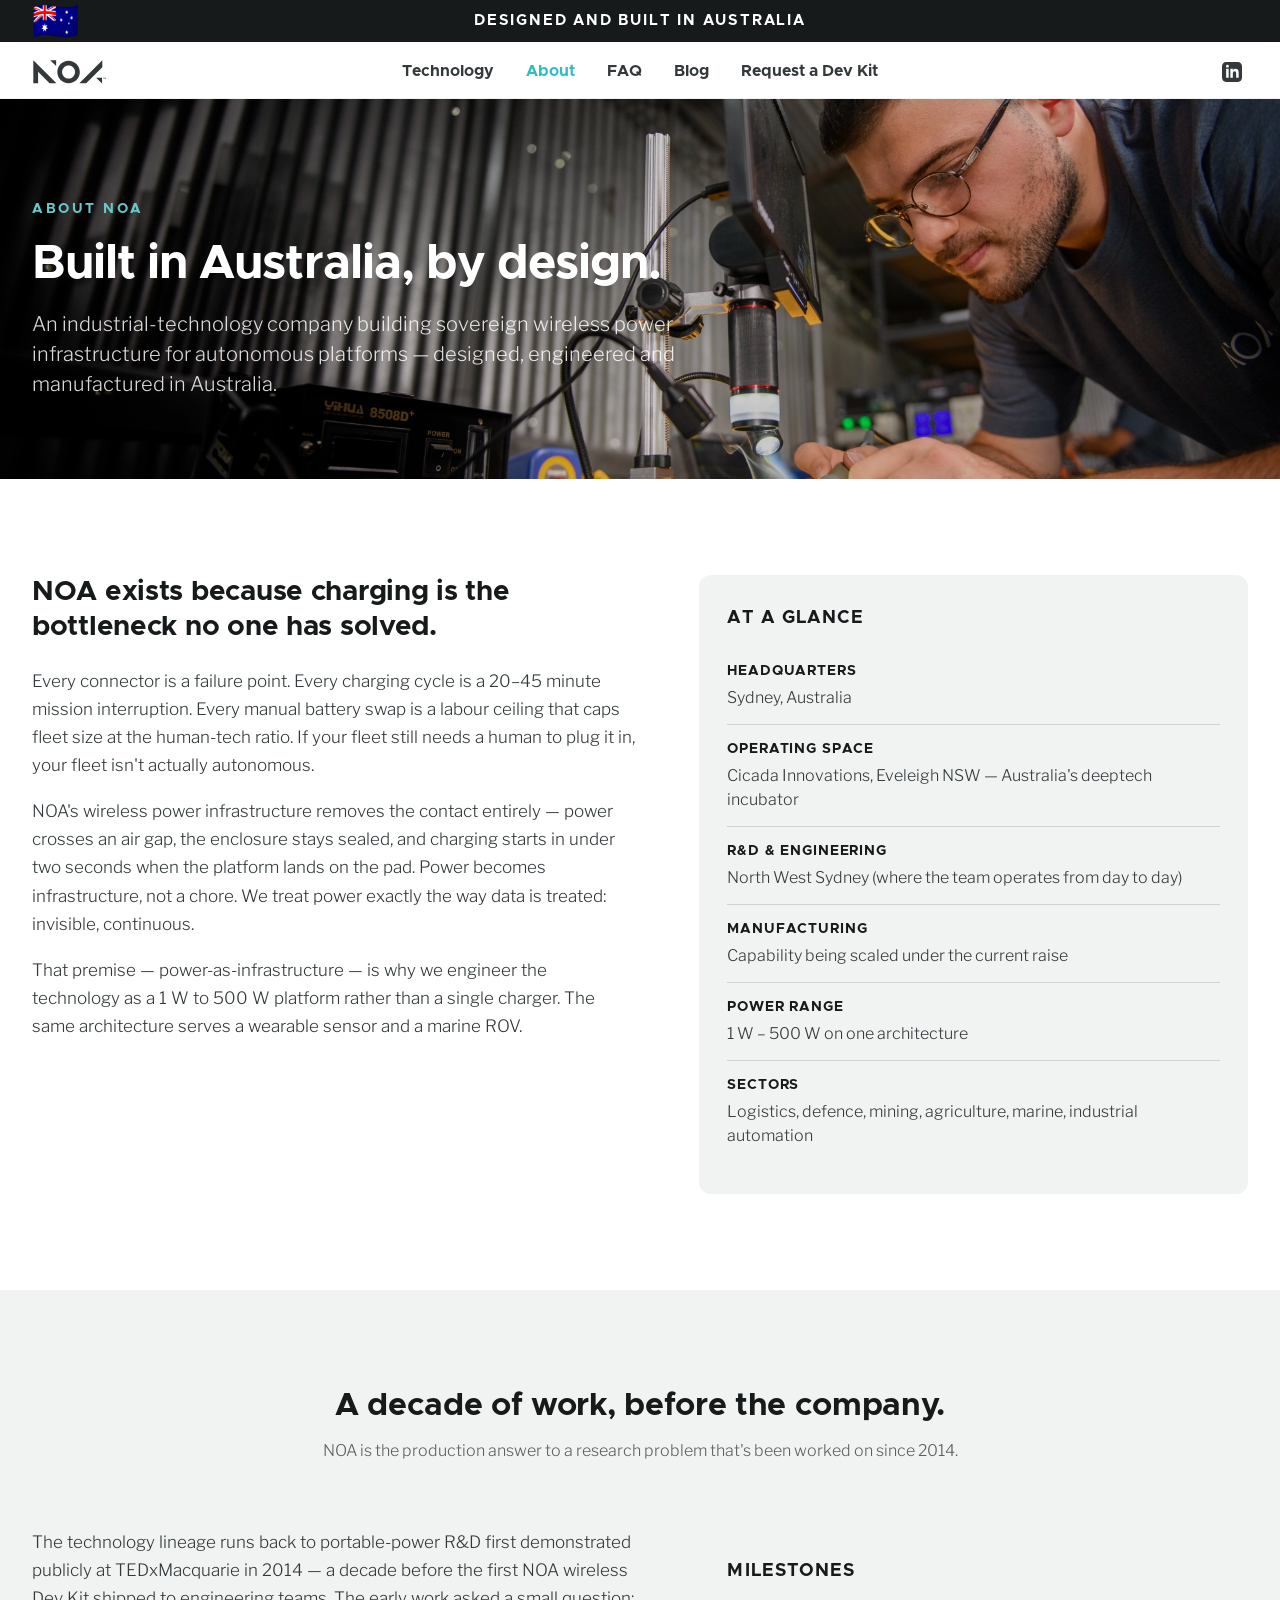
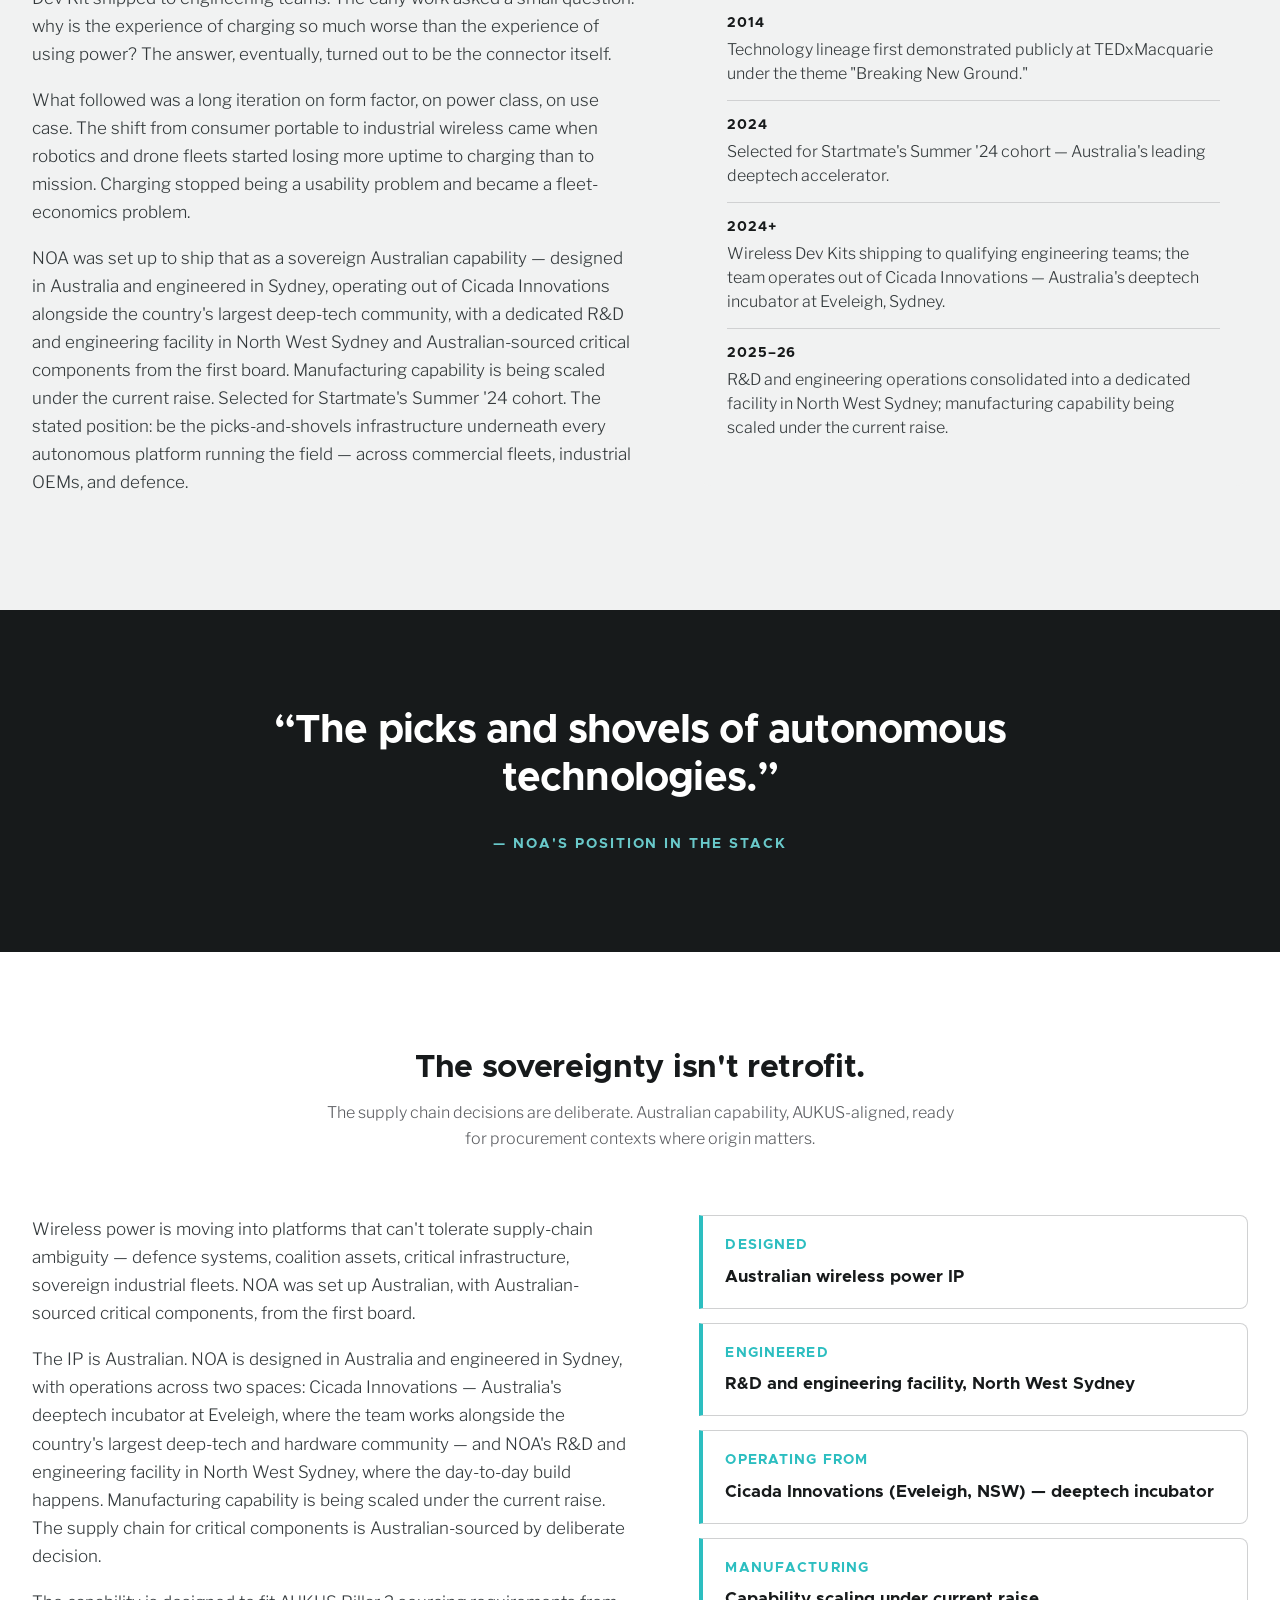
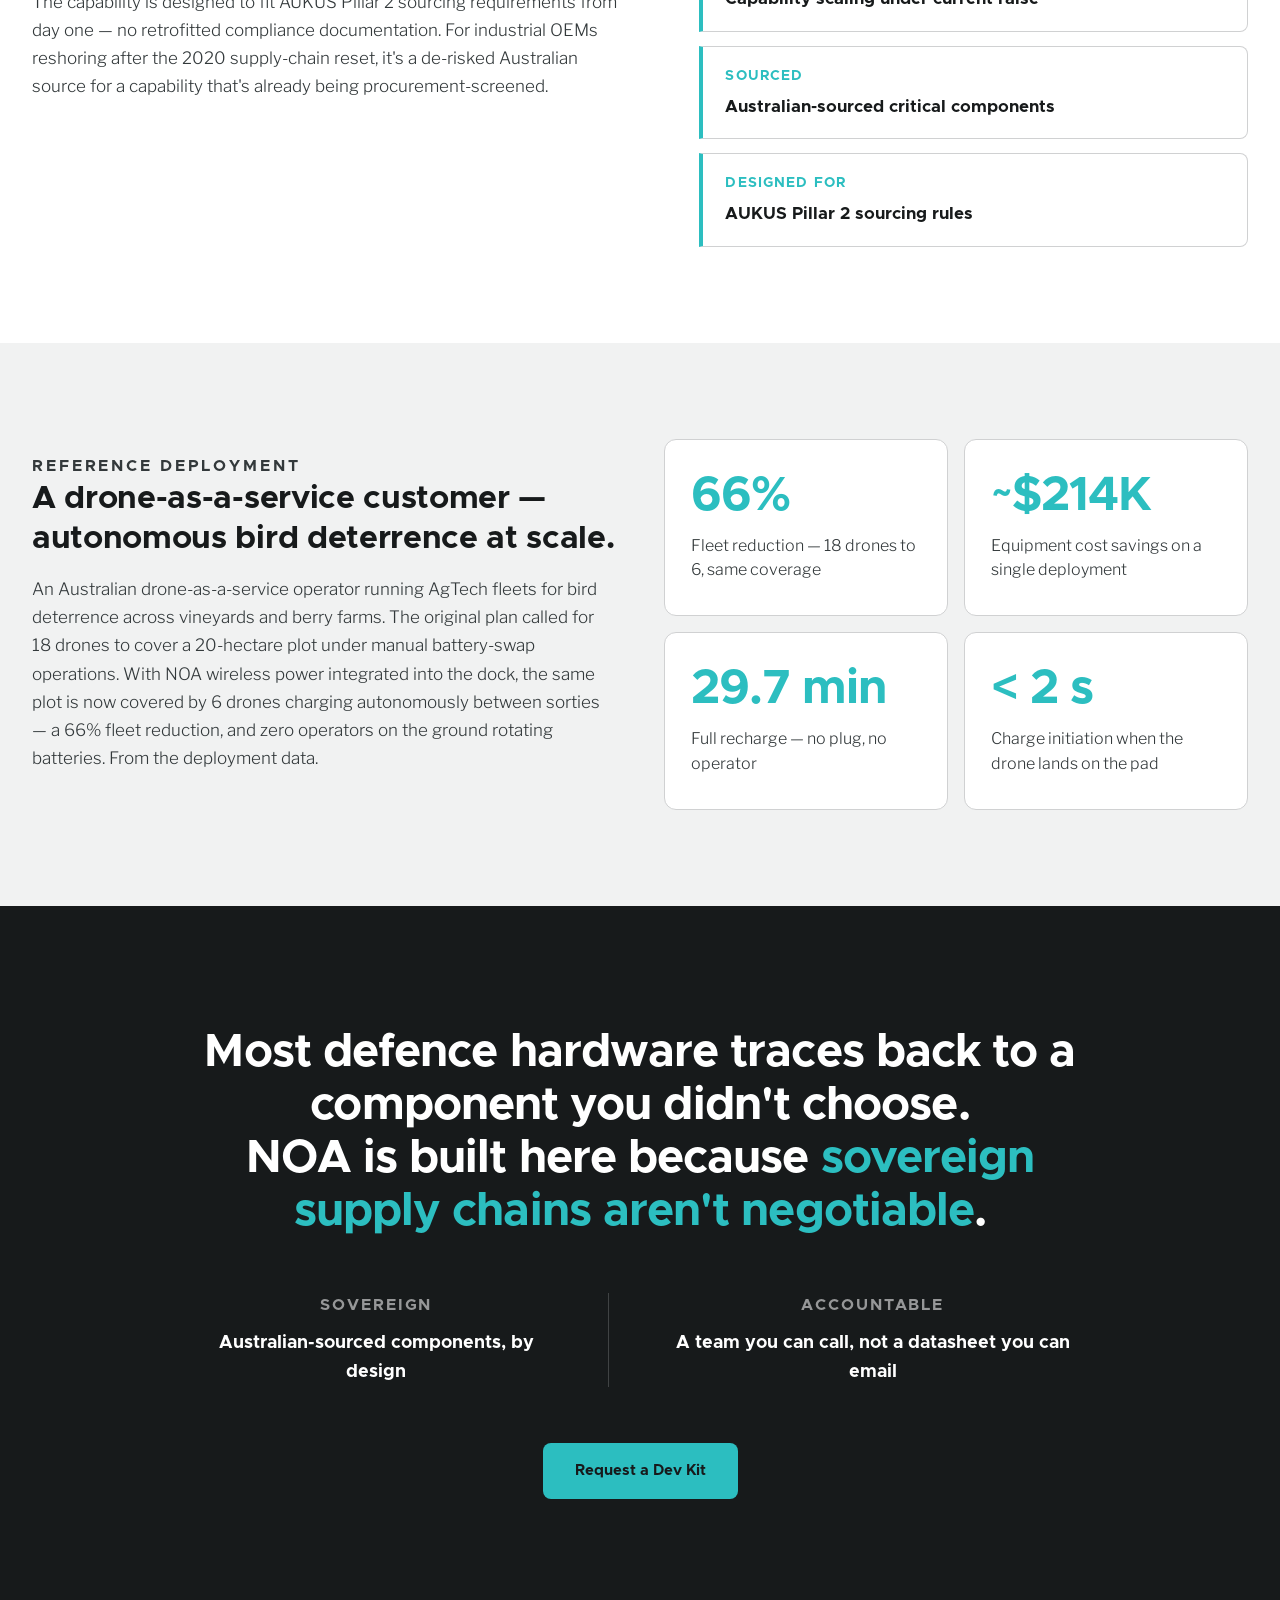
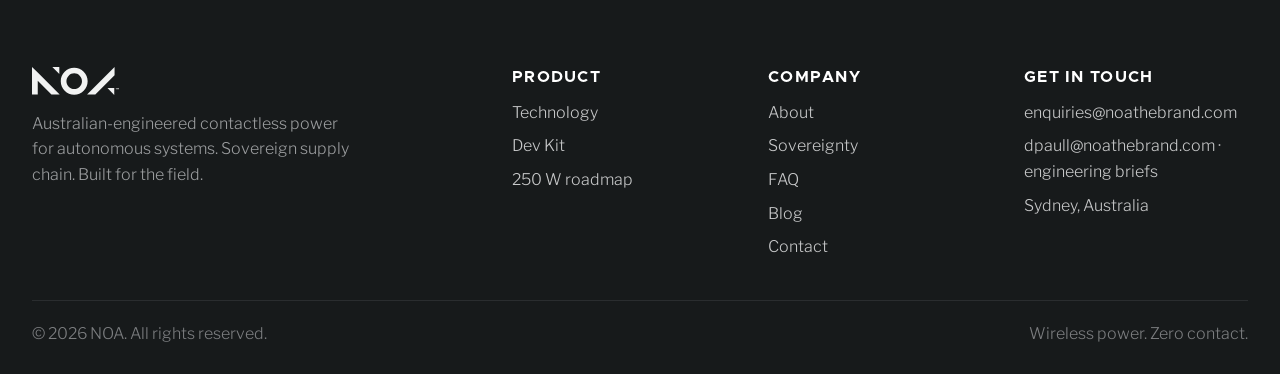
<file: about.html>
<!doctype html>
<html lang="en">
<head>
<meta charset="utf-8" />
<meta name="viewport" content="width=device-width, initial-scale=1" />
<title>About — NOA</title>
<meta name="description" content="NOA is an Australian industrial-technology company building sovereign wireless power infrastructure for autonomous platforms. Designed, engineered and manufactured in Australia." />

<meta property="og:title" content="About NOA" />
<meta property="og:description" content="Australian-engineered wireless power infrastructure for autonomous platforms. Sovereign supply chain. A decade of portable-power work, productised." />
<meta property="og:type" content="website" />
<meta name="twitter:card" content="summary_large_image" />
<link rel="icon" type="image/svg+xml" href="assets/logo.svg" />

<link rel="preconnect" href="https://fonts.googleapis.com">
<link rel="preconnect" href="https://fonts.gstatic.com" crossorigin>
<link href="https://fonts.googleapis.com/css2?family=Libre+Franklin:wght@300&display=swap" rel="stylesheet">
<link rel="stylesheet" href="assets/site.css" />

<style>
/* ============ about.html — page-specific ============ */

/* Story / two-column */
.story{
  display: grid;
  grid-template-columns: 1.1fr 1fr;
  gap: 64px;
  align-items: start;
}
.story__lead{
  font-family: var(--font-head);
  font-weight: 700;
  font-size: 28px;
  line-height: 1.25;
  color: var(--c-ink);
  margin: 0 0 22px;
  letter-spacing: -0.01em;
}
.story p{
  font-size: 17px;
  line-height: 1.65;
  color: var(--c-charcoal);
  margin: 0 0 18px;
}
.story-side{
  background: var(--c-fog);
  border-radius: 12px;
  padding: 32px 28px;
}
.story-side h3{
  font-size: 18px;
  margin: 0 0 16px;
  text-transform: uppercase;
  letter-spacing: 0.06em;
  color: var(--c-ink);
}
.story-side ul{ list-style: none; padding: 0; margin: 0; }
.story-side li{
  padding: 14px 0;
  border-bottom: 1px solid var(--c-iron);
  font-size: 16px;
  line-height: 1.5;
  color: var(--c-charcoal);
}
.story-side li:last-child{ border-bottom: 0; }
.story-side strong{
  display: block;
  font-family: var(--font-head);
  font-weight: 700;
  color: var(--c-ink);
  font-size: 14px;
  text-transform: uppercase;
  letter-spacing: 0.06em;
  margin-bottom: 4px;
}

/* Founders */
.founders{
  display: grid;
  grid-template-columns: 1fr 1fr;
  gap: 32px;
}
.founder-card{
  background: var(--c-white);
  border: 1px solid var(--c-iron);
  border-radius: 12px;
  padding: 32px 26px;
}
.founder-card__role{
  font-family: var(--font-head);
  font-weight: 700;
  font-size: 12px;
  letter-spacing: 0.18em;
  text-transform: uppercase;
  color: var(--c-mid);
  margin: 0 0 14px;
}
.founder-card h3{
  font-size: 26px;
  margin: 0 0 16px;
  color: var(--c-ink);
}
.founder-card p{
  font-size: 16px;
  line-height: 1.6;
  color: var(--c-charcoal);
  margin: 0 0 12px;
}

/* Pull quote */
.quote{
  background: var(--c-ink);
  color: #ffffff;
  padding: 96px 32px;
  text-align: center;
}
.quote__inner{ max-width: 880px; margin: 0 auto; }
.quote blockquote{
  font-family: var(--font-head);
  font-weight: 700;
  font-size: 40px;
  line-height: 1.2;
  letter-spacing: -0.02em;
  color: #ffffff;
  margin: 0 0 28px;
}
.quote blockquote::before{ content: "\201C"; }
.quote blockquote::after{ content: "\201D"; }
.quote cite{
  font-family: var(--font-head);
  font-weight: 700;
  font-size: 14px;
  letter-spacing: 0.14em;
  text-transform: uppercase;
  color: var(--c-teal-soft);
  font-style: normal;
}

/* Sovereignty grid (re-styled for white bg here) */
.sov-cols{
  display: grid;
  grid-template-columns: 1.1fr 1fr;
  gap: 64px;
  align-items: start;
}
.sov-cols p{
  font-size: 17px;
  line-height: 1.65;
  color: var(--c-charcoal);
  margin: 0 0 18px;
}
.sov-pillars{
  display: grid;
  grid-template-columns: 1fr;
  gap: 14px;
}
.sov-pillar{
  background: var(--c-white);
  border: 1px solid var(--c-iron);
  border-left: 4px solid var(--c-teal);
  padding: 18px 22px;
  border-radius: 0 8px 8px 0;
}
.sov-pillar strong{
  display: block;
  font-family: var(--font-head);
  font-weight: 700;
  font-size: 14px;
  letter-spacing: 0.08em;
  text-transform: uppercase;
  color: var(--c-teal);
  margin-bottom: 6px;
}
.sov-pillar span{
  font-family: var(--font-head);
  font-weight: 700;
  font-size: 17px;
  color: var(--c-ink);
}

/* Case study */
.case{
  display: grid;
  grid-template-columns: 1fr 1fr;
  gap: 48px;
  align-items: center;
}
.case h2{ font-size: 32px; margin: 0 0 16px; }
.case__intro{
  font-size: 17px;
  line-height: 1.65;
  color: var(--c-charcoal);
  margin: 0 0 24px;
}
.case-stats{
  display: grid;
  grid-template-columns: 1fr 1fr;
  gap: 16px;
}
.case-stat{
  background: var(--c-white);
  border: 1px solid var(--c-iron);
  border-radius: 12px;
  padding: 32px 26px;
}
.case-stat__value{
  font-family: var(--font-head);
  font-weight: 700;
  font-size: 48px;
  line-height: 1;
  color: var(--c-teal);
  margin: 0 0 14px;
  letter-spacing: -0.02em;
}
.case-stat__label{
  font-size: 16px;
  line-height: 1.55;
  color: var(--c-charcoal);
  margin: 0;
}

/* CTA closer */
.cta-band{
  background: var(--c-fog);
  padding: 80px 32px;
  text-align: center;
}
.cta-band__inner{ max-width: 720px; margin: 0 auto; }
.cta-band h2{ font-size: 32px; margin: 0 0 16px; }
.cta-band p{ font-size: 18px; color: var(--c-mid); margin: 0 0 32px; }
.cta-band .btn{ padding: 16px 28px; }

@media (max-width: 980px){
  .story{ grid-template-columns: 1fr; gap: 32px; }
  .founders{ grid-template-columns: 1fr; }
  .sov-cols{ grid-template-columns: 1fr; gap: 32px; }
  .case{ grid-template-columns: 1fr; gap: 32px; }
}
@media (max-width: 768px){
  .story__lead{ font-size: 22px; }
  .quote{ padding: 64px 20px; }
  .quote blockquote{ font-size: 26px; }
}
</style>
</head>
<body>

<!-- ============ TOPBAR ============ -->
<div class="topbar">
  <div class="ticker" aria-label="Announcements">
    <div class="ticker__inner" id="ticker">
      <span class="ticker__flag" aria-hidden="true">🇦🇺</span>
      <div class="ticker__item is-active">Designed and built in Australia</div>
      <div class="ticker__item">Sovereign capability for AUKUS partners</div>
    </div>
  </div>
  <header class="site-header">
    <div class="site-header__inner">
      <a href="index.html" class="site-header__logo" aria-label="NOA home">
        <img src="assets/logo.svg" alt="NOA" />
      </a>
      <nav class="site-nav" aria-label="Primary">
        <a href="tech.html">Technology</a>
        <a href="about.html" aria-current="page">About</a>
        <a href="faq.html">FAQ</a>
        <a href="blog.html">Blog</a>
        <a href="contact.html">Request a Dev Kit</a>
      </nav>
      <div class="site-header__social">
        <a href="https://au.linkedin.com/company/noathebrand" target="_blank" rel="noopener" aria-label="NOA on LinkedIn">
          <svg viewBox="0 0 24 24" aria-hidden="true" fill="currentColor"><path d="M19 0h-14c-2.761 0-5 2.239-5 5v14c0 2.761 2.239 5 5 5h14c2.762 0 5-2.239 5-5v-14c0-2.761-2.238-5-5-5zm-11 19h-3v-11h3v11zm-1.5-12.268c-.966 0-1.75-.79-1.75-1.764s.784-1.764 1.75-1.764 1.75.79 1.75 1.764-.783 1.764-1.75 1.764zm13.5 12.268h-3v-5.604c0-3.368-4-3.113-4 0v5.604h-3v-11h3v1.765c1.396-2.586 7-2.777 7 2.476v6.759z"/></svg>
        </a>
      </div>
    </div>
  </header>
</div>

<!-- ============ PAGE HERO ============ -->
<section class="page-hero page-hero--about">
  <div class="page-hero__inner">
    <span class="page-hero__eyebrow">About NOA</span>
    <h1>Built in Australia, by design.</h1>
    <p class="page-hero__sub">An industrial-technology company building sovereign wireless power infrastructure for autonomous platforms — designed, engineered and manufactured in Australia.</p>
  </div>
</section>

<!-- ============ STORY ============ -->
<section class="section" aria-labelledby="story-h">
  <div class="section__inner">
    <div class="story">
      <div>
        <h2 id="story-h" class="story__lead">NOA exists because charging is the bottleneck no one has solved.</h2>
        <p>Every connector is a failure point. Every charging cycle is a 20–45 minute mission interruption. Every manual battery swap is a labour ceiling that caps fleet size at the human-tech ratio. If your fleet still needs a human to plug it in, your fleet isn't actually autonomous.</p>
        <p>NOA's wireless power infrastructure removes the contact entirely — power crosses an air gap, the enclosure stays sealed, and charging starts in under two seconds when the platform lands on the pad. Power becomes infrastructure, not a chore. We treat power exactly the way data is treated: invisible, continuous.</p>
        <p>That premise — power-as-infrastructure — is why we engineer the technology as a 1&nbsp;W to 500&nbsp;W platform rather than a single charger. The same architecture serves a wearable sensor and a marine ROV.</p>
      </div>
      <aside class="story-side" aria-label="Company at a glance">
        <h3>At a glance</h3>
        <ul>
          <li><strong>Headquarters</strong>Sydney, Australia</li>
          <li><strong>Operating space</strong>Cicada Innovations, Eveleigh NSW — Australia's deeptech incubator</li>
          <li><strong>R&amp;D &amp; engineering</strong>North West Sydney (where the team operates from day to day)</li>
          <li><strong>Manufacturing</strong>Capability being scaled under the current raise</li>
          <li><strong>Power range</strong>1&nbsp;W – 500&nbsp;W on one architecture</li>
          <li><strong>Sectors</strong>Logistics, defence, mining, agriculture, marine, industrial automation</li>
        </ul>
      </aside>
    </div>
  </div>
</section>

<!-- ============ ORIGINS ============ -->
<section class="section section--alt" aria-labelledby="origins-h">
  <div class="section__inner">
    <div class="section__head">
      <h2 id="origins-h">A decade of work, before the company.</h2>
      <p>NOA is the production answer to a research problem that's been worked on since 2014.</p>
    </div>

    <div class="story">
      <div>
        <p>The technology lineage runs back to portable-power R&amp;D first demonstrated publicly at TEDxMacquarie in 2014 — a decade before the first NOA wireless Dev Kit shipped to engineering teams. The early work asked a small question: why is the experience of charging so much worse than the experience of using power? The answer, eventually, turned out to be the connector itself.</p>
        <p>What followed was a long iteration on form factor, on power class, on use case. The shift from consumer portable to industrial wireless came when robotics and drone fleets started losing more uptime to charging than to mission. Charging stopped being a usability problem and became a fleet-economics problem.</p>
        <p>NOA was set up to ship that as a sovereign Australian capability — designed in Australia and engineered in Sydney, operating out of Cicada Innovations alongside the country's largest deep-tech community, with a dedicated R&amp;D and engineering facility in North West Sydney and Australian-sourced critical components from the first board. Manufacturing capability is being scaled under the current raise. Selected for Startmate's Summer '24 cohort. The stated position: be the picks-and-shovels infrastructure underneath every autonomous platform running the field — across commercial fleets, industrial OEMs, and defence.</p>
      </div>
      <aside class="story-side" aria-label="Milestones">
        <h3>Milestones</h3>
        <ul>
          <li><strong>2014</strong>Technology lineage first demonstrated publicly at TEDxMacquarie under the theme "Breaking New Ground."</li>
          <li><strong>2024</strong>Selected for Startmate's Summer '24 cohort — Australia's leading deeptech accelerator.</li>
          <li><strong>2024+</strong>Wireless Dev Kits shipping to qualifying engineering teams; the team operates out of Cicada Innovations — Australia's deeptech incubator at Eveleigh, Sydney.</li>
          <li><strong>2025–26</strong>R&amp;D and engineering operations consolidated into a dedicated facility in North West Sydney; manufacturing capability being scaled under the current raise.</li>
        </ul>
      </aside>
    </div>
  </div>
</section>

<!-- ============ QUOTE ============ -->
<section class="quote" aria-label="Company positioning">
  <div class="quote__inner">
    <blockquote>The picks and shovels of autonomous technologies.</blockquote>
    <cite>— NOA's position in the stack</cite>
  </div>
</section>

<!-- ============ SOVEREIGNTY ============ -->
<section class="section" id="sovereignty" aria-labelledby="sov-h">
  <div class="section__inner">
    <div class="section__head">
      <h2 id="sov-h">The sovereignty isn't retrofit.</h2>
      <p>The supply chain decisions are deliberate. Australian capability, AUKUS-aligned, ready for procurement contexts where origin matters.</p>
    </div>

    <div class="sov-cols">
      <div>
        <p>Wireless power is moving into platforms that can't tolerate supply-chain ambiguity — defence systems, coalition assets, critical infrastructure, sovereign industrial fleets. NOA was set up Australian, with Australian-sourced critical components, from the first board.</p>
        <p>The IP is Australian. NOA is designed in Australia and engineered in Sydney, with operations across two spaces: Cicada Innovations — Australia's deeptech incubator at Eveleigh, where the team works alongside the country's largest deep-tech and hardware community — and NOA's R&amp;D and engineering facility in North West Sydney, where the day-to-day build happens. Manufacturing capability is being scaled under the current raise. The supply chain for critical components is Australian-sourced by deliberate decision.</p>
        <p>The capability is designed to fit AUKUS Pillar 2 sourcing requirements from day one — no retrofitted compliance documentation. For industrial OEMs reshoring after the 2020 supply-chain reset, it's a de-risked Australian source for a capability that's already being procurement-screened.</p>
      </div>
      <div class="sov-pillars" aria-label="Sovereignty pillars">
        <div class="sov-pillar"><strong>Designed</strong><span>Australian wireless power IP</span></div>
        <div class="sov-pillar"><strong>Engineered</strong><span>R&amp;D and engineering facility, North West Sydney</span></div>
        <div class="sov-pillar"><strong>Operating from</strong><span>Cicada Innovations (Eveleigh, NSW) — deeptech incubator</span></div>
        <div class="sov-pillar"><strong>Manufacturing</strong><span>Capability scaling under current raise</span></div>
        <div class="sov-pillar"><strong>Sourced</strong><span>Australian-sourced critical components</span></div>
        <div class="sov-pillar"><strong>Designed for</strong><span>AUKUS Pillar 2 sourcing rules</span></div>
      </div>
    </div>
  </div>
</section>

<!-- ============ CASE STUDY ============ -->
<section class="section section--alt" aria-labelledby="case-h">
  <div class="section__inner">
    <div class="case">
      <div>
        <span class="eyebrow">Reference deployment</span>
        <h2 id="case-h">A drone-as-a-service customer — autonomous bird deterrence at scale.</h2>
        <p class="case__intro">An Australian drone-as-a-service operator running AgTech fleets for bird deterrence across vineyards and berry farms. The original plan called for 18 drones to cover a 20-hectare plot under manual battery-swap operations. With NOA wireless power integrated into the dock, the same plot is now covered by 6 drones charging autonomously between sorties — a 66% fleet reduction, and zero operators on the ground rotating batteries. From the deployment data.</p>
      </div>
      <div class="case-stats">
        <div class="case-stat">
          <div class="case-stat__value">66%</div>
          <p class="case-stat__label">Fleet reduction — 18 drones to 6, same coverage</p>
        </div>
        <div class="case-stat">
          <div class="case-stat__value">~$214K</div>
          <p class="case-stat__label">Equipment cost savings on a single deployment</p>
        </div>
        <div class="case-stat">
          <div class="case-stat__value">29.7 min</div>
          <p class="case-stat__label">Full recharge — no plug, no operator</p>
        </div>
        <div class="case-stat">
          <div class="case-stat__value">&lt; 2 s</div>
          <p class="case-stat__label">Charge initiation when the drone lands on the pad</p>
        </div>
      </div>
    </div>
  </div>
</section>

<!-- ============ CTA CLOSER ============ -->
<section class="closer" id="close" aria-labelledby="closer-h">
  <div class="closer__inner">
    <h2 id="closer-h" class="closer__head">Most defence hardware traces back to a component you didn't choose.<br>NOA is built here because <span class="accent">sovereign supply chains aren't negotiable</span>.</h2>
    <div class="closer__pillars">
      <div class="closer__pillar">
        <span class="closer__pillar-label">Sovereign</span>
        <span class="closer__pillar-text">Australian-sourced components, by design</span>
      </div>
      <div class="closer__divider" aria-hidden="true"></div>
      <div class="closer__pillar">
        <span class="closer__pillar-label">Accountable</span>
        <span class="closer__pillar-text">A team you can call, not a datasheet you can email</span>
      </div>
    </div>
    <a href="contact.html" class="btn">Request a Dev Kit</a>
  </div>
</section>

<!-- ============ FOOTER ============ -->
<footer class="site-footer">
  <div class="site-footer__inner">
    <div class="site-footer__brand">
      <img src="assets/NOA-Logo-White.svg" alt="NOA" />
      <p>Australian-engineered contactless power for autonomous systems. Sovereign supply chain. Built for the field.</p>
    </div>
    <div>
      <h4>Product</h4>
      <ul>
        <li><a href="tech.html">Technology</a></li>
        <li><a href="contact.html">Dev Kit</a></li>
        <li><a href="tech.html#roadmap">250&nbsp;W roadmap</a></li>
      </ul>
    </div>
    <div>
      <h4>Company</h4>
      <ul>
        <li><a href="about.html">About</a></li>
        <li><a href="about.html#sovereignty">Sovereignty</a></li>
        <li><a href="faq.html">FAQ</a></li>
        <li><a href="blog.html">Blog</a></li>
        <li><a href="contact.html">Contact</a></li>
      </ul>
    </div>
    <div>
      <h4>Get in touch</h4>
      <ul>
        <li><a href="mailto:enquiries@noathebrand.com">enquiries@noathebrand.com</a></li>
        <li><a href="mailto:dpaull@noathebrand.com">dpaull@noathebrand.com</a> · engineering briefs</li>
        <li>Sydney, Australia</li>
      </ul>
    </div>
  </div>
  <div class="site-footer__bottom">
    <span>© 2026 NOA. All rights reserved.</span>
    <span>Wireless power. Zero contact.</span>
  </div>
</footer>

<script>
(function(){
  var items = document.querySelectorAll('.ticker__item');
  if(items.length < 2) return;
  var i = 0;
  var paused = false;
  var rail = document.getElementById('ticker');
  if(rail){
    rail.addEventListener('mouseenter', function(){ paused = true; });
    rail.addEventListener('mouseleave', function(){ paused = false; });
  }
  setInterval(function(){
    if(paused) return;
    items[i].classList.remove('is-active');
    i = (i + 1) % items.length;
    items[i].classList.add('is-active');
  }, 5000);
})();
</script>

</body>
</html>
</file>
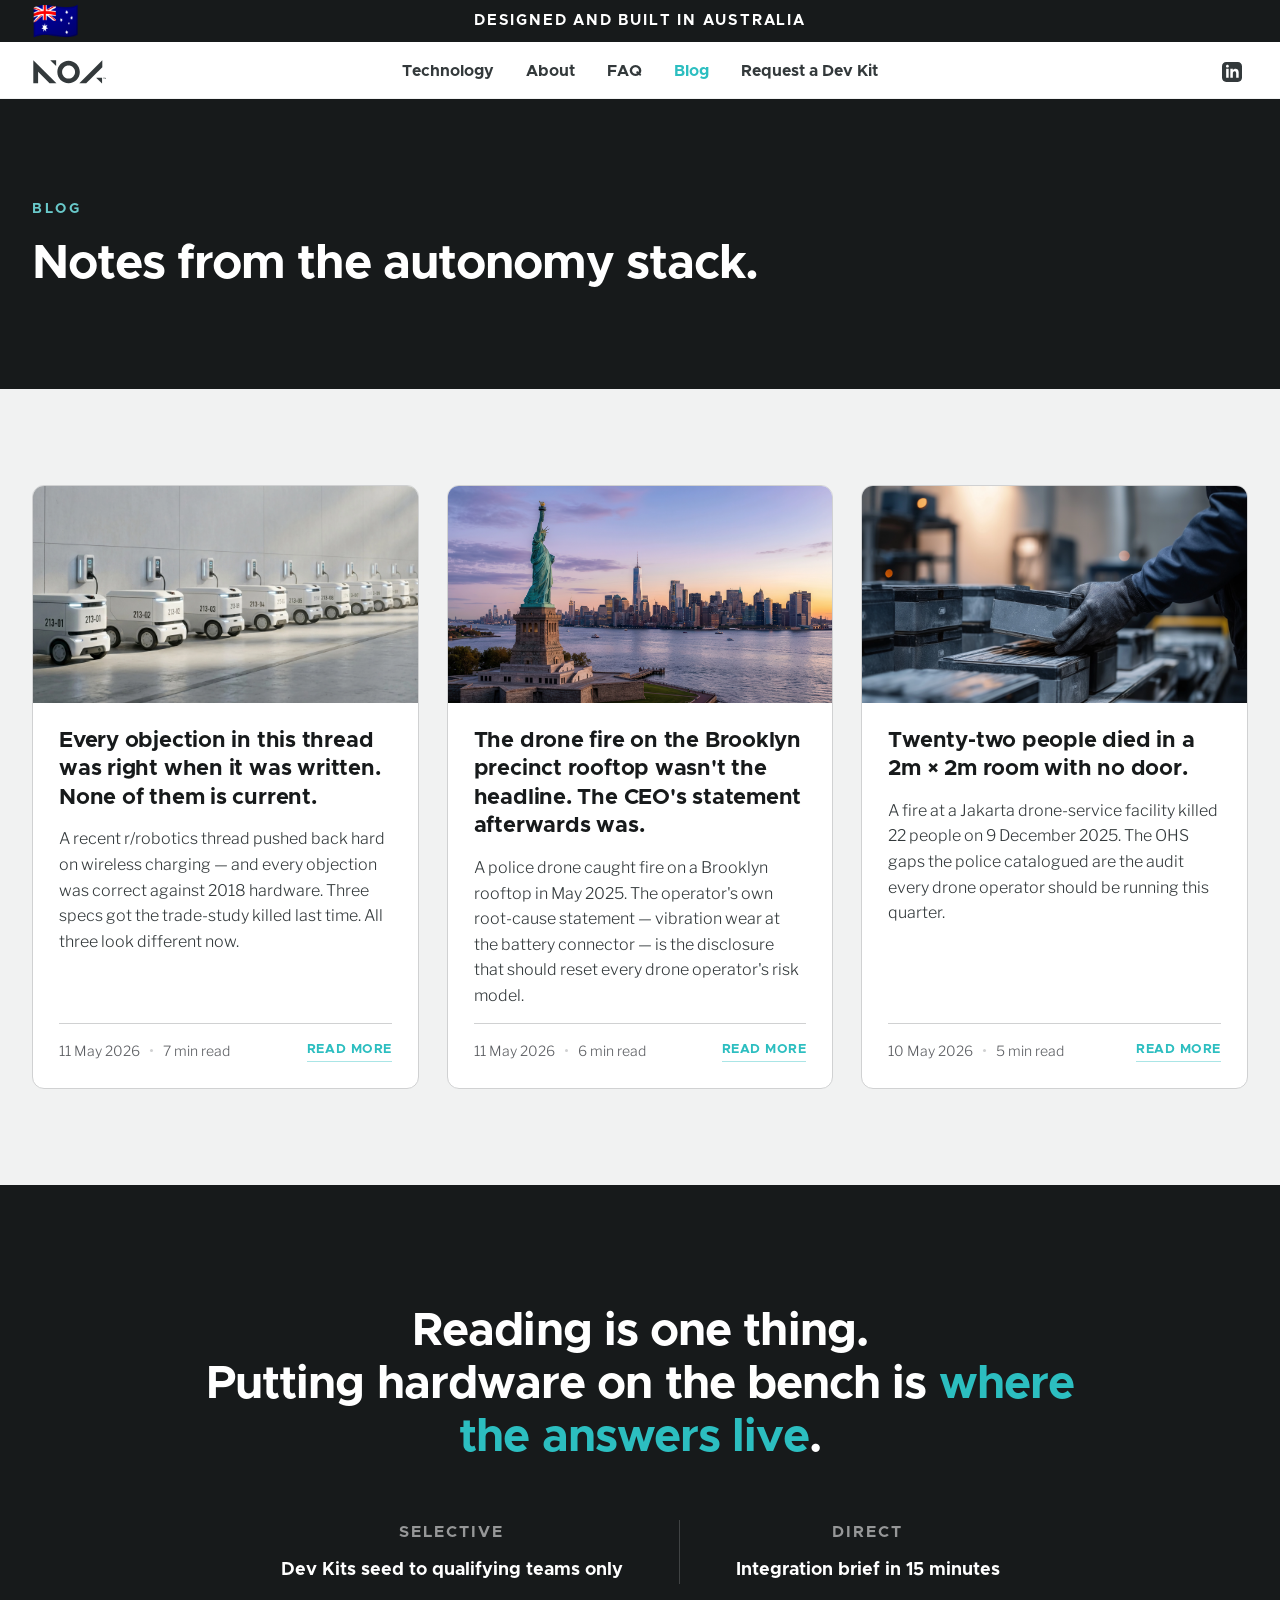
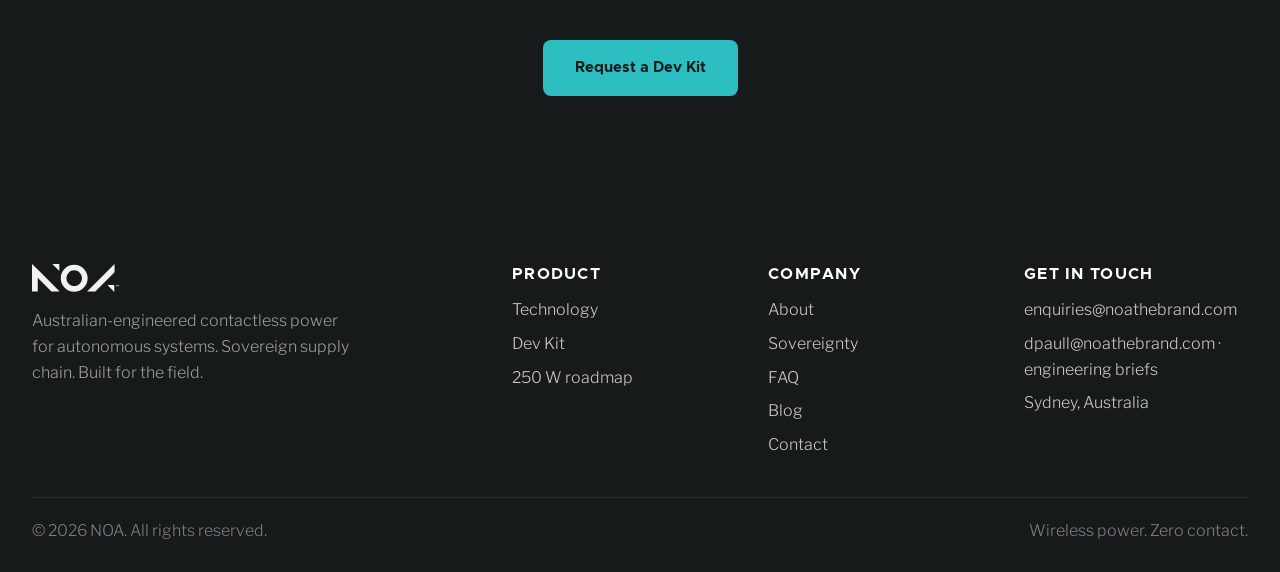
<file: blog.html>
<!doctype html>
<html lang="en">
<head>
<meta charset="utf-8" />
<meta name="viewport" content="width=device-width, initial-scale=1" />
<title>Blog — NOA</title>
<meta name="description" content="NOA blog — engineering, procurement and strategic context on contactless wireless power for autonomous platforms." />

<meta property="og:title" content="NOA — Blog" />
<meta property="og:description" content="Engineering, procurement and strategic context on contactless wireless power for autonomous platforms." />
<meta property="og:type" content="website" />
<meta name="twitter:card" content="summary_large_image" />
<link rel="icon" type="image/svg+xml" href="assets/logo.svg" />
<script src="assets/staging-detect.js"></script>

<link rel="preconnect" href="https://fonts.googleapis.com">
<link rel="preconnect" href="https://fonts.gstatic.com" crossorigin>
<link href="https://fonts.googleapis.com/css2?family=Libre+Franklin:wght@300&display=swap" rel="stylesheet">
<link rel="stylesheet" href="assets/site.css" />

<style>
/* ============ blog.html — page-specific ============ */

/* Posts grid */
.blog-grid{
  display: grid;
  grid-template-columns: repeat(3, 1fr);
  gap: 28px;
  max-width: var(--container);
  margin: 0 auto;
}
.blog-card{
  background: var(--c-white);
  border: 1px solid var(--c-iron);
  border-radius: 12px;
  overflow: hidden;
  display: flex;
  flex-direction: column;
  transition: border-color 0.15s ease, box-shadow 0.15s ease, transform 0.15s ease;
}
.blog-card:hover{
  border-color: var(--c-teal);
  box-shadow: 0 4px 14px rgba(0,0,0,0.08);
  transform: translateY(-2px);
}
.blog-card__link{
  display: flex;
  flex-direction: column;
  height: 100%;
}
.blog-card__media{
  aspect-ratio: 16 / 9;
  background-color: var(--c-fog);
  background-size: cover;
  background-position: center;
  background-repeat: no-repeat;
}
.blog-card__body{
  padding: 24px 26px 26px;
  display: flex;
  flex-direction: column;
  gap: 14px;
  flex: 1;
}
.blog-card__title{
  font-family: var(--font-head);
  font-weight: 700;
  font-size: 22px;
  line-height: 1.3;
  color: var(--c-ink);
  margin: 0;
  letter-spacing: -0.01em;
}
.blog-card__excerpt{
  font-size: 16px;
  line-height: 1.6;
  color: var(--c-charcoal);
  margin: 0;
  flex: 1;
}
.blog-card__meta{
  display: flex;
  align-items: center;
  gap: 10px;
  font-size: 14px;
  color: var(--c-mid);
  margin-top: auto;
  padding-top: 16px;
  border-top: 1px solid var(--c-iron);
}
.blog-card__meta-dot{
  width: 3px;
  height: 3px;
  border-radius: 50%;
  background: var(--c-iron);
}
.blog-card__more{
  margin-left: auto;
  font-family: var(--font-head);
  font-weight: 700;
  font-size: 13px;
  letter-spacing: 0.04em;
  text-transform: uppercase;
  color: var(--c-teal);
  border-bottom: 1px solid rgba(44, 190, 192, 0.4);
  padding-bottom: 1px;
  transition: border-bottom-color 0.15s ease;
}
.blog-card:hover .blog-card__more{
  border-bottom-color: var(--c-teal);
}

/* DRAFT chip — only shows on cards with data-draft="true" (staging only) */
.blog-card[data-draft="true"] .blog-card__media{
  position: relative;
}
.blog-card[data-draft="true"] .blog-card__media::after{
  content: "DRAFT";
  position: absolute;
  top: 12px;
  right: 12px;
  background: #f0a020;
  color: #1a1a1a;
  font-family: var(--font-head);
  font-weight: 700;
  font-size: 11px;
  letter-spacing: 0.16em;
  padding: 5px 11px;
  border-radius: 4px;
  z-index: 2;
  box-shadow: 0 1px 3px rgba(0,0,0,0.18);
}

/* Empty state — shown when no posts exist */
.blog-empty{
  max-width: 720px;
  margin: 0 auto;
  text-align: center;
  background: var(--c-white);
  border: 1px dashed var(--c-iron);
  border-radius: 12px;
  padding: 64px 32px;
}
.blog-empty__eyebrow{
  display: block;
  margin-bottom: 18px;
  color: var(--c-teal);
}
.blog-empty h3{
  font-size: 26px;
  line-height: 1.25;
  letter-spacing: -0.01em;
  margin: 0 0 14px;
}
.blog-empty p{
  font-size: 16px;
  line-height: 1.65;
  color: var(--c-mid);
  margin: 0 0 24px;
  max-width: 520px;
  margin-left: auto;
  margin-right: auto;
}
.blog-empty .btn{
  width: auto;
  padding: 14px 22px;
  font-size: 15px;
}

@media (max-width: 1024px){
  .blog-grid{ grid-template-columns: repeat(2, 1fr); }
}
@media (max-width: 768px){
  .blog-grid{ grid-template-columns: 1fr; gap: 18px; }
  .blog-card__body{ padding: 20px 22px 22px; }
  .blog-card__title{ font-size: 20px; }
  .blog-empty{ padding: 48px 22px; }
  .blog-empty h3{ font-size: 22px; }
}
</style>
</head>
<body>

<!-- ============ TOPBAR ============ -->
<div class="topbar">
  <div class="ticker" aria-label="Announcements">
    <div class="ticker__inner" id="ticker">
      <span class="ticker__flag" aria-hidden="true">🇦🇺</span>
      <div class="ticker__item is-active">Designed and built in Australia</div>
      <div class="ticker__item">Sovereign capability for AUKUS partners</div>
    </div>
  </div>
  <header class="site-header">
    <div class="site-header__inner">
      <a href="index.html" class="site-header__logo" aria-label="NOA home">
        <img src="assets/logo.svg" alt="NOA" />
      </a>
      <nav class="site-nav" aria-label="Primary">
        <a href="tech.html">Technology</a>
        <a href="about.html">About</a>
        <a href="faq.html">FAQ</a>
        <a href="blog.html" aria-current="page">Blog</a>
        <a href="contact.html">Request a Dev Kit</a>
      </nav>
      <div class="site-header__social">
        <a href="https://au.linkedin.com/company/noathebrand" target="_blank" rel="noopener" aria-label="NOA on LinkedIn">
          <svg viewBox="0 0 24 24" aria-hidden="true" fill="currentColor"><path d="M19 0h-14c-2.761 0-5 2.239-5 5v14c0 2.761 2.239 5 5 5h14c2.762 0 5-2.239 5-5v-14c0-2.761-2.238-5-5-5zm-11 19h-3v-11h3v11zm-1.5-12.268c-.966 0-1.75-.79-1.75-1.764s.784-1.764 1.75-1.764 1.75.79 1.75 1.764-.783 1.764-1.75 1.764zm13.5 12.268h-3v-5.604c0-3.368-4-3.113-4 0v5.604h-3v-11h3v1.765c1.396-2.586 7-2.777 7 2.476v6.759z"/></svg>
        </a>
      </div>
    </div>
  </header>
</div>

<!-- ============ PAGE HERO ============ -->
<section class="page-hero">
  <div class="page-hero__inner">
    <span class="page-hero__eyebrow">Blog</span>
    <h1>Notes from the autonomy stack.</h1>
  </div>
</section>

<!-- ============ POSTS GRID ============ -->
<section class="section section--alt" aria-labelledby="posts-h">
  <div class="section__inner">
    <h2 id="posts-h" style="position:absolute;width:1px;height:1px;padding:0;margin:-1px;overflow:hidden;clip:rect(0,0,0,0);white-space:nowrap;border:0;">Posts</h2>

    <!-- Posts grid — append <article class="blog-card"> entries here, newest first -->
    <div class="blog-grid">
      <!-- POSTS_START -->

      <article class="blog-card">
        <a href="blog/not-your-robot-vacuums-wireless-charging.html" class="blog-card__link">
          <div class="blog-card__media" style="background-image: url('assets/Wired-Robotswebp.webp');" role="img" aria-label="Engineer's bench with a wired robot rig — the contact-charging era under examination"></div>
          <div class="blog-card__body">
            <h3 class="blog-card__title">Every objection in this thread was right when it was written. None of them is current.</h3>
            <p class="blog-card__excerpt">A recent r/robotics thread pushed back hard on wireless charging — and every objection was correct against 2018 hardware. Three specs got the trade-study killed last time. All three look different now.</p>
            <div class="blog-card__meta">
              <span>11 May 2026</span>
              <span class="blog-card__meta-dot" aria-hidden="true"></span>
              <span>7 min read</span>
              <span class="blog-card__more">Read more</span>
            </div>
          </div>
        </a>
      </article>

      <article class="blog-card">
        <a href="blog/brooklyn-drone-fire-first-known.html" class="blog-card__link">
          <div class="blog-card__media" style="background-image: url('assets/NY-Drone.webp');" role="img" aria-label="Police drone on a Brooklyn rooftop after a battery fire"></div>
          <div class="blog-card__body">
            <h3 class="blog-card__title">The drone fire on the Brooklyn precinct rooftop wasn't the headline. The CEO's statement afterwards was.</h3>
            <p class="blog-card__excerpt">A police drone caught fire on a Brooklyn rooftop in May 2025. The operator's own root-cause statement — vibration wear at the battery connector — is the disclosure that should reset every drone operator's risk model.</p>
            <div class="blog-card__meta">
              <span>11 May 2026</span>
              <span class="blog-card__meta-dot" aria-hidden="true"></span>
              <span>6 min read</span>
              <span class="blog-card__more">Read more</span>
            </div>
          </div>
        </a>
      </article>

      <article class="blog-card">
        <a href="blog/jakarta-fire-procurement-memo.html" class="blog-card__link">
          <div class="blog-card__media" style="background-image: url('assets/blog/jakarta-fire-hero.webp');" role="img" aria-label="Gloved worker handling lithium battery cases in an industrial storage area"></div>
          <div class="blog-card__body">
            <h3 class="blog-card__title">Twenty-two people died in a 2m × 2m room with no door.</h3>
            <p class="blog-card__excerpt">A fire at a Jakarta drone-service facility killed 22 people on 9 December 2025. The OHS gaps the police catalogued are the audit every drone operator should be running this quarter.</p>
            <div class="blog-card__meta">
              <span>10 May 2026</span>
              <span class="blog-card__meta-dot" aria-hidden="true"></span>
              <span>5 min read</span>
              <span class="blog-card__more">Read more</span>
            </div>
          </div>
        </a>
      </article>

      <!-- POSTS_END -->
    </div>
  </div>
</section>

<!-- ============ CTA CLOSER ============ -->
<section class="closer" id="close" aria-labelledby="closer-h">
  <div class="closer__inner">
    <h2 id="closer-h" class="closer__head">Reading is one thing.<br>Putting hardware on the bench is <span class="accent">where the answers live</span>.</h2>
    <div class="closer__pillars">
      <div class="closer__pillar">
        <span class="closer__pillar-label">Selective</span>
        <span class="closer__pillar-text">Dev Kits seed to qualifying teams only</span>
      </div>
      <div class="closer__divider" aria-hidden="true"></div>
      <div class="closer__pillar">
        <span class="closer__pillar-label">Direct</span>
        <span class="closer__pillar-text">Integration brief in 15 minutes</span>
      </div>
    </div>
    <a href="contact.html" class="btn">Request a Dev Kit</a>
  </div>
</section>

<!-- ============ FOOTER ============ -->
<footer class="site-footer">
  <div class="site-footer__inner">
    <div class="site-footer__brand">
      <img src="assets/NOA-Logo-White.svg" alt="NOA" />
      <p>Australian-engineered contactless power for autonomous systems. Sovereign supply chain. Built for the field.</p>
    </div>
    <div>
      <h4>Product</h4>
      <ul>
        <li><a href="tech.html">Technology</a></li>
        <li><a href="contact.html">Dev Kit</a></li>
        <li><a href="tech.html#roadmap">250&nbsp;W roadmap</a></li>
      </ul>
    </div>
    <div>
      <h4>Company</h4>
      <ul>
        <li><a href="about.html">About</a></li>
        <li><a href="about.html#sovereignty">Sovereignty</a></li>
        <li><a href="faq.html">FAQ</a></li>
        <li><a href="blog.html">Blog</a></li>
        <li><a href="contact.html">Contact</a></li>
      </ul>
    </div>
    <div>
      <h4>Get in touch</h4>
      <ul>
        <li><a href="mailto:enquiries@noathebrand.com">enquiries@noathebrand.com</a></li>
        <li><a href="mailto:dpaull@noathebrand.com">dpaull@noathebrand.com</a> · engineering briefs</li>
        <li>Sydney, Australia</li>
      </ul>
    </div>
  </div>
  <div class="site-footer__bottom">
    <span>© 2026 NOA. All rights reserved.</span>
    <span>Wireless power. Zero contact.</span>
  </div>
</footer>

<script>
/* Ticker */
(function(){
  var items = document.querySelectorAll('.ticker__item');
  if(items.length < 2) return;
  var i = 0;
  var paused = false;
  var rail = document.getElementById('ticker');
  if(rail){
    rail.addEventListener('mouseenter', function(){ paused = true; });
    rail.addEventListener('mouseleave', function(){ paused = false; });
  }
  setInterval(function(){
    if(paused) return;
    items[i].classList.remove('is-active');
    i = (i + 1) % items.length;
    items[i].classList.add('is-active');
  }, 5000);
})();
</script>

</body>
</html>
</file>
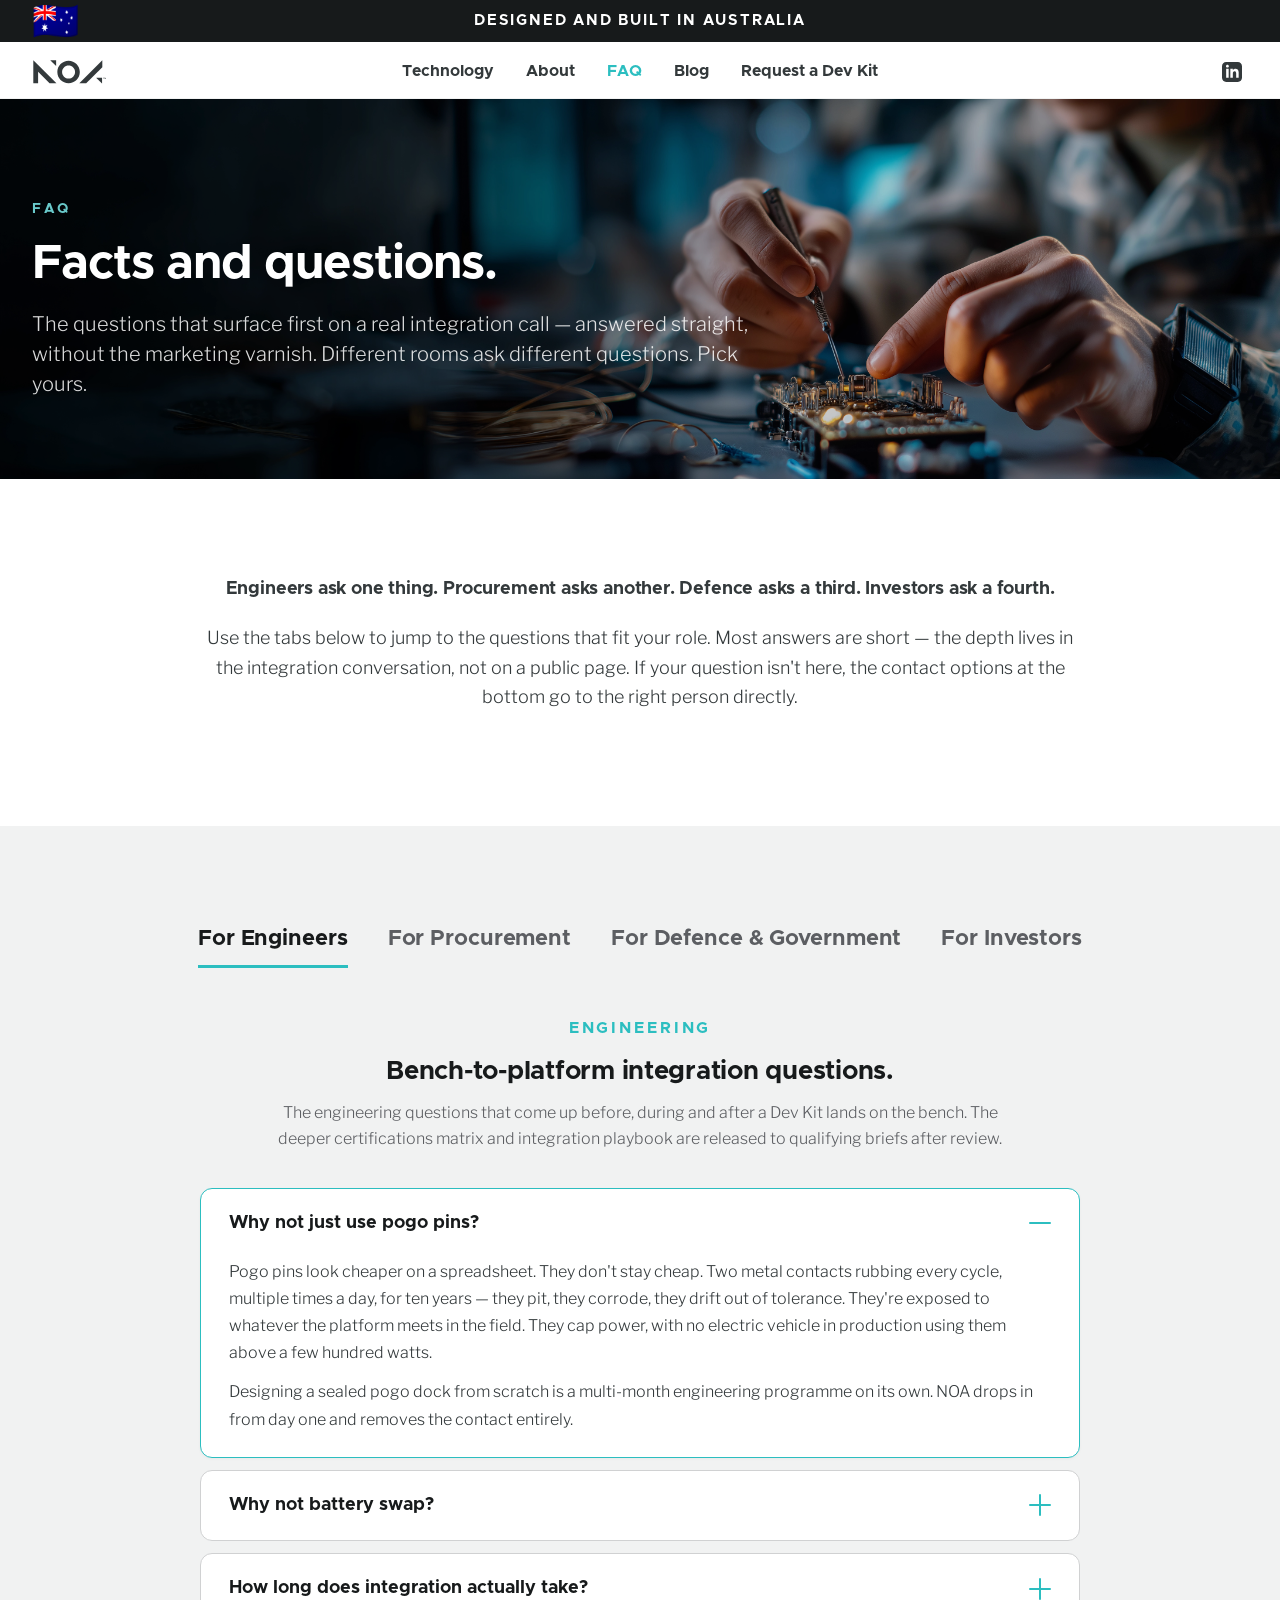
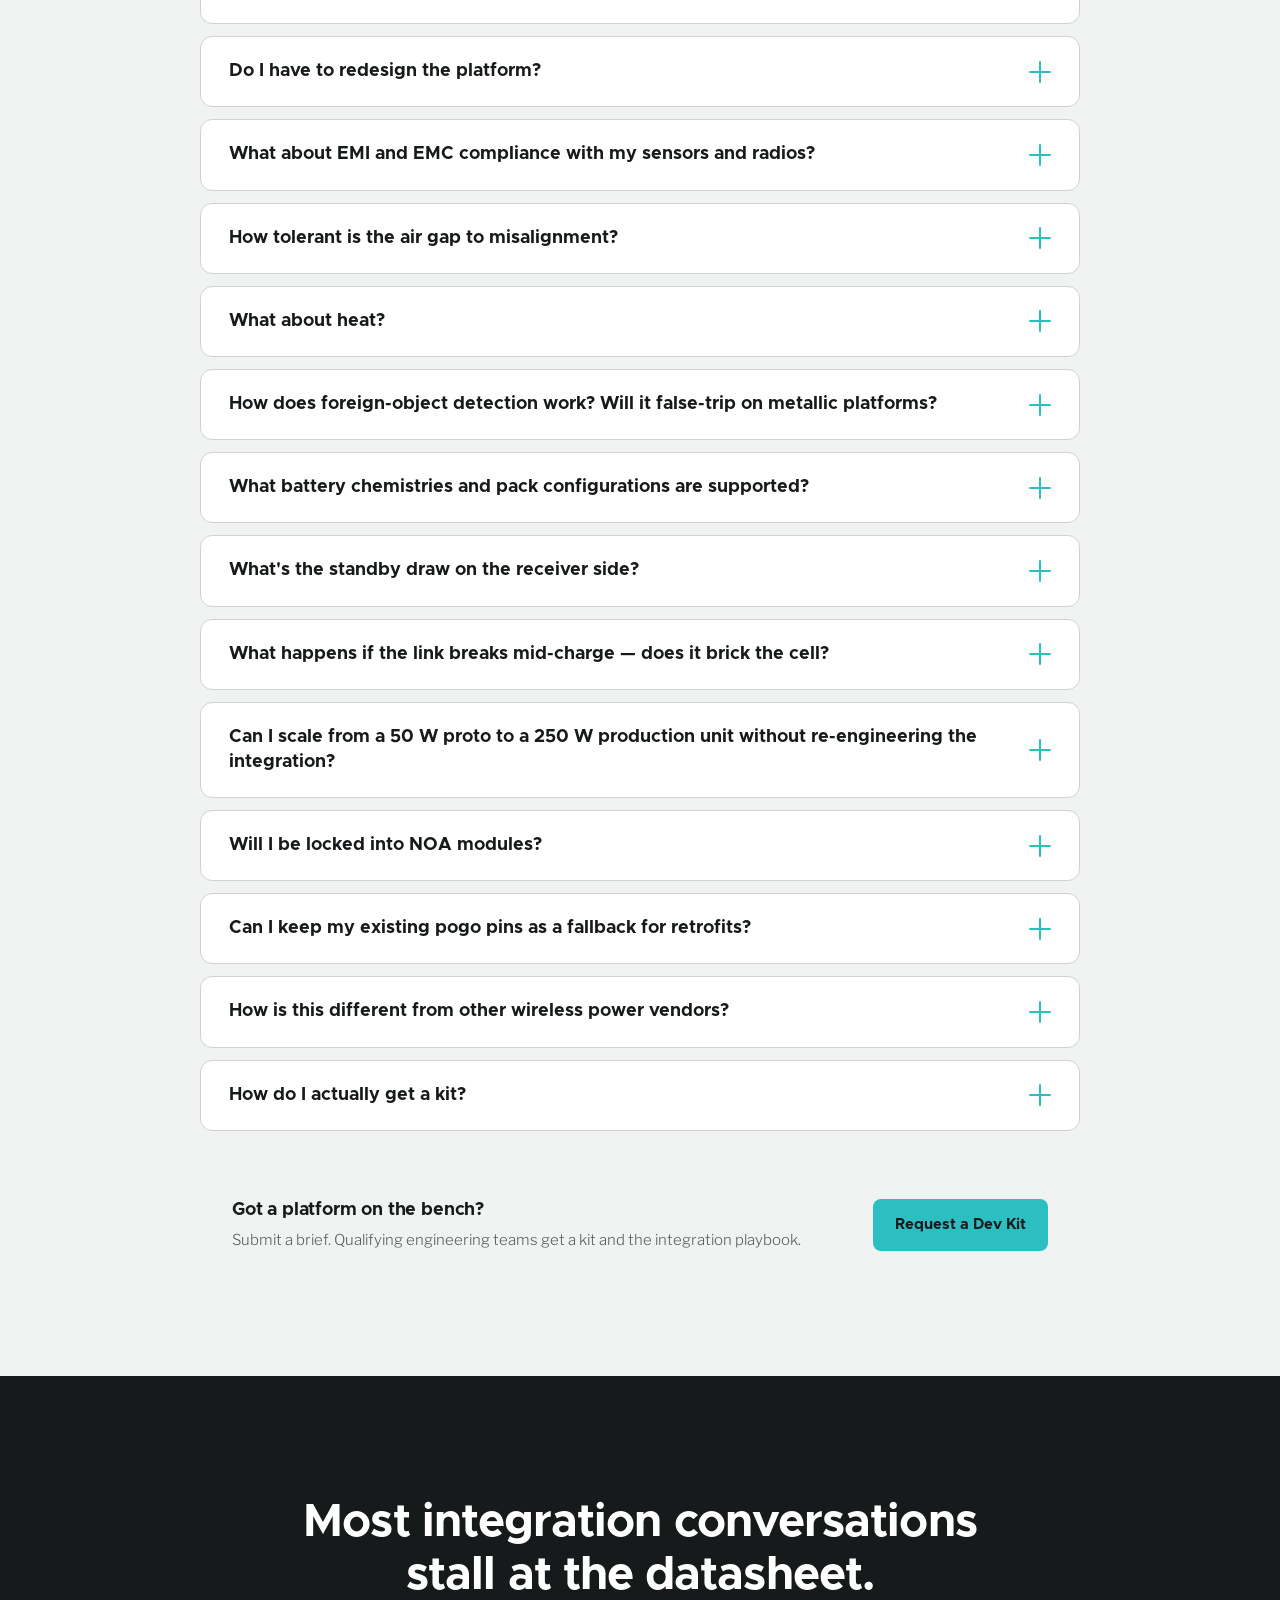
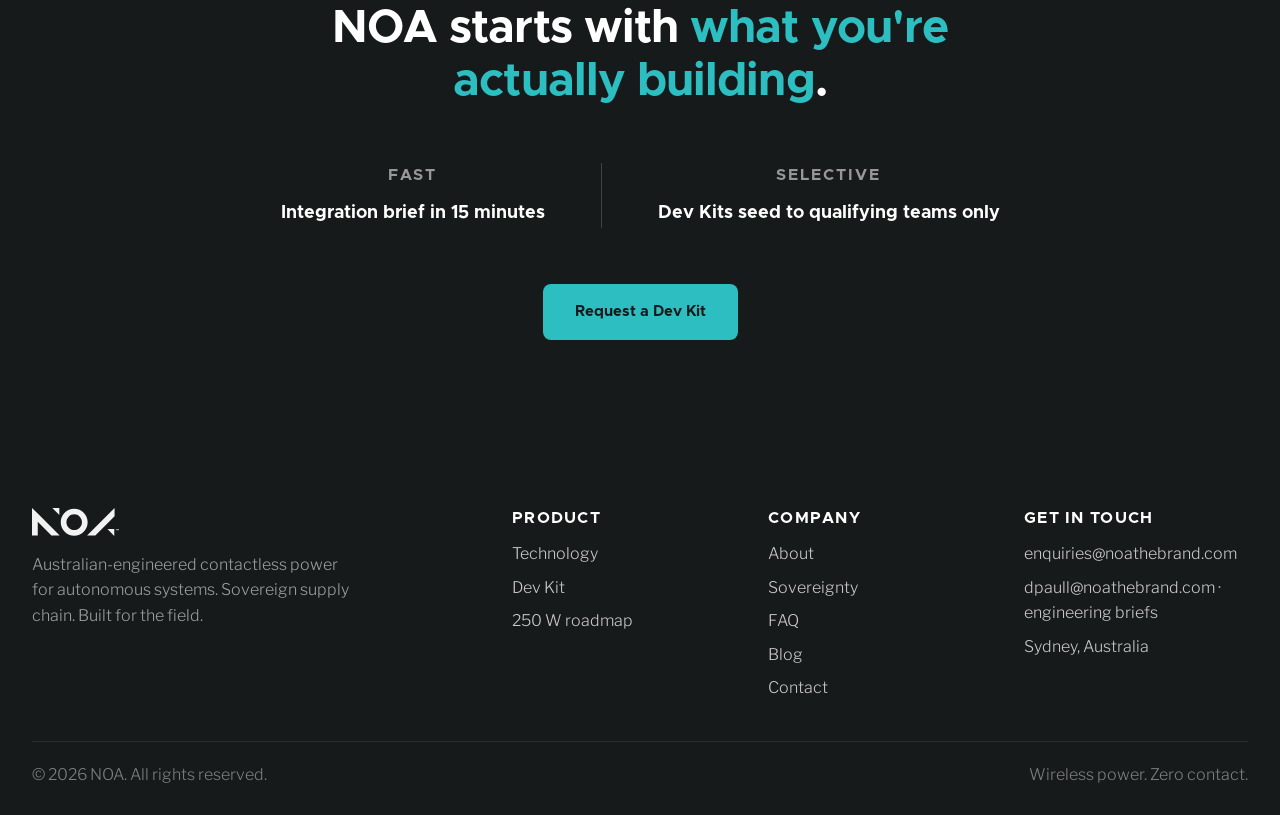
<file: faq.html>
<!doctype html>
<html lang="en">
<head>
<meta charset="utf-8" />
<meta name="viewport" content="width=device-width, initial-scale=1" />
<title>FAQ — NOA</title>
<meta name="description" content="Facts and questions about NOA wireless power — engineering, procurement, defence, investors. The questions that surface first on a real integration call, answered straight." />

<meta property="og:title" content="NOA — Facts and Questions" />
<meta property="og:description" content="Engineers, procurement, defence and investor questions about NOA wireless power, answered without the marketing varnish." />
<meta property="og:type" content="website" />
<meta name="twitter:card" content="summary_large_image" />
<link rel="icon" type="image/svg+xml" href="assets/logo.svg" />

<link rel="preconnect" href="https://fonts.googleapis.com">
<link rel="preconnect" href="https://fonts.gstatic.com" crossorigin>
<link href="https://fonts.googleapis.com/css2?family=Libre+Franklin:wght@300&display=swap" rel="stylesheet">
<link rel="stylesheet" href="assets/site.css" />

<style>
/* ============ faq.html — page-specific ============ */

/* Page intro */
.faq-intro{
  max-width: 880px;
  margin: 0 auto;
  text-align: center;
}
.faq-intro p{
  font-size: 18px;
  line-height: 1.65;
  color: var(--c-charcoal);
  margin: 0 0 18px;
}
.faq-intro__lead{
  font-family: var(--font-head);
  font-weight: 700;
  font-size: 28px;
  line-height: 1.25;
  color: var(--c-ink);
  margin: 0 0 22px;
  letter-spacing: -0.01em;
}

/* Audience tabs — matches the comparison tab pattern from index.html */
.faq-tabs__list{
  display: flex;
  justify-content: center;
  flex-wrap: wrap;
  gap: 40px;
  margin-bottom: 48px;
}
.faq-tabs__btn{
  font-family: var(--font-head);
  font-weight: 700;
  font-size: 22px;
  line-height: 1.25;
  letter-spacing: -0.005em;
  padding: 4px 0 12px;
  background: transparent;
  border: 0;
  border-bottom: 3px solid transparent;
  border-radius: 0;
  color: var(--c-mid);
  cursor: pointer;
  transition: color 0.15s ease, border-color 0.15s ease;
}
.faq-tabs__btn:hover{ color: var(--c-teal); }
.faq-tabs__btn[aria-selected="true"]{
  color: var(--c-ink);
  border-bottom-color: var(--c-teal);
}
.faq-tabs__btn[aria-selected="true"]:hover{ color: var(--c-ink); }
.faq-tabs__btn:focus-visible{
  outline: 2px solid var(--c-teal);
  outline-offset: 4px;
}

.faq-tabs__panels{
  display: grid;
  grid-template-columns: 1fr;
}
.faq-tabs__panel{
  grid-area: 1 / 1;
  opacity: 1;
  visibility: visible;
  transition: opacity 200ms ease, visibility 0s linear 0s;
}
.faq-tabs__panel[hidden]{
  display: block;
  opacity: 0;
  visibility: hidden;
  pointer-events: none;
  transition: opacity 200ms ease, visibility 0s linear 200ms;
}
@media (prefers-reduced-motion: reduce){
  .faq-tabs__panel{ transition: none; }
  .faq-tabs__panel[hidden]{ transition: none; }
}

/* Audience eyebrow + intro inside each panel */
.faq-panel__intro{
  max-width: 760px;
  margin: 0 auto 36px;
  text-align: center;
}
.faq-panel__intro .eyebrow{
  display: block;
  margin-bottom: 12px;
  color: var(--c-teal);
}
.faq-panel__intro h3{
  font-size: 26px;
  letter-spacing: -0.01em;
  margin: 0 0 12px;
}
.faq-panel__intro p{
  font-size: 16px;
  color: var(--c-mid);
  margin: 0;
  line-height: 1.6;
}

/* Accordion — uses native <details>/<summary> for free a11y */
.faq-list{
  max-width: 880px;
  margin: 0 auto;
}
.faq-item{
  border: 1px solid var(--c-iron);
  border-radius: 12px;
  background: var(--c-white);
  margin-bottom: 12px;
  overflow: hidden;
  transition: border-color 0.15s ease, box-shadow 0.15s ease;
}
.faq-item[open]{
  border-color: var(--c-teal);
  box-shadow: 0 1px 3px rgba(0,0,0,0.04);
}
.faq-item__q{
  list-style: none;
  cursor: pointer;
  padding: 22px 28px;
  display: flex;
  align-items: center;
  justify-content: space-between;
  gap: 16px;
  font-family: var(--font-head);
  font-weight: 700;
  font-size: 18px;
  line-height: 1.4;
  color: var(--c-ink);
  transition: color 0.15s ease;
}
.faq-item__q::-webkit-details-marker{ display: none; }
.faq-item__q:hover{ color: var(--c-teal); }
.faq-item[open] .faq-item__q{ color: var(--c-ink); }
.faq-item__q:focus-visible{
  outline: 2px solid var(--c-teal);
  outline-offset: -2px;
}

/* Plus / minus icon */
.faq-item__icon{
  flex: 0 0 auto;
  width: 22px;
  height: 22px;
  position: relative;
  margin-left: auto;
}
.faq-item__icon::before,
.faq-item__icon::after{
  content: "";
  position: absolute;
  background: var(--c-teal);
  border-radius: 2px;
  transition: transform 0.2s ease, opacity 0.15s ease;
}
.faq-item__icon::before{
  top: 50%; left: 0;
  width: 22px; height: 2px;
  transform: translateY(-50%);
}
.faq-item__icon::after{
  top: 0; left: 50%;
  width: 2px; height: 22px;
  transform: translateX(-50%);
}
.faq-item[open] .faq-item__icon::after{ opacity: 0; transform: translateX(-50%) rotate(90deg); }

.faq-item__a{
  padding: 0 28px 24px;
  color: var(--c-charcoal);
  font-size: 16px;
  line-height: 1.7;
}
.faq-item__a p{ margin: 0 0 12px; }
.faq-item__a p:last-child{ margin-bottom: 0; }
.faq-item__a a{ color: var(--c-teal); border-bottom: 1px solid rgba(44,190,192,0.4); }
.faq-item__a a:hover{ border-bottom-color: var(--c-teal); }

/* Per-audience CTA strip */
.faq-cta{
  max-width: 880px;
  margin: 40px auto 0;
  background: var(--c-fog);
  border-radius: 12px;
  padding: 28px 32px;
  display: flex;
  align-items: center;
  justify-content: space-between;
  gap: 24px;
  flex-wrap: wrap;
}
.faq-cta__copy{ flex: 1 1 320px; }
.faq-cta__copy h4{
  font-size: 18px;
  margin: 0 0 6px;
  color: var(--c-ink);
}
.faq-cta__copy p{
  margin: 0;
  font-size: 15px;
  color: var(--c-mid);
  line-height: 1.55;
}
.faq-cta .btn{
  width: auto;
  padding: 14px 22px;
  font-size: 15px;
}

/* CTA closer (matches other pages) */
.cta-band{
  background: var(--c-fog);
  padding: 80px 32px;
  text-align: center;
}
.cta-band__inner{ max-width: 720px; margin: 0 auto; }
.cta-band h2{ font-size: 32px; margin: 0 0 16px; }
.cta-band p{ font-size: 18px; color: var(--c-mid); margin: 0 0 32px; }
.cta-band .btn{ padding: 16px 28px; width: auto; }

@media (max-width: 768px){
  .faq-intro__lead{ font-size: 22px; }
  .faq-tabs__list{ gap: 22px; margin-bottom: 32px; }
  .faq-tabs__btn{ font-size: 16px; }
  .faq-item__q{ padding: 18px 20px; font-size: 16px; }
  .faq-item__a{ padding: 0 20px 20px; font-size: 15px; }
  .faq-cta{ padding: 22px 22px; }
  .faq-panel__intro h3{ font-size: 22px; }
}
</style>
</head>
<body>

<!-- ============ TOPBAR ============ -->
<div class="topbar">
  <div class="ticker" aria-label="Announcements">
    <div class="ticker__inner" id="ticker">
      <span class="ticker__flag" aria-hidden="true">🇦🇺</span>
      <div class="ticker__item is-active">Designed and built in Australia</div>
      <div class="ticker__item">Sovereign capability for AUKUS partners</div>
    </div>
  </div>
  <header class="site-header">
    <div class="site-header__inner">
      <a href="index.html" class="site-header__logo" aria-label="NOA home">
        <img src="assets/logo.svg" alt="NOA" />
      </a>
      <nav class="site-nav" aria-label="Primary">
        <a href="tech.html">Technology</a>
        <a href="about.html">About</a>
        <a href="faq.html" aria-current="page">FAQ</a>
        <a href="blog.html">Blog</a>
        <a href="contact.html">Request a Dev Kit</a>
      </nav>
      <div class="site-header__social">
        <a href="https://au.linkedin.com/company/noathebrand" target="_blank" rel="noopener" aria-label="NOA on LinkedIn">
          <svg viewBox="0 0 24 24" aria-hidden="true" fill="currentColor"><path d="M19 0h-14c-2.761 0-5 2.239-5 5v14c0 2.761 2.239 5 5 5h14c2.762 0 5-2.239 5-5v-14c0-2.761-2.238-5-5-5zm-11 19h-3v-11h3v11zm-1.5-12.268c-.966 0-1.75-.79-1.75-1.764s.784-1.764 1.75-1.764 1.75.79 1.75 1.764-.783 1.764-1.75 1.764zm13.5 12.268h-3v-5.604c0-3.368-4-3.113-4 0v5.604h-3v-11h3v1.765c1.396-2.586 7-2.777 7 2.476v6.759z"/></svg>
        </a>
      </div>
    </div>
  </header>
</div>

<!-- ============ PAGE HERO ============ -->
<section class="page-hero page-hero--faq">
  <div class="page-hero__inner">
    <span class="page-hero__eyebrow">FAQ</span>
    <h1>Facts and questions.</h1>
    <p class="page-hero__sub">The questions that surface first on a real integration call — answered straight, without the marketing varnish. Different rooms ask different questions. Pick yours.</p>
  </div>
</section>

<!-- ============ INTRO ============ -->
<section class="section">
  <div class="section__inner">
    <div class="faq-intro">
      <p class="faq-intro__lead">Engineers ask one thing. Procurement asks another. Defence asks a third. Investors ask a fourth.</p>
      <p>Use the tabs below to jump to the questions that fit your role. Most answers are short — the depth lives in the integration conversation, not on a public page. If your question isn't here, the contact options at the bottom go to the right person directly.</p>
    </div>
  </div>
</section>

<!-- ============ FAQ TABS ============ -->
<section class="section section--alt" aria-labelledby="faq-h">
  <div class="section__inner">
    <h2 id="faq-h" style="position:absolute;width:1px;height:1px;padding:0;margin:-1px;overflow:hidden;clip:rect(0,0,0,0);white-space:nowrap;border:0;">Frequently asked questions by audience</h2>

    <div class="faq-tabs">
      <div class="faq-tabs__list" role="tablist" aria-label="FAQ audiences">
        <button type="button" role="tab" id="tab-eng" aria-selected="true" aria-controls="panel-eng" tabindex="0" class="faq-tabs__btn">For Engineers</button>
        <button type="button" role="tab" id="tab-proc" aria-selected="false" aria-controls="panel-proc" tabindex="-1" class="faq-tabs__btn">For Procurement</button>
        <button type="button" role="tab" id="tab-def" aria-selected="false" aria-controls="panel-def" tabindex="-1" class="faq-tabs__btn">For Defence &amp; Government</button>
        <button type="button" role="tab" id="tab-inv" aria-selected="false" aria-controls="panel-inv" tabindex="-1" class="faq-tabs__btn">For Investors</button>
      </div>

      <div class="faq-tabs__panels">

        <!-- ============ ENGINEERS ============ -->
        <div role="tabpanel" id="panel-eng" aria-labelledby="tab-eng" class="faq-tabs__panel">

          <div class="faq-panel__intro">
            <span class="eyebrow">Engineering</span>
            <h3>Bench-to-platform integration questions.</h3>
            <p>The engineering questions that come up before, during and after a Dev Kit lands on the bench. The deeper certifications matrix and integration playbook are released to qualifying briefs after review.</p>
          </div>

          <div class="faq-list">

            <details class="faq-item" open>
              <summary class="faq-item__q">Why not just use pogo pins?<span class="faq-item__icon" aria-hidden="true"></span></summary>
              <div class="faq-item__a">
                <p>Pogo pins look cheaper on a spreadsheet. They don't stay cheap. Two metal contacts rubbing every cycle, multiple times a day, for ten years — they pit, they corrode, they drift out of tolerance. They're exposed to whatever the platform meets in the field. They cap power, with no electric vehicle in production using them above a few hundred watts.</p>
                <p>Designing a sealed pogo dock from scratch is a multi-month engineering programme on its own. NOA drops in from day one and removes the contact entirely.</p>
              </div>
            </details>

            <details class="faq-item">
              <summary class="faq-item__q">Why not battery swap?<span class="faq-item__icon" aria-hidden="true"></span></summary>
              <div class="faq-item__a">
                <p>Battery swap turns every charge into a labour event. Each swap needs a certified technician, months of training to handle a hazardous load, and pays at the loaded rate. Each swap is also a chance for human error — a wrong-way connector, a short, a dropped cell.</p>
                <p>Wireless removes the technician, the certification overhead and the failure mode in one move. The platform lands on the dock the same way every time, day or night, with no operator in the loop.</p>
              </div>
            </details>

            <details class="faq-item">
              <summary class="faq-item__q">How long does integration actually take?<span class="faq-item__icon" aria-hidden="true"></span></summary>
              <div class="faq-item__a">
                <p>A Dev Kit gets to a working bench setup in days, not quarters. Most engineering teams have it powering the receiver and tuning the configurator in their first session.</p>
                <p>Total integration time scales with how custom the dock and enclosure are — that part is yours to design. NOA's electronics, the configurator, the protections and the firmware are ready out of the box.</p>
              </div>
            </details>

            <details class="faq-item">
              <summary class="faq-item__q">Do I have to redesign the platform?<span class="faq-item__icon" aria-hidden="true"></span></summary>
              <div class="faq-item__a">
                <p>Usually not. Depending on platform maturity, integration touches mounting points, the power-path connection to the BMS, dock geometry alignment, and a few firmware hooks.</p>
                <p>The goal is adaptation, not redesign — and the help to do it comes from NOA's engineering team alongside yours, not a downloadable SDK.</p>
              </div>
            </details>

            <details class="faq-item">
              <summary class="faq-item__q">What about EMI and EMC compliance with my sensors and radios?<span class="faq-item__icon" aria-hidden="true"></span></summary>
              <div class="faq-item__a">
                <p>The resonant inductive design is engineered against CISPR / FCC Part 15 emissions limits and is characterised before it ships to a Dev Kit programme. Final certification belongs to the integrated platform — the rating depends on your housing, your shielding, your antenna placement.</p>
                <p>Jurisdiction-specific testing (CE, FCC, MIL-STD) is matched to the deployment context during the integration conversation.</p>
              </div>
            </details>

            <details class="faq-item">
              <summary class="faq-item__q">How tolerant is the air gap to misalignment?<span class="faq-item__icon" aria-hidden="true"></span></summary>
              <div class="faq-item__a">
                <p>The Dev Kit ships in the 5–20&nbsp;mm band; the wider platform range scales up to 30&nbsp;mm with coil and integration choices. Lateral and angular tolerance is high — the design is forgiving enough for battered landings, dock mechanical drift, and real-world vibration. That's the whole point. Efficiency stays close to peak inside the design envelope and degrades gracefully outside it.</p>
                <p>Coil selection during integration narrows the envelope to the platform's specific dock geometry. The interchangeable coil set is what makes the same electronics fit a wearable and a marine ROV without re-spinning the board.</p>
              </div>
            </details>

            <details class="faq-item">
              <summary class="faq-item__q">What about heat?<span class="faq-item__icon" aria-hidden="true"></span></summary>
              <div class="faq-item__a">
                <p>Up to 93% efficiency means almost nothing converts to heat. Modules run at 28 °C under continuous full load — fanless, dense-packable, and quiet on thermal sensors. Competing wireless systems run at 80–90 °C and need active cooling.</p>
                <p>That heat budget is the difference between sealing the enclosure and venting it.</p>
              </div>
            </details>

            <details class="faq-item">
              <summary class="faq-item__q">How does foreign-object detection work? Will it false-trip on metallic platforms?<span class="faq-item__icon" aria-hidden="true"></span></summary>
              <div class="faq-item__a">
                <p>Foreign-object detection (FOD), over-current protection (OCP) and over-voltage protection (OVP) are built into the module. They cut power in under 2 ms when triggered.</p>
                <p>The detection profile is tuned during integration against the platform's own materials — chassis, mounts, payload — so legitimate metal in the airframe doesn't read as a foreign object. False-trip behaviour is part of bench tuning before any deployment, not a post-hoc surprise.</p>
              </div>
            </details>

            <details class="faq-item">
              <summary class="faq-item__q">What battery chemistries and pack configurations are supported?<span class="faq-item__icon" aria-hidden="true"></span></summary>
              <div class="faq-item__a">
                <p>The module integrates with smart BMS designs from 1-cell to 9-cell packs. Switchable regulator modes — battery charge, constant voltage, constant current — are configured from the web-based NOA Configurator over USB-C.</p>
                <p>For engineers who want raw rectified output to feed their own regulator, a single solder jumper drops NOA's onboard regulation out of the path.</p>
              </div>
            </details>

            <details class="faq-item">
              <summary class="faq-item__q">What's the standby draw on the receiver side?<span class="faq-item__icon" aria-hidden="true"></span></summary>
              <div class="faq-item__a">
                <p>Below 0.5 W. That's the figure that matters when a drone is parked on the pad or a robot is idle between sorties — the quiescent budget that decides how long a fleet can wait between charge cycles without bleeding the cell.</p>
              </div>
            </details>

            <details class="faq-item">
              <summary class="faq-item__q">What happens if the link breaks mid-charge — does it brick the cell?<span class="faq-item__icon" aria-hidden="true"></span></summary>
              <div class="faq-item__a">
                <p>No. The module fails gracefully. Loss of coupling, FOD, OCP, OVP and thermal events all cut power cleanly without back-feeding the cell or stranding it in a half-charged state.</p>
                <p>The next valid landing on the pad re-establishes the link and restarts charging in under two seconds.</p>
              </div>
            </details>

            <details class="faq-item">
              <summary class="faq-item__q">Can I scale from a 50 W proto to a 250 W production unit without re-engineering the integration?<span class="faq-item__icon" aria-hidden="true"></span></summary>
              <div class="faq-item__a">
                <p>That's deliberate. The 1 W to 500 W power family runs on one architecture — same protections, same configurator, same firmware approach. The 50 W Dev Kit is the lower bound. The 250 W class lands mid-2026. The 500 W class is the upper bound of the standard product family; above that, NOA engages on a project / partnership basis.</p>
                <p>Integration work done once carries forward through the family. See the <a href="tech.html#roadmap">power family roadmap</a> on the Technology page.</p>
              </div>
            </details>

            <details class="faq-item">
              <summary class="faq-item__q">Will I be locked into NOA modules?<span class="faq-item__icon" aria-hidden="true"></span></summary>
              <div class="faq-item__a">
                <p>NOA is the source for its modules — there is no licensed second manufacturer of the IP, by design. What's portable is the integration architecture you build around it: your dock, your enclosure, your BMS hooks. Those don't change if the module class steps up (50 W → 250 W → 500 W) or if a future generation of the architecture lands.</p>
                <p>The dependency is on a power family, not a single SKU.</p>
              </div>
            </details>

            <details class="faq-item">
              <summary class="faq-item__q">Can I keep my existing pogo pins as a fallback for retrofits?<span class="faq-item__icon" aria-hidden="true"></span></summary>
              <div class="faq-item__a">
                <p>Yes — for retrofits. If the chassis is locked and you're adding wireless to an existing platform, NOA can sit alongside pogo pins as a redundancy path.</p>
                <p>New designs typically drop the pins entirely once integration is proven. The extra grams, the extra BOM line, and the failure mode you've now built in stop being worth it.</p>
              </div>
            </details>

            <details class="faq-item">
              <summary class="faq-item__q">How is this different from other wireless power vendors?<span class="faq-item__icon" aria-hidden="true"></span></summary>
              <div class="faq-item__a">
                <p>Most wireless power vendors target either extreme power (EV-class kilowatts) or extreme distance (over-the-air). Both impose cost and integration burdens that don't suit autonomous robotics or drones.</p>
                <p>NOA is engineered for the platforms running the field — tight spaces, weight budgets that move grams, mixed environments where one design ships into rain and one into dust, fanless thermal envelope, certification owned by your team. Gen-1 wireless power technologies own extreme power. Legacy wireless power systems own extreme distance. NOA owns deployable.</p>
              </div>
            </details>

            <details class="faq-item">
              <summary class="faq-item__q">How do I actually get a kit?<span class="faq-item__icon" aria-hidden="true"></span></summary>
              <div class="faq-item__a">
                <p>The qualifier on the <a href="contact.html">Request a Dev Kit</a> page is the brief. Five minutes, five fields. We seed kits to engineering teams working on platforms that fit the technology — not to research-stage projects without a clear path to integration.</p>
                <p>Either it's a fit and you get a kit, or we say so honestly.</p>
              </div>
            </details>

          </div>

          <div class="faq-cta" role="complementary">
            <div class="faq-cta__copy">
              <h4>Got a platform on the bench?</h4>
              <p>Submit a brief. Qualifying engineering teams get a kit and the integration playbook.</p>
            </div>
            <a href="contact.html" class="btn">Request a Dev Kit</a>
          </div>

        </div>

        <!-- ============ PROCUREMENT ============ -->
        <div role="tabpanel" id="panel-proc" aria-labelledby="tab-proc" class="faq-tabs__panel" hidden>

          <div class="faq-panel__intro">
            <span class="eyebrow">Procurement &amp; supply chain</span>
            <h3>Origin, lead times, terms.</h3>
            <p>What a procurement function needs before a purchase order. Specifics on volume terms, warranty and lead time are confirmed in the commercial conversation, not on a public page.</p>
          </div>

          <div class="faq-list">

            <details class="faq-item" open>
              <summary class="faq-item__q">Where is the technology designed and manufactured?<span class="faq-item__icon" aria-hidden="true"></span></summary>
              <div class="faq-item__a">
                <p>Designed in Australia. Engineered in Sydney, with operations across two spaces: Cicada Innovations — Australia's deeptech incubator at Eveleigh, NSW — where the team works alongside the country's largest deep-tech community, and NOA's R&amp;D and engineering facility in North West Sydney, where the day-to-day build happens. Manufacturing capability is being scaled under the current raise.</p>
                <p>The supply chain for critical components is Australian-sourced by deliberate decision, not retrofit. See the <a href="about.html#sovereignty">Sovereignty</a> section of the About page for the full pillars.</p>
              </div>
            </details>

            <details class="faq-item">
              <summary class="faq-item__q">What are the lead times from purchase order to a serial-production unit?<span class="faq-item__icon" aria-hidden="true"></span></summary>
              <div class="faq-item__a">
                <p>Lead times are confirmed in the commercial conversation, scoped against production volume, jurisdiction and the integration class.</p>
                <p>Pre-production engineering samples and Dev Kits ship inside the qualifying brief workflow on the Contact page. Volume-production lead times scale with the manufacturing capability being established under the current raise.</p>
              </div>
            </details>

            <details class="faq-item">
              <summary class="faq-item__q">Is a second source available?<span class="faq-item__icon" aria-hidden="true"></span></summary>
              <div class="faq-item__a">
                <p>NOA is the source for NOA modules. There is no licensed second manufacturer of the IP.</p>
                <p>What is offered instead is a power family — 1 W to 500 W on one architecture — so a single integration carries forward across modules and across roadmap generations. The dependency is on a class of product, not a specific SKU.</p>
              </div>
            </details>

            <details class="faq-item">
              <summary class="faq-item__q">Who owns the IP after integration?<span class="faq-item__icon" aria-hidden="true"></span></summary>
              <div class="faq-item__a">
                <p>NOA owns the wireless power IP — the receiver and transmitter electronics, the firmware, the configurator. The integrator owns the platform — the dock, the enclosure, the host firmware, and the certifications on the integrated product.</p>
                <p>The boundary is deliberate and is documented in the integration agreement.</p>
              </div>
            </details>

            <details class="faq-item">
              <summary class="faq-item__q">What certifications does NOA hold today?<span class="faq-item__icon" aria-hidden="true"></span></summary>
              <div class="faq-item__a">
                <p>Module-level compliance posture is engineered against CISPR / FCC Part 15 emissions limits and standard industrial safety practice.</p>
                <p>Final-product certification (CE, FCC, MIL-STD, jurisdiction-specific) is matched to the deployment during the integration conversation, and is the integrator's responsibility on the final platform. The certifications matrix relevant to a specific platform is shared with qualifying briefs.</p>
              </div>
            </details>

            <details class="faq-item">
              <summary class="faq-item__q">How are commercial terms structured?<span class="faq-item__icon" aria-hidden="true"></span></summary>
              <div class="faq-item__a">
                <p>Commercial terms are scoped in the integration conversation. Dev Kits are seeded to qualifying briefs without a price tag — the kit is gifted, not sold.</p>
                <p>Production supply, OEM partnerships, regional licensing and exclusive vertical agreements are all available structures, depending on volume and jurisdiction.</p>
              </div>
            </details>

            <details class="faq-item">
              <summary class="faq-item__q">Are there volume discounts?<span class="faq-item__icon" aria-hidden="true"></span></summary>
              <div class="faq-item__a">
                <p>Volume economics are part of the commercial conversation, not the public page. The number that matters in a procurement model is total cost of ownership across the fleet life, not the unit BOM line.</p>
                <p>NOA's reference deployment delivered an estimated $214K equipment saving on a single 20-hectare site by reducing the airframe count from 18 to 6 — see the <a href="about.html">case study on the About page</a>.</p>
              </div>
            </details>

            <details class="faq-item">
              <summary class="faq-item__q">What's the warranty position?<span class="faq-item__icon" aria-hidden="true"></span></summary>
              <div class="faq-item__a">
                <p>Warranty terms sit inside the production supply agreement, scoped to volume, deployment context and jurisdiction. Specifics are set in the commercial conversation, not on the website.</p>
              </div>
            </details>

            <details class="faq-item">
              <summary class="faq-item__q">How is parts traceability and counterfeit risk managed?<span class="faq-item__icon" aria-hidden="true"></span></summary>
              <div class="faq-item__a">
                <p>The supply chain is sovereign by design. Critical components are Australian-sourced by deliberate decision, not retrofit. Traceability is maintained from component intake at NOA's R&amp;D and engineering facility in North West Sydney through to module-level test data.</p>
                <p>For procurement contexts where origin matters — defence, coalition assets, critical infrastructure — that's the whole point of the architecture.</p>
              </div>
            </details>

          </div>

          <div class="faq-cta" role="complementary">
            <div class="faq-cta__copy">
              <h4>Procurement enquiry?</h4>
              <p>Commercial terms, lead times and volume agreements are scoped one-to-one.</p>
            </div>
            <a href="mailto:enquiries@noathebrand.com?subject=Procurement enquiry" class="btn">Email enquiries@</a>
          </div>

        </div>

        <!-- ============ DEFENCE & GOVERNMENT ============ -->
        <div role="tabpanel" id="panel-def" aria-labelledby="tab-def" class="faq-tabs__panel" hidden>

          <div class="faq-panel__intro">
            <span class="eyebrow">Defence &amp; government</span>
            <h3>AUKUS posture, export control, integration pathway.</h3>
            <p>The questions a defence integration team or government procurement officer asks first. Programme-specific compatibility and classified-handling pathways are scoped one-to-one, not on a public page.</p>
          </div>

          <div class="faq-list">

            <details class="faq-item" open>
              <summary class="faq-item__q">Is NOA AUKUS Pillar 2-aligned?<span class="faq-item__icon" aria-hidden="true"></span></summary>
              <div class="faq-item__a">
                <p>Yes, by design. The capability is engineered to fit AUKUS Pillar 2 sourcing requirements from day one — Australian-designed IP, Australian-engineered, Australian-manufactured, with Australian-sourced critical components.</p>
                <p>There's no retrofitted compliance documentation to assemble after the fact. See the <a href="about.html#sovereignty">Sovereignty</a> section of the About page.</p>
              </div>
            </details>

            <details class="faq-item">
              <summary class="faq-item__q">Will sourcing NOA invoke US ITAR?<span class="faq-item__icon" aria-hidden="true"></span></summary>
              <div class="faq-item__a">
                <p>NOA is Australian-designed and Australian-manufactured. The IP, the electronics and the firmware are Australian. NOA does not import controlled US technology into the chain.</p>
                <p>ITAR posture for a specific platform depends on what the integrator builds around the module — if the host platform carries ITAR-controlled tech, the integration does. Per-platform assessment happens during the integration conversation.</p>
              </div>
            </details>

            <details class="faq-item">
              <summary class="faq-item__q">What's the export-control posture under DSGL?<span class="faq-item__icon" aria-hidden="true"></span></summary>
              <div class="faq-item__a">
                <p>The Australian Defence and Strategic Goods List (DSGL) controls apply where relevant — assessed per platform and per export jurisdiction. The assessment runs during the integration conversation against the deployment context and the destination, not as a generic posture statement.</p>
              </div>
            </details>

            <details class="faq-item">
              <summary class="faq-item__q">Can NOA support a classified integration?<span class="faq-item__icon" aria-hidden="true"></span></summary>
              <div class="faq-item__a">
                <p>Classified-handling pathways are jurisdiction-specific and are scoped during the integration conversation. NOA's engineering work is centralised at Cicada Innovations under standard industry security practice.</p>
                <p>Classified-environment integrations are managed under the cleared partner of record for that programme.</p>
              </div>
            </details>

            <details class="faq-item">
              <summary class="faq-item__q">Is the technology hardened against EMP and lightning?<span class="faq-item__icon" aria-hidden="true"></span></summary>
              <div class="faq-item__a">
                <p>Hardening is a platform-level integration question, not a module-level one. NOA's onboard protections (FOD, OCP, OVP) handle the module's own failure modes.</p>
                <p>EMP and lightning hardening on the integrated platform is part of the integrator's enclosure, shielding and grounding design — and is scoped during integration support against the target environment.</p>
              </div>
            </details>

            <details class="faq-item">
              <summary class="faq-item__q">What's the ruggedisation specification?<span class="faq-item__icon" aria-hidden="true"></span></summary>
              <div class="faq-item__a">
                <p>The module is designed for industrial environments — vibration, dust, washdown, temperature swings — within the published power, gap and protection envelope.</p>
                <p>The IP rating, the shock spec and the environmental sealing on the integrated platform belong to the integrator's enclosure design. NOA's contactless architecture is what makes that sealed enclosure possible in the first place — there are no exposed conductors to seal around.</p>
              </div>
            </details>

            <details class="faq-item">
              <summary class="faq-item__q">Is NOA compatible with AUKUS UAS, UGS and USV programmes?<span class="faq-item__icon" aria-hidden="true"></span></summary>
              <div class="faq-item__a">
                <p>Compatible with autonomous platforms across air, ground and maritime domains by design. The 1 W to 500 W power family covers most relevant duty cycles — from sensor-class wearables to heavy ground vehicles and marine ROVs.</p>
                <p>Specific programme compatibility is scoped during the integration conversation against the platform's power envelope, form factor, dock geometry and jurisdiction certifications.</p>
              </div>
            </details>

            <details class="faq-item">
              <summary class="faq-item__q">Is there a sovereign manufacturing pathway for AUKUS partner nations (US, UK)?<span class="faq-item__icon" aria-hidden="true"></span></summary>
              <div class="faq-item__a">
                <p>The current manufacturing footprint is Australian. Sovereign manufacturing pathways for AUKUS partner jurisdictions are part of the strategic roadmap and are explored on a case-by-case basis with cleared partners — not a generic offer on a public page.</p>
              </div>
            </details>

            <details class="faq-item">
              <summary class="faq-item__q">How do defence and government enquiries get routed?<span class="faq-item__icon" aria-hidden="true"></span></summary>
              <div class="faq-item__a">
                <p>The Contact page qualifier handles initial brief submission with a Defence / government role option. Briefs from cleared programmes are routed for direct conversation rather than through the standard engineering pack workflow.</p>
              </div>
            </details>

          </div>

          <div class="faq-cta" role="complementary">
            <div class="faq-cta__copy">
              <h4>Defence or government enquiry?</h4>
              <p>Programme briefs are routed for direct conversation. The Contact qualifier is the entry point — flag the role correctly.</p>
            </div>
            <a href="contact.html" class="btn">Submit a brief</a>
          </div>

        </div>

        <!-- ============ INVESTORS ============ -->
        <div role="tabpanel" id="panel-inv" aria-labelledby="tab-inv" class="faq-tabs__panel" hidden>

          <div class="faq-panel__intro">
            <span class="eyebrow">Investors &amp; strategic</span>
            <h3>Stage, moat, market, exit pattern.</h3>
            <p>The questions an investor analyst asks before a meeting. Funding history and the current round are in the investor materials, not on the public page — request them through the contact below.</p>
          </div>

          <div class="faq-list">

            <details class="faq-item" open>
              <summary class="faq-item__q">What does NOA do, in one paragraph?<span class="faq-item__icon" aria-hidden="true"></span></summary>
              <div class="faq-item__a">
                <p>NOA designs and manufactures contactless wireless power infrastructure for autonomous platforms — drones, robots and mobile assets in defence, mining, agriculture, marine and industrial environments. The technology removes physical charging contacts (pogo pins, plugs, manual swaps) entirely, replacing them with sealed inductive power transfer across an air gap of up to 30&nbsp;mm. Australian-engineered, sovereign supply chain, designed for AUKUS Pillar 2 sourcing.</p>
              </div>
            </details>

            <details class="faq-item">
              <summary class="faq-item__q">Where is the company in its lifecycle?<span class="faq-item__icon" aria-hidden="true"></span></summary>
              <div class="faq-item__a">
                <p>50 W Dev Kits are shipping to qualifying engineering teams. NOA's R&amp;D and engineering facility in North West Sydney is the day-to-day build space; manufacturing capability is being scaled under the current raise.</p>
                <p>The 50 W kit is the lower bound of the platform; the 250 W class is on the roadmap for mid-2026; the 500 W class is the upper bound of the standard product family. Above 500 W, NOA engages on a project / partnership basis. See the <a href="tech.html#roadmap">power family roadmap</a> on the Technology page.</p>
              </div>
            </details>

            <details class="faq-item">
              <summary class="faq-item__q">What's the competitive moat?<span class="faq-item__icon" aria-hidden="true"></span></summary>
              <div class="faq-item__a">
                <p>Three layers. The first is technical — a single architecture from 1 W to 500 W with the protections, the configurator and the firmware shared across the family, which is how the integration scales without redesign.</p>
                <p>The second is the usability wedge — Gen-1 wireless power technologies own extreme power, Legacy wireless power systems own extreme distance, NOA owns deployable. The third is sovereign supply — Australian-designed, Australian-manufactured, Australian-sourced critical components from day one, which is structurally hard to retrofit.</p>
              </div>
            </details>

            <details class="faq-item">
              <summary class="faq-item__q">What's the addressable market?<span class="faq-item__icon" aria-hidden="true"></span></summary>
              <div class="faq-item__a">
                <p>Every fleet of autonomous platforms that currently charges through pogo pins, manual swap or plug-and-cable. That spans warehouse robotics (AMRs), drone fleets (commercial and defence), mining and inspection robots, marine ROVs, agricultural automation, wearable sensors, and defence platforms across air, ground and maritime domains.</p>
              </div>
            </details>

            <details class="faq-item">
              <summary class="faq-item__q">Are there reference deployments?<span class="faq-item__icon" aria-hidden="true"></span></summary>
              <div class="faq-item__a">
                <p>Yes. The reference deployment block on the <a href="about.html">About page</a> details an Australian drone-as-a-service operator running autonomous bird-deterrence flights. The fleet was reduced from 18 drones to 6 across the same 20-hectare plot, with charging running autonomously between sorties.</p>
                <p>Other deployments are under NDA and are discussed in private conversations.</p>
              </div>
            </details>

            <details class="faq-item">
              <summary class="faq-item__q">Who founded the company?<span class="faq-item__icon" aria-hidden="true"></span></summary>
              <div class="faq-item__a">
                <p>The company origins and team are covered on the <a href="about.html">About page</a> — including the decade-plus technology lineage in portable power, the Startmate '24 cohort selection, and NOA's stated position as the picks-and-shovels infrastructure layer for autonomous platforms across commercial, industrial and defence applications.</p>
              </div>
            </details>

            <details class="faq-item">
              <summary class="faq-item__q">Is the IP defensible?<span class="faq-item__icon" aria-hidden="true"></span></summary>
              <div class="faq-item__a">
                <p>Australian wireless power IP, with the architecture's specifics covered in NDA-only conversations.</p>
                <p>The defensible position is the system — the four-layer architecture (scalable power transfer, smart BMS integration, adaptive intelligence, full control plus telemetry) running coherently from 1 W to 500 W on the same workflow. Imitating one layer is straightforward; imitating the integrated stack at the same usability is the work.</p>
              </div>
            </details>

            <details class="faq-item">
              <summary class="faq-item__q">What's the funding history?<span class="faq-item__icon" aria-hidden="true"></span></summary>
              <div class="faq-item__a">
                <p>Funding history and the current round are in the investor materials, not on the public website. The Executive Summary is shared with qualified investor enquiries — request it through the contact below.</p>
              </div>
            </details>

            <details class="faq-item">
              <summary class="faq-item__q">What's the comparable exit pattern in this category?<span class="faq-item__icon" aria-hidden="true"></span></summary>
              <div class="faq-item__a">
                <p>The wireless-power category has consolidated through partial M&amp;A and public-market exposure. NOA's strategic value sits in the autonomous-fleet picks-and-shovels position.</p>
                <p>Adjacent buyers are the platform OEMs, the infrastructure aggregators, and the defence primes building the fleets running the field. Deeper analysis is part of the investor conversation, not a website summary.</p>
              </div>
            </details>

            <details class="faq-item">
              <summary class="faq-item__q">Who do I contact for an investor conversation?<span class="faq-item__icon" aria-hidden="true"></span></summary>
              <div class="faq-item__a">
                <p>Email <a href="mailto:enquiries@noathebrand.com?subject=Investor enquiry">enquiries@noathebrand.com</a> and flag the message as an investor enquiry. Direct conversations are scoped from there.</p>
              </div>
            </details>

          </div>

          <div class="faq-cta" role="complementary">
            <div class="faq-cta__copy">
              <h4>Investor enquiry?</h4>
              <p>The Executive Summary and the current round are shared with qualified enquiries — direct, not through the website.</p>
            </div>
            <a href="mailto:enquiries@noathebrand.com?subject=Investor enquiry" class="btn">Email enquiries@</a>
          </div>

        </div>

      </div>
    </div>
  </div>
</section>

<!-- ============ CTA CLOSER ============ -->
<section class="closer" id="close" aria-labelledby="closer-h">
  <div class="closer__inner">
    <h2 id="closer-h" class="closer__head">Most integration conversations<br class="break-md">stall at the datasheet.<br>NOA starts with <span class="accent">what you're<br class="break-md">actually building</span>.</h2>
    <div class="closer__pillars">
      <div class="closer__pillar">
        <span class="closer__pillar-label">Fast</span>
        <span class="closer__pillar-text">Integration brief in 15 minutes</span>
      </div>
      <div class="closer__divider" aria-hidden="true"></div>
      <div class="closer__pillar">
        <span class="closer__pillar-label">Selective</span>
        <span class="closer__pillar-text">Dev Kits seed to qualifying teams only</span>
      </div>
    </div>
    <a href="contact.html" class="btn">Request a Dev Kit</a>
  </div>
</section>

<!-- ============ FOOTER ============ -->
<footer class="site-footer">
  <div class="site-footer__inner">
    <div class="site-footer__brand">
      <img src="assets/NOA-Logo-White.svg" alt="NOA" />
      <p>Australian-engineered contactless power for autonomous systems. Sovereign supply chain. Built for the field.</p>
    </div>
    <div>
      <h4>Product</h4>
      <ul>
        <li><a href="tech.html">Technology</a></li>
        <li><a href="contact.html">Dev Kit</a></li>
        <li><a href="tech.html#roadmap">250&nbsp;W roadmap</a></li>
      </ul>
    </div>
    <div>
      <h4>Company</h4>
      <ul>
        <li><a href="about.html">About</a></li>
        <li><a href="about.html#sovereignty">Sovereignty</a></li>
        <li><a href="faq.html">FAQ</a></li>
        <li><a href="blog.html">Blog</a></li>
        <li><a href="contact.html">Contact</a></li>
      </ul>
    </div>
    <div>
      <h4>Get in touch</h4>
      <ul>
        <li><a href="mailto:enquiries@noathebrand.com">enquiries@noathebrand.com</a></li>
        <li><a href="mailto:dpaull@noathebrand.com">dpaull@noathebrand.com</a> · engineering briefs</li>
        <li>Sydney, Australia</li>
      </ul>
    </div>
  </div>
  <div class="site-footer__bottom">
    <span>© 2026 NOA. All rights reserved.</span>
    <span>Wireless power. Zero contact.</span>
  </div>
</footer>

<script>
/* ============================================================
   Ticker
   ============================================================ */
(function(){
  var items = document.querySelectorAll('.ticker__item');
  if(items.length < 2) return;
  var i = 0;
  var paused = false;
  var rail = document.getElementById('ticker');
  if(rail){
    rail.addEventListener('mouseenter', function(){ paused = true; });
    rail.addEventListener('mouseleave', function(){ paused = false; });
  }
  setInterval(function(){
    if(paused) return;
    items[i].classList.remove('is-active');
    i = (i + 1) % items.length;
    items[i].classList.add('is-active');
  }, 5000);
})();

/* ============================================================
   FAQ audience tabs — ARIA tab pattern with keyboard support
   ============================================================ */
(function(){
  var containers = document.querySelectorAll('.faq-tabs');
  containers.forEach(function(container){
    var tabs = Array.prototype.slice.call(container.querySelectorAll('[role="tab"]'));
    var panels = tabs.map(function(tab){
      return document.getElementById(tab.getAttribute('aria-controls'));
    });
    if(tabs.length < 2) return;

    function activate(idx, focusTab){
      tabs.forEach(function(tab, i){
        var active = i === idx;
        tab.setAttribute('aria-selected', active ? 'true' : 'false');
        tab.tabIndex = active ? 0 : -1;
        var panel = panels[i];
        if(panel){
          if(active){ panel.removeAttribute('hidden'); }
          else { panel.setAttribute('hidden', ''); }
        }
      });
      if(focusTab && tabs[idx]) tabs[idx].focus();
    }

    tabs.forEach(function(tab, idx){
      tab.addEventListener('click', function(){ activate(idx, false); });
      tab.addEventListener('keydown', function(e){
        var max = tabs.length - 1;
        var newIdx = -1;
        switch(e.key){
          case 'ArrowRight': newIdx = idx === max ? 0 : idx + 1; break;
          case 'ArrowLeft':  newIdx = idx === 0 ? max : idx - 1; break;
          case 'Home':       newIdx = 0; break;
          case 'End':        newIdx = max; break;
        }
        if(newIdx >= 0){
          e.preventDefault();
          activate(newIdx, true);
        }
      });
    });

    /* Deep-link via hash: #engineers, #procurement, #defence, #investors */
    var hashMap = {
      'engineers': 0, 'engineering': 0,
      'procurement': 1, 'supply-chain': 1,
      'defence': 2, 'defense': 2, 'government': 2,
      'investors': 3, 'investor': 3
    };
    var hash = (window.location.hash || '').replace(/^#/,'').toLowerCase();
    if(hash && hashMap.hasOwnProperty(hash)){
      activate(hashMap[hash], false);
    }
    window.addEventListener('hashchange', function(){
      var h = (window.location.hash || '').replace(/^#/,'').toLowerCase();
      if(h && hashMap.hasOwnProperty(h)){ activate(hashMap[h], false); }
    });
  });
})();
</script>

</body>
</html>
</file>
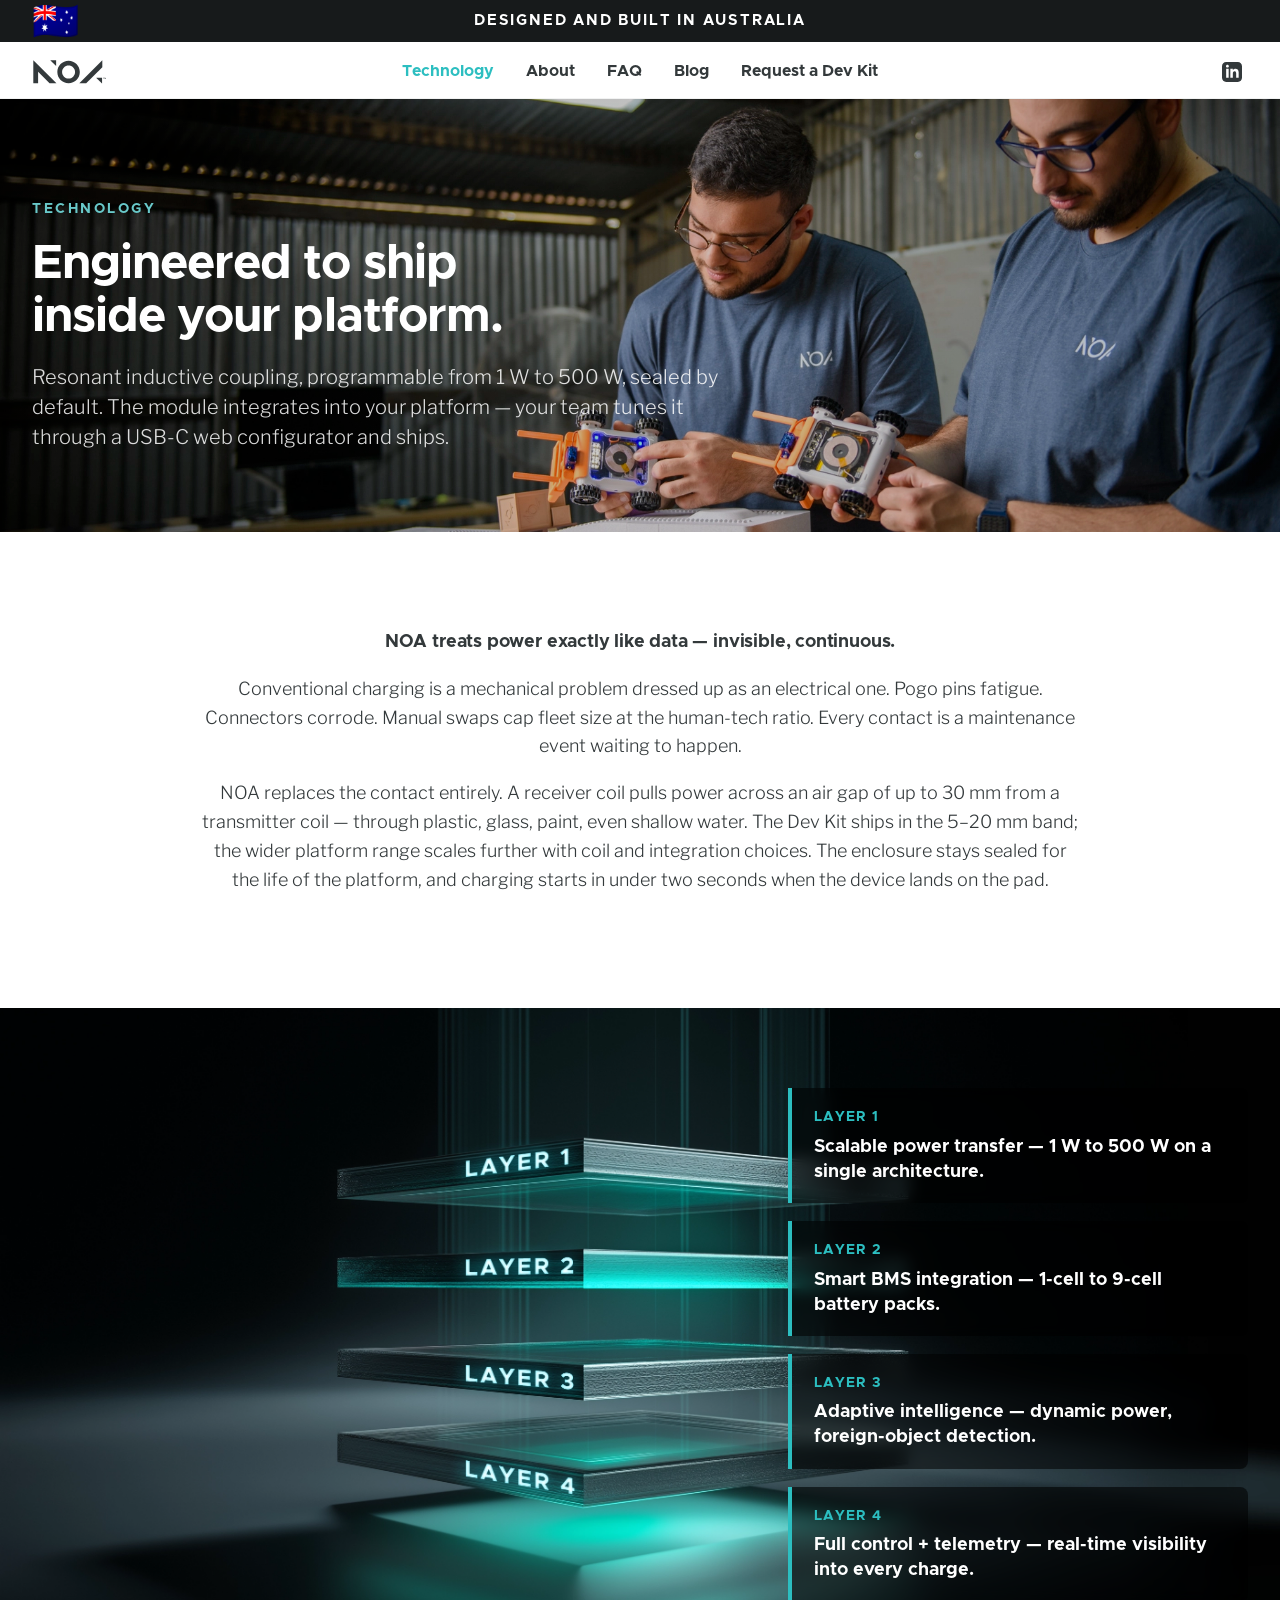
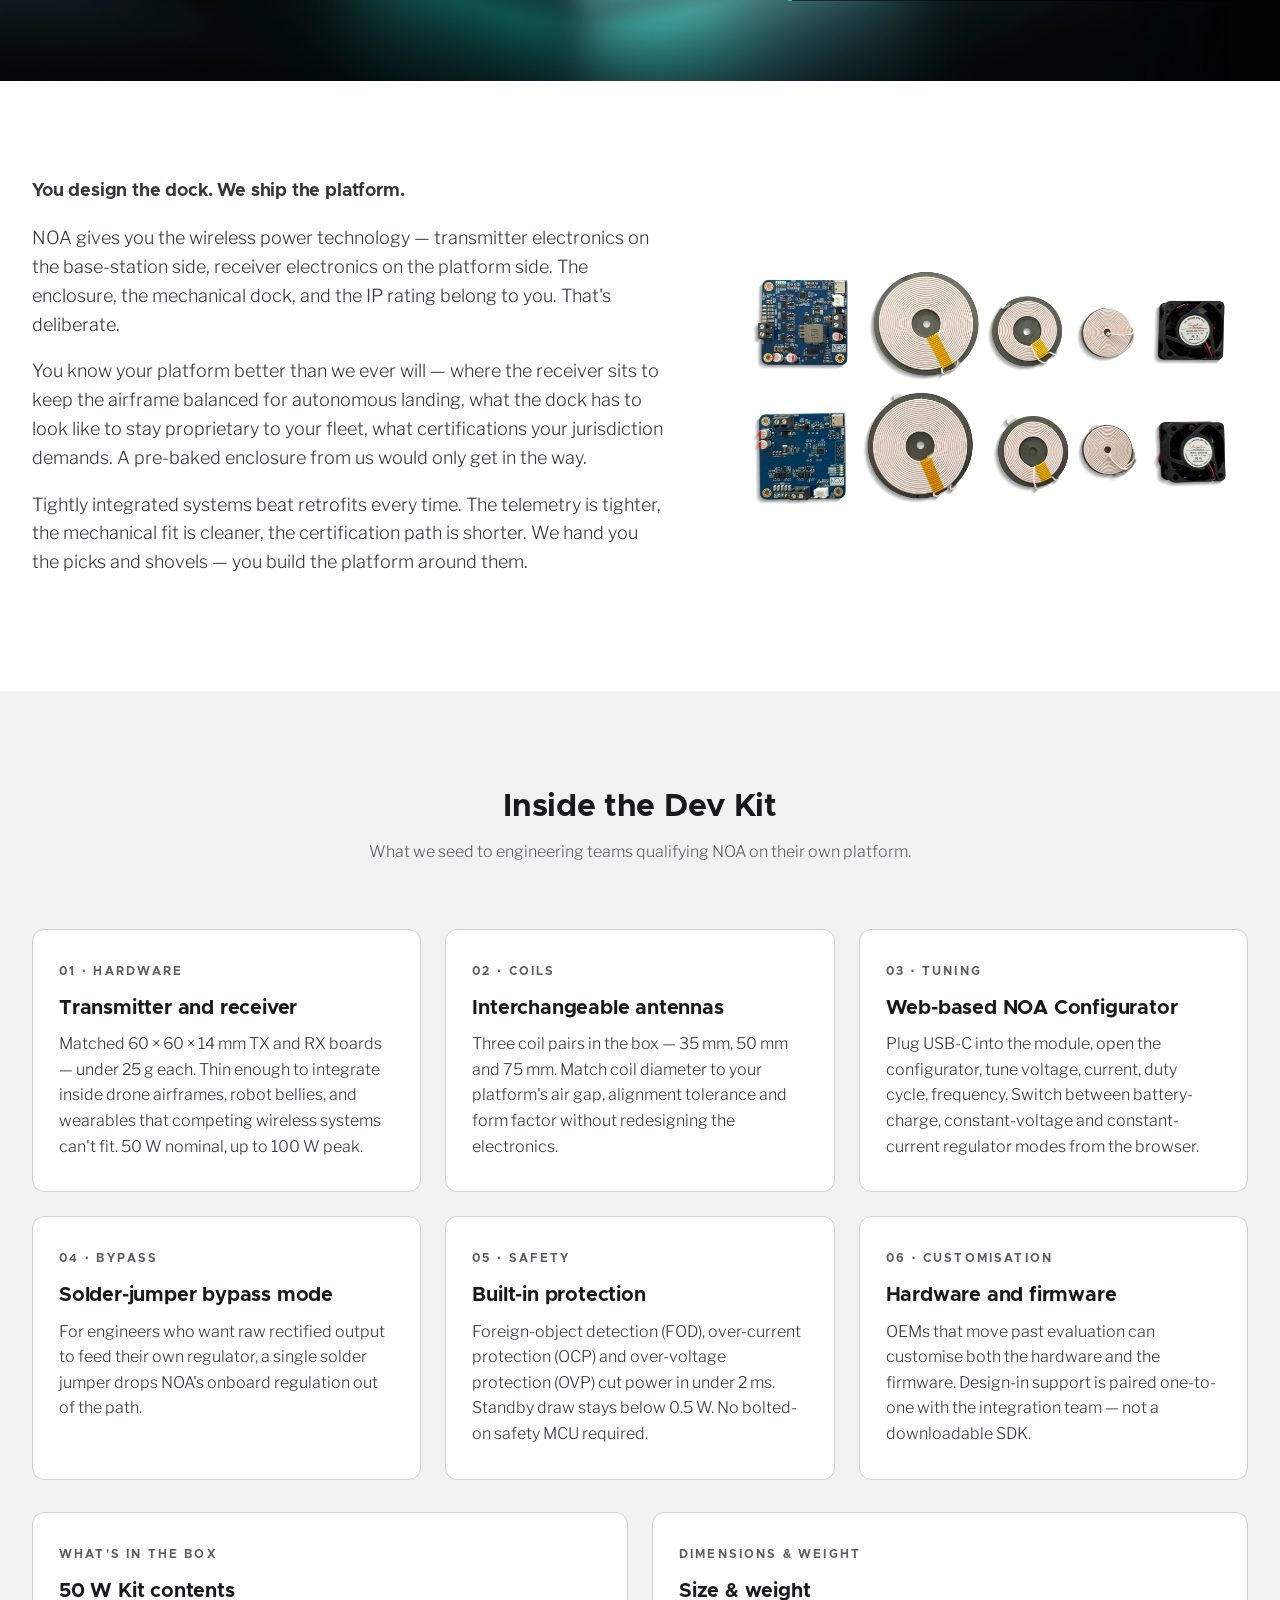
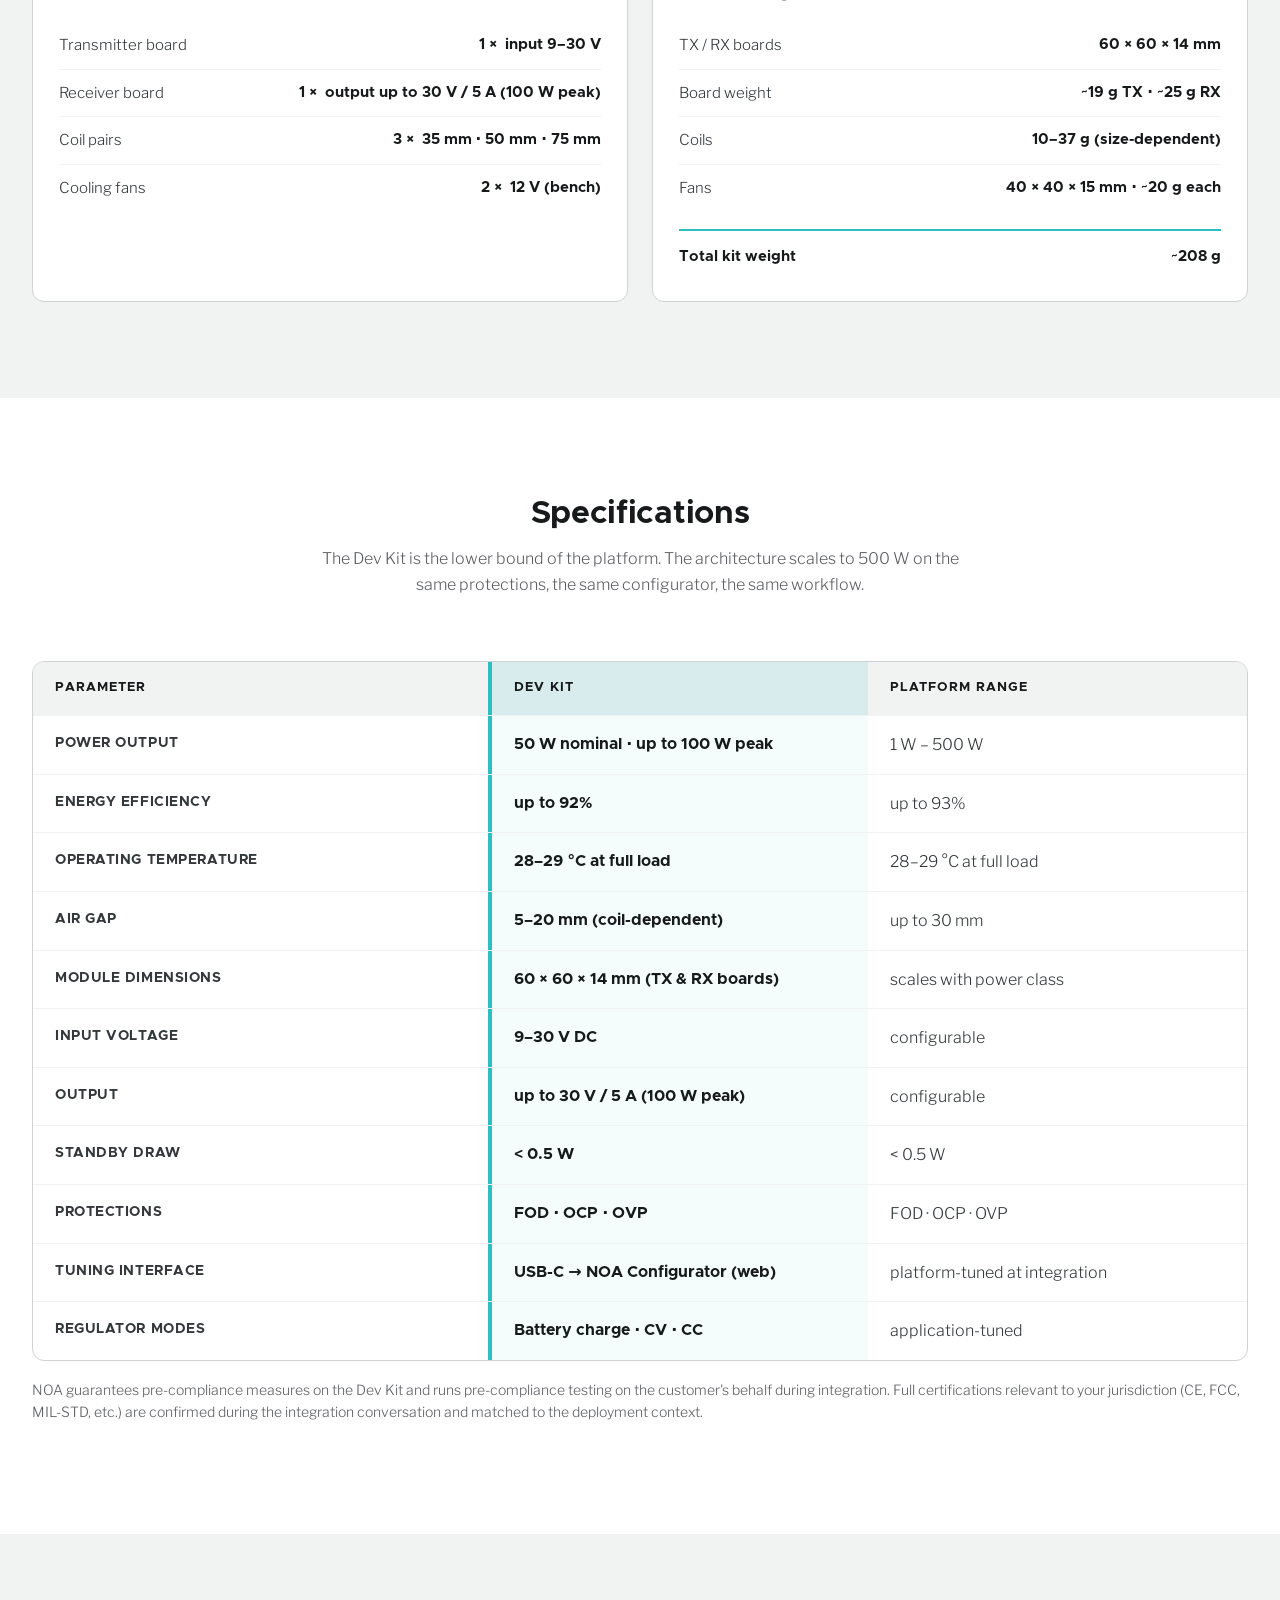
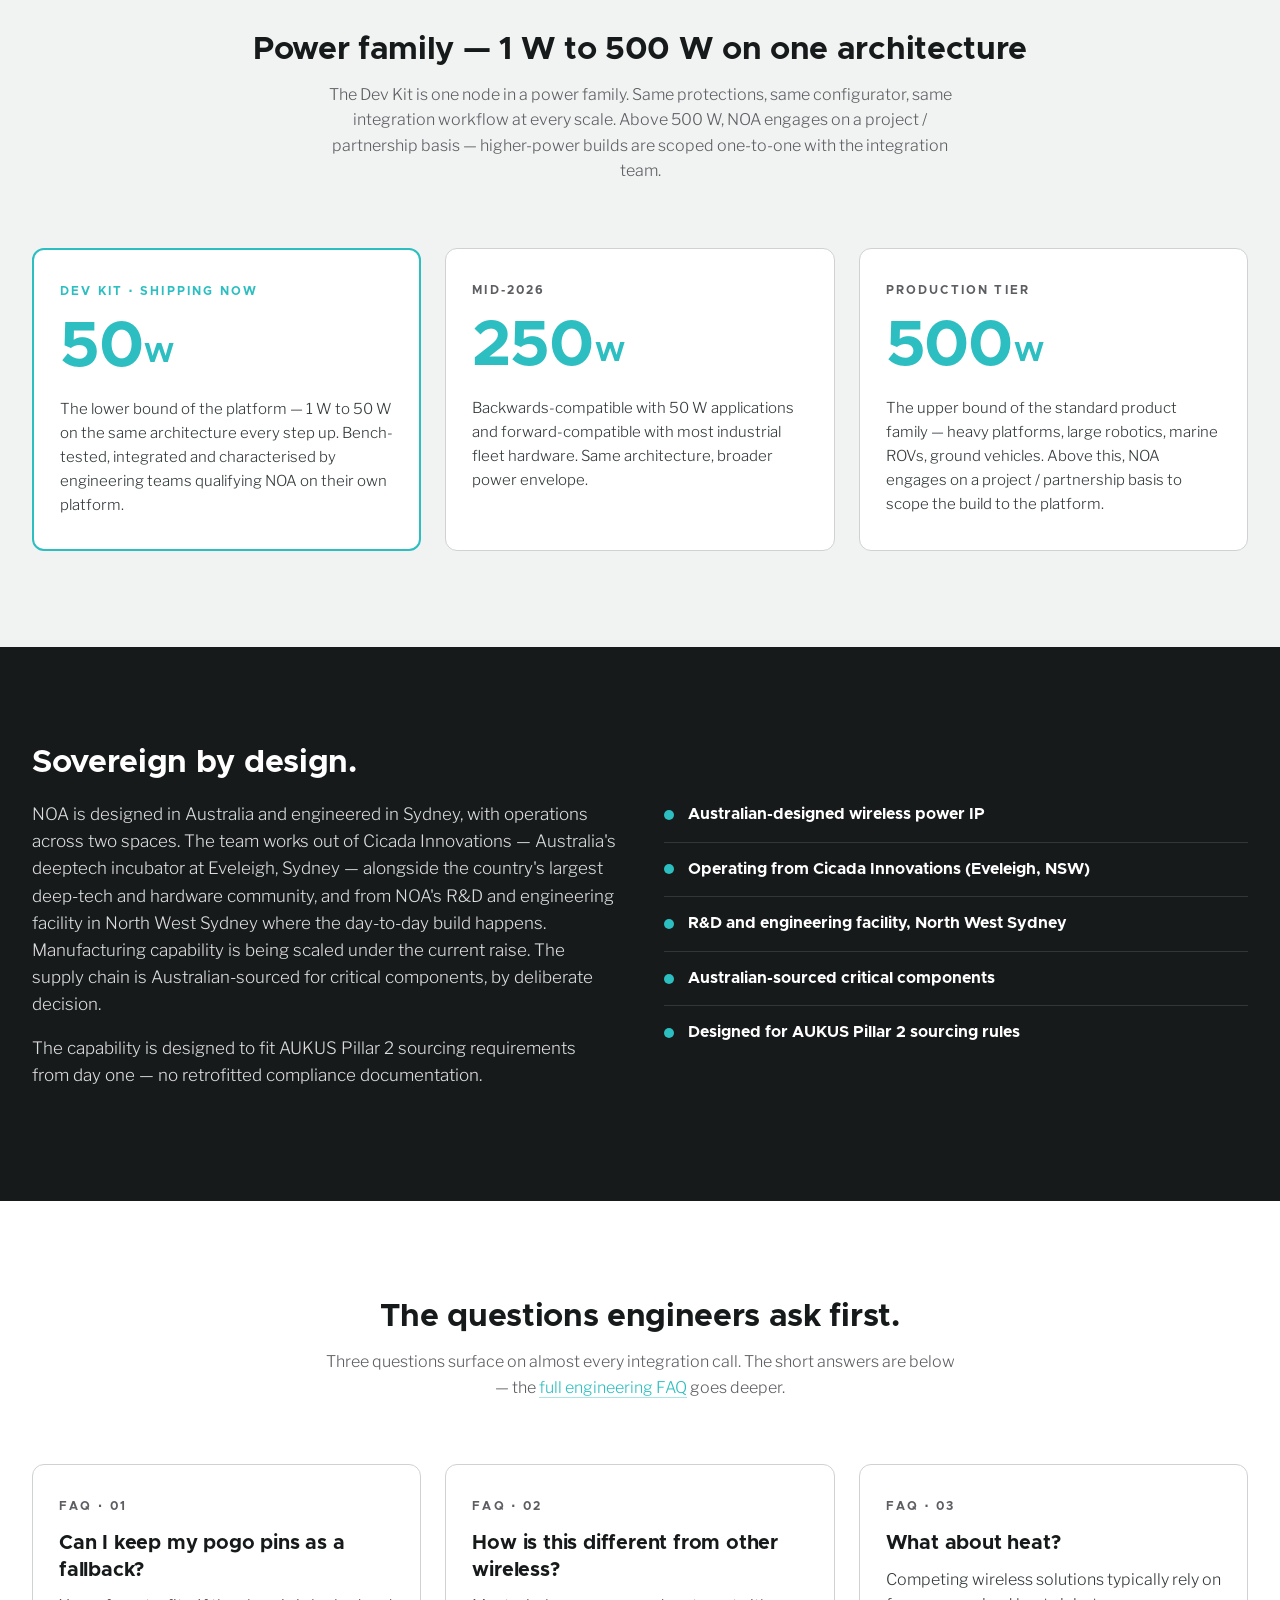
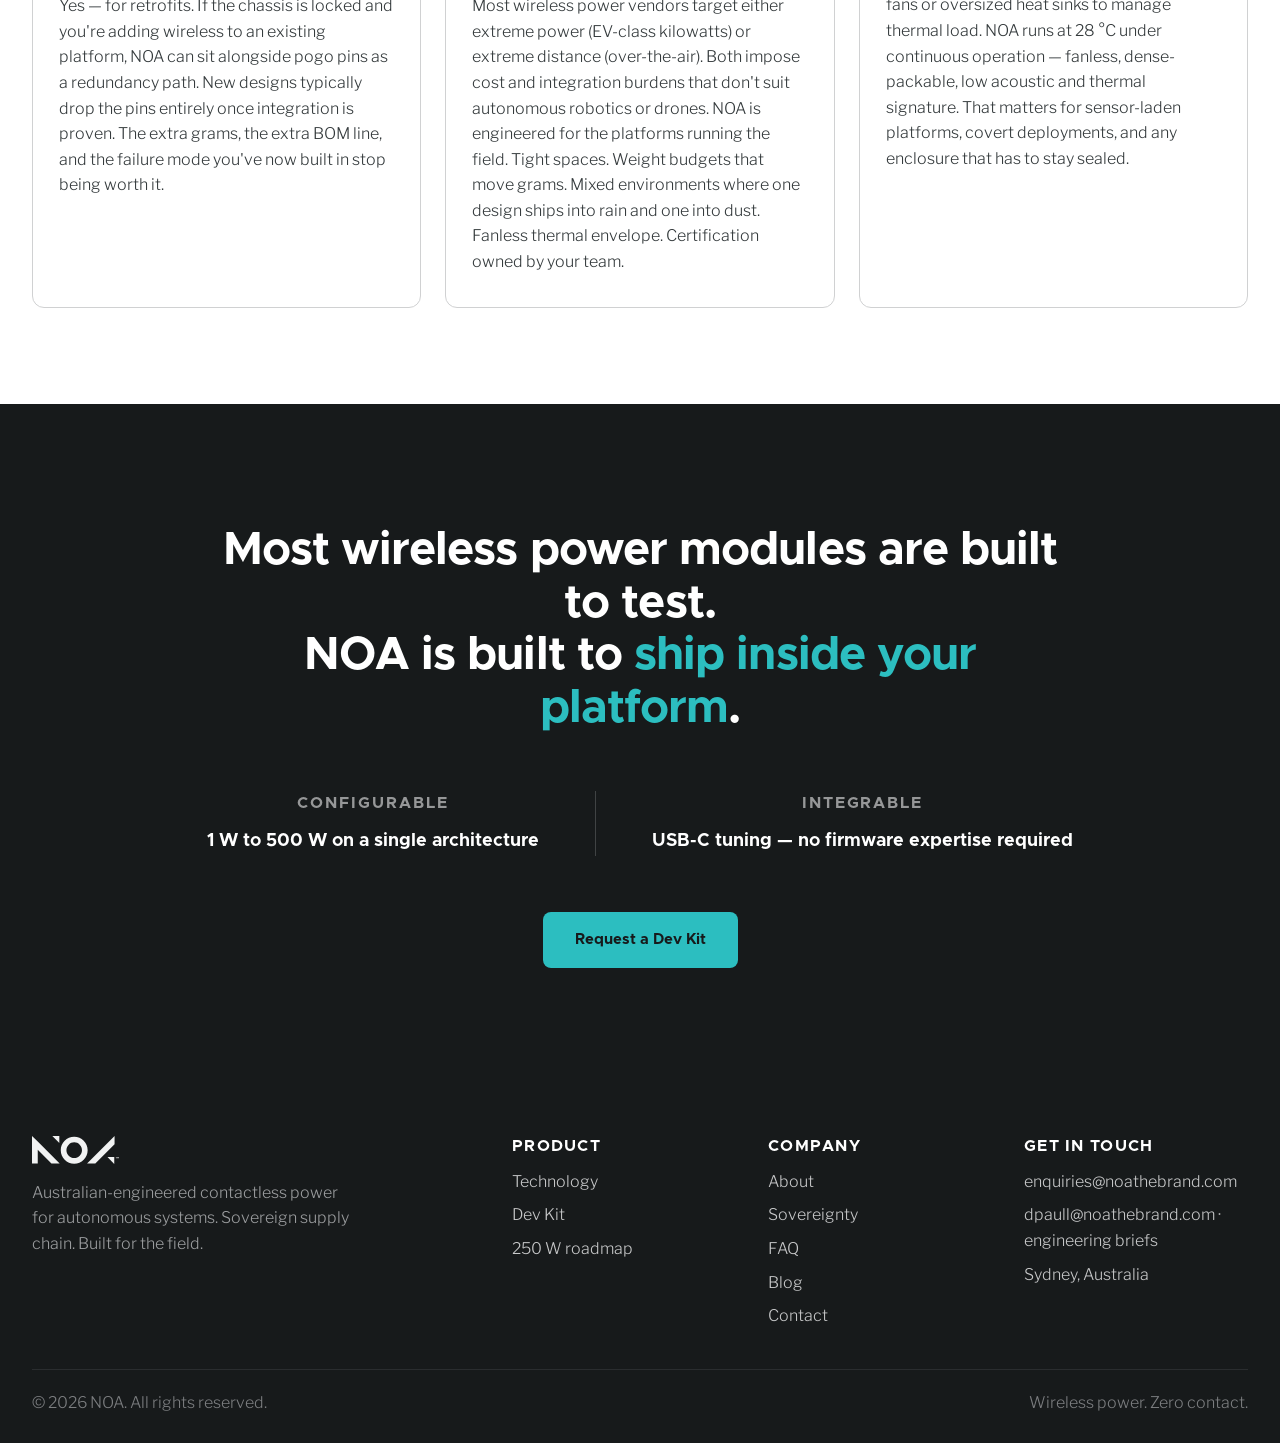
<file: tech.html>
<!doctype html>
<html lang="en">
<head>
<meta charset="utf-8" />
<meta name="viewport" content="width=device-width, initial-scale=1" />
<title>Technology — NOA</title>
<meta name="description" content="NOA wireless power: 1–500W programmable, up to 93% efficiency, 28°C operating temperature, contactless air gap up to 30mm. Six interchangeable coils, USB-C tuning, FOD/OCP/OVP." />

<meta property="og:title" content="NOA Technology" />
<meta property="og:description" content="Australian-engineered contactless wireless power. 1–500W programmable, up to 93% efficiency, 28°C operating temperature." />
<meta property="og:type" content="website" />
<meta name="twitter:card" content="summary_large_image" />
<link rel="icon" type="image/svg+xml" href="assets/logo.svg" />

<link rel="preconnect" href="https://fonts.googleapis.com">
<link rel="preconnect" href="https://fonts.gstatic.com" crossorigin>
<link href="https://fonts.googleapis.com/css2?family=Libre+Franklin:wght@300&display=swap" rel="stylesheet">
<link rel="stylesheet" href="assets/site.css" />

<style>
/* ============ tech.html — page-specific styles ============ */

/* Section A — text-only intro, centred max-width */
.tech-intro{
  max-width: 880px;
  margin: 0 auto;
  text-align: center;
}
.tech-intro p{
  font-size: 18px;
  line-height: 1.6;
  color: var(--c-charcoal);
  margin: 0 0 18px;
}
.tech-intro__lead{
  font-family: var(--font-head);
  font-weight: 700;
  font-size: 32px;
  line-height: 1.25;
  color: var(--c-ink);
  margin: 0 0 28px;
  letter-spacing: -0.01em;
}

/* Dock section — two-column: left text + right image */
.tech-dock{
  display: flex;
  align-items: center;
  gap: 64px;
}
.tech-dock .tech-intro{
  flex: 1;
  max-width: none;
  margin: 0;
  text-align: left;
}
.tech-dock__img{
  flex: 0 0 45%;
  max-width: 520px;
}
.tech-dock__img img{
  width: 100%;
  height: auto;
  display: block;
  border-radius: var(--radius-md);
}
@media (max-width: 768px){
  .tech-dock{ flex-direction: column; gap: 40px; }
  .tech-dock__img{ flex: 0 0 auto; width: 100%; max-width: none; }
}

/* Section B — full-bleed image with right-aligned layer panels */
.tech-layers{
  position: relative;
  background: var(--c-ink);
  padding: 0;
  overflow: hidden;
}
.tech-layers__bg{
  position: absolute;
  inset: 0;
  z-index: 0;
}
.tech-layers__bg img{
  width: 135%;
  height: 100%;
  object-fit: cover;
  object-position: left center;
  display: block;
}
.tech-layers__inner{
  position: relative;
  z-index: 1;
  max-width: var(--container);
  margin: 0 auto;
  padding: 80px 32px;
  min-height: 600px;
  display: grid;
  align-items: stretch;
}
.tech-layers__panels{
  display: grid;
  grid-template-rows: repeat(4, 1fr);
  gap: 18px;
  width: 100%;
  max-width: 460px;
  justify-self: end;
}
.tech-layer-card{
  background: rgba(0, 0, 0, 0.55);
  backdrop-filter: blur(8px);
  -webkit-backdrop-filter: blur(8px);
  border-left: 4px solid var(--c-teal);
  padding: 18px 22px;
  border-radius: 0 8px 8px 0;
  display: flex;
  flex-direction: column;
  justify-content: center;
}
.tech-layer-card__label{
  font-family: var(--font-head);
  font-weight: 700;
  font-size: 14px;
  letter-spacing: 0.08em;
  text-transform: uppercase;
  color: var(--c-teal);
  margin: 0 0 6px;
}
.tech-layer-card__text{
  font-family: var(--font-head);
  font-weight: 700;
  font-size: 18px;
  color: #ffffff;
  margin: 0;
  line-height: 1.4;
}

/* Inside-the-module grid */
.module-grid{
  display: grid;
  grid-template-columns: repeat(3, 1fr);
  gap: 24px;
}
.module-card{
  background: var(--c-white);
  border: 1px solid var(--c-iron);
  border-radius: 12px;
  padding: 32px 26px;
  display: flex;
  flex-direction: column;
}
.module-card__num{
  font-family: var(--font-head);
  font-weight: 700;
  font-size: 12px;
  letter-spacing: 0.18em;
  text-transform: uppercase;
  color: var(--c-mid);
  margin-bottom: 14px;
}
.module-card h3{
  font-size: 20px;
  margin: 0 0 10px;
  color: var(--c-ink);
}
.module-card p{
  font-size: 16px;
  color: var(--c-charcoal);
  margin: 0;
  line-height: 1.6;
}

/* Kit contents + Size & Weight block */
.kit-grid{
  display: grid;
  grid-template-columns: 1fr 1fr;
  gap: 24px;
  margin-top: 32px;
}
.kit-card{
  background: var(--c-white);
  border: 1px solid var(--c-iron);
  border-radius: 12px;
  padding: 32px 26px;
  display: flex;
  flex-direction: column;
}
.kit-card__label{
  font-family: var(--font-head);
  font-weight: 700;
  font-size: 12px;
  letter-spacing: 0.18em;
  text-transform: uppercase;
  color: var(--c-mid);
  margin-bottom: 14px;
}
.kit-card h3{
  font-size: 20px;
  margin: 0 0 18px;
  color: var(--c-ink);
}
.kit-card ul{
  list-style: none;
  padding: 0;
  margin: 0;
}
.kit-card li{
  display: flex;
  justify-content: space-between;
  gap: 16px;
  padding: 12px 0;
  border-bottom: 1px solid var(--c-fog);
  font-size: 15px;
  color: var(--c-charcoal);
  line-height: 1.5;
}
.kit-card li:last-child{ border-bottom: 0; }
.kit-card li strong{
  font-family: var(--font-head);
  font-weight: 700;
  color: var(--c-ink);
  flex-shrink: 0;
}
.kit-card__foot{
  margin-top: 18px;
  padding-top: 14px;
  border-top: 2px solid var(--c-teal);
  display: flex;
  justify-content: space-between;
  font-family: var(--font-head);
  font-weight: 700;
  color: var(--c-ink);
  font-size: 15px;
}

/* Spec table */
.spec-wrap{
  background: var(--c-white);
  border: 1px solid var(--c-iron);
  border-radius: 12px;
  overflow: hidden;
}
.spec-row{
  display: grid;
  grid-template-columns: 1.2fr 1fr 1fr;
  border-bottom: 1px solid var(--c-fog);
}
.spec-row:last-child{ border-bottom: 0; }
.spec-row--head{ background: var(--c-fog); }
.spec-cell{
  padding: 16px 22px;
  font-size: 16px;
  color: var(--c-charcoal);
}
.spec-row--head .spec-cell{
  font-family: var(--font-head);
  font-weight: 700;
  font-size: 13px;
  text-transform: uppercase;
  letter-spacing: 0.08em;
  color: var(--c-ink);
}
.spec-cell--label{
  font-family: var(--font-head);
  font-weight: 700;
  font-size: 14px;
  text-transform: uppercase;
  letter-spacing: 0.04em;
  color: var(--c-charcoal);
}
.spec-cell--module{
  background: rgba(44,190,192,0.05);
  border-left: 4px solid var(--c-teal);
  font-family: var(--font-head);
  font-weight: 700;
  color: var(--c-ink);
}
.spec-row--head .spec-cell--module{ background: rgba(44,190,192,0.12); border-left: 4px solid var(--c-teal); }

.spec-foot{
  margin-top: 18px;
  font-size: 14px;
  color: var(--c-mid);
}

/* Roadmap timeline */
.roadmap{
  display: grid;
  grid-template-columns: repeat(3, 1fr);
  gap: 24px;
  position: relative;
}
.roadmap-card{
  background: var(--c-white);
  border: 1px solid var(--c-iron);
  border-radius: 12px;
  padding: 32px 26px;
  position: relative;
  display: flex;
  flex-direction: column;
}
.roadmap-card__chip{
  /* convert chip into eyebrow style */
  display: inline-block;
  font-family: var(--font-head);
  font-weight: 700;
  font-size: 12px;
  letter-spacing: 0.18em;
  text-transform: uppercase;
  color: var(--c-mid);
  background: transparent;
  padding: 0;
  margin-bottom: 14px;
}
.roadmap-card--current .roadmap-card__chip{
  color: var(--c-teal);
  background: transparent;
}
.roadmap-card__stat{
  font-family: var(--font-head);
  font-weight: 700;
  font-size: 64px;
  line-height: 1;
  color: var(--c-teal);
  margin: 0 0 18px;
  letter-spacing: -0.02em;
}
.roadmap-card__stat sub{
  font-size: 28px;
  vertical-align: baseline;
  font-weight: 700;
  position: relative;
  bottom: 4px;
  margin-left: 2px;
}
.roadmap-card--current{ border-color: var(--c-teal); border-width: 2px; }
.roadmap-card h3{
  font-size: 22px;
  margin: 0 0 8px;
  color: var(--c-ink);
}
.roadmap-card__range{
  font-family: var(--font-head);
  font-weight: 700;
  font-size: 16px;
  color: var(--c-teal);
  margin: 0 0 14px;
}
.roadmap-card p{
  font-size: 15px;
  line-height: 1.6;
  color: var(--c-charcoal);
  margin: 0;
}

/* Sovereignty band */
.sov-grid{
  display: grid;
  grid-template-columns: 1fr 1fr;
  gap: 48px;
  align-items: center;
}
.sov-grid h2{ color: #ffffff; font-size: 32px; margin: 0 0 18px; }
.sov-grid p{ color: rgba(255,255,255,0.85); font-size: 17px; line-height: 1.6; margin: 0 0 16px; }
.sov-list{ list-style: none; padding: 0; margin: 0; }
.sov-list li{
  font-family: var(--font-head);
  font-weight: 700;
  font-size: 16px;
  color: #ffffff;
  padding: 14px 0;
  border-bottom: 1px solid rgba(255,255,255,0.12);
  display: flex;
  align-items: center;
  gap: 14px;
}
.sov-list li:last-child{ border-bottom: 0; }
.sov-list__dot{
  width: 10px; height: 10px; border-radius: 50%; background: var(--c-teal);
  flex: 0 0 auto;
}

/* CTA closer */
.cta-band{
  background: var(--c-fog);
  padding: 80px 32px;
  text-align: center;
}
.cta-band__inner{ max-width: 720px; margin: 0 auto; }
.cta-band h2{ font-size: 32px; margin: 0 0 16px; }
.cta-band p{ font-size: 18px; color: var(--c-mid); margin: 0 0 32px; }
.cta-band .btn{ padding: 16px 28px; }

@media (max-width: 980px){
  .tech-intro{ text-align: left; }
  .module-grid{ grid-template-columns: 1fr; }
  .kit-grid{ grid-template-columns: 1fr; }
  .roadmap{ grid-template-columns: 1fr; }
  .sov-grid{ grid-template-columns: 1fr; gap: 32px; }
  /* On narrow screens hide the background image and fall back to legible light cards */
  .tech-layers{ background: var(--c-fog); }
  .tech-layers__bg{ display: none; }
  .tech-layers__inner{ min-height: 0; padding: 56px 24px; }
  .tech-layers__panels{ max-width: 100%; }
  .tech-layer-card{
    background: var(--c-white);
    backdrop-filter: none;
    -webkit-backdrop-filter: none;
  }
  .tech-layer-card__text{ color: var(--c-ink); }
}
@media (max-width: 768px){
  .tech-intro__lead{ font-size: 24px; }
  .spec-row{ grid-template-columns: 1fr; }
  .spec-row--head{ display: none; }
  .spec-cell--label{ background: var(--c-fog); padding: 10px 20px; }
  .spec-cell--module::before{ content: "Dev Kit: "; color: var(--c-teal); font-weight: 700; }
  .spec-cell:nth-child(3)::before{ content: "Platform range: "; color: var(--c-mid); font-weight: 700; }
}
</style>
</head>
<body>

<!-- ============ TOPBAR ============ -->
<div class="topbar">
  <div class="ticker" aria-label="Announcements">
    <div class="ticker__inner" id="ticker">
      <span class="ticker__flag" aria-hidden="true">🇦🇺</span>
      <div class="ticker__item is-active">Designed and built in Australia</div>
      <div class="ticker__item">Sovereign capability for AUKUS partners</div>
    </div>
  </div>
  <header class="site-header">
    <div class="site-header__inner">
      <a href="index.html" class="site-header__logo" aria-label="NOA home">
        <img src="assets/logo.svg" alt="NOA" />
      </a>
      <nav class="site-nav" aria-label="Primary">
        <a href="tech.html" aria-current="page">Technology</a>
        <a href="about.html">About</a>
        <a href="faq.html">FAQ</a>
        <a href="blog.html">Blog</a>
        <a href="contact.html">Request a Dev Kit</a>
      </nav>
      <div class="site-header__social">
        <a href="https://au.linkedin.com/company/noathebrand" target="_blank" rel="noopener" aria-label="NOA on LinkedIn">
          <svg viewBox="0 0 24 24" aria-hidden="true" fill="currentColor"><path d="M19 0h-14c-2.761 0-5 2.239-5 5v14c0 2.761 2.239 5 5 5h14c2.762 0 5-2.239 5-5v-14c0-2.761-2.238-5-5-5zm-11 19h-3v-11h3v11zm-1.5-12.268c-.966 0-1.75-.79-1.75-1.764s.784-1.764 1.75-1.764 1.75.79 1.75 1.764-.783 1.764-1.75 1.764zm13.5 12.268h-3v-5.604c0-3.368-4-3.113-4 0v5.604h-3v-11h3v1.765c1.396-2.586 7-2.777 7 2.476v6.759z"/></svg>
        </a>
      </div>
    </div>
  </header>
</div>

<!-- ============ PAGE HERO ============ -->
<section class="page-hero page-hero--tech" aria-labelledby="tech-hero-h">
  <div class="page-hero__inner">
    <span class="page-hero__eyebrow">Technology</span>
    <h1 id="tech-hero-h">Engineered to ship<br>inside your platform.</h1>
    <p class="page-hero__sub">Resonant inductive coupling, programmable from 1 W to 500 W, sealed by default. The module integrates into your platform — your team tunes it through a USB-C web configurator and ships.</p>
  </div>
</section>

<!-- ============ SECTION A — INTRO COPY ============ -->
<section class="section">
  <div class="section__inner">
    <div class="tech-intro">
      <p class="tech-intro__lead">NOA treats power exactly like data — invisible, continuous.</p>
      <p>Conventional charging is a mechanical problem dressed up as an electrical one. Pogo pins fatigue. Connectors corrode. Manual swaps cap fleet size at the human-tech ratio. Every contact is a maintenance event waiting to happen.</p>
      <p>NOA replaces the contact entirely. A receiver coil pulls power across an air gap of up to 30&nbsp;mm from a transmitter coil — through plastic, glass, paint, even shallow water. The Dev Kit ships in the 5–20&nbsp;mm band; the wider platform range scales further with coil and integration choices. The enclosure stays sealed for the life of the platform, and charging starts in under two seconds when the device lands on the pad.</p>
    </div>
  </div>
</section>

<!-- ============ SECTION B — FOUR-LAYER ARCHITECTURE ============ -->
<section class="section tech-layers" aria-labelledby="tech-layers-h">
  <div class="tech-layers__bg" aria-hidden="true">
    <img src="assets/4%20Layer%20system.webp" alt="" loading="lazy" />
  </div>
  <div class="tech-layers__inner">
    <h2 id="tech-layers-h" class="visually-hidden" style="position:absolute;width:1px;height:1px;padding:0;margin:-1px;overflow:hidden;clip:rect(0,0,0,0);white-space:nowrap;border:0;">Four-layer architecture</h2>
    <div class="tech-layers__panels" aria-label="Architecture layers">
      <div class="tech-layer-card">
        <p class="tech-layer-card__label">Layer 1</p>
        <p class="tech-layer-card__text">Scalable power transfer — 1&nbsp;W to 500&nbsp;W on a single architecture.</p>
      </div>
      <div class="tech-layer-card">
        <p class="tech-layer-card__label">Layer 2</p>
        <p class="tech-layer-card__text">Smart BMS integration — 1-cell to 9-cell battery packs.</p>
      </div>
      <div class="tech-layer-card">
        <p class="tech-layer-card__label">Layer 3</p>
        <p class="tech-layer-card__text">Adaptive intelligence — dynamic power, foreign-object detection.</p>
      </div>
      <div class="tech-layer-card">
        <p class="tech-layer-card__label">Layer 4</p>
        <p class="tech-layer-card__text">Full control + telemetry — real-time visibility into every charge.</p>
      </div>
    </div>
  </div>
</section>

<!-- ============ YOU DESIGN THE DOCK ============ -->
<section class="section" id="integration-philosophy" aria-labelledby="dock-h">
  <div class="section__inner">
    <div class="tech-dock">
      <div class="tech-intro tech-intro--left">
        <p class="tech-intro__lead">You design the dock. We ship the platform.</p>
        <p>NOA gives you the wireless power technology — transmitter electronics on the base-station side, receiver electronics on the platform side. The enclosure, the mechanical dock, and the IP rating belong to you. That's deliberate.</p>
        <p>You know your platform better than we ever will — where the receiver sits to keep the airframe balanced for autonomous landing, what the dock has to look like to stay proprietary to your fleet, what certifications your jurisdiction demands. A pre-baked enclosure from us would only get in the way.</p>
        <p>Tightly integrated systems beat retrofits every time. The telemetry is tighter, the mechanical fit is cleaner, the certification path is shorter. We hand you the picks and shovels — you build the platform around them.</p>
      </div>
      <div class="tech-dock__img">
        <img src="assets/cta-image.webp" alt="" loading="lazy" />
      </div>
    </div>
  </div>
</section>

<!-- ============ INSIDE THE MODULE ============ -->
<section class="section section--alt" aria-labelledby="module-h">
  <div class="section__inner">
    <div class="section__head">
      <h2 id="module-h">Inside the Dev Kit</h2>
      <p>What we seed to engineering teams qualifying NOA on their own platform.</p>
    </div>

    <div class="module-grid">
      <article class="module-card">
        <span class="module-card__num">01 · Hardware</span>
        <h3>Transmitter and receiver</h3>
        <p>Matched 60&nbsp;×&nbsp;60&nbsp;×&nbsp;14&nbsp;mm TX and RX boards — under 25&nbsp;g each. Thin enough to integrate inside drone airframes, robot bellies, and wearables that competing wireless systems can't fit. 50&nbsp;W nominal, up to 100&nbsp;W peak.</p>
      </article>
      <article class="module-card">
        <span class="module-card__num">02 · Coils</span>
        <h3>Interchangeable antennas</h3>
        <p>Three coil pairs in the box — 35&nbsp;mm, 50&nbsp;mm and 75&nbsp;mm. Match coil diameter to your platform's air gap, alignment tolerance and form factor without redesigning the electronics.</p>
      </article>
      <article class="module-card">
        <span class="module-card__num">03 · Tuning</span>
        <h3>Web-based NOA Configurator</h3>
        <p>Plug USB-C into the module, open the configurator, tune voltage, current, duty cycle, frequency. Switch between battery-charge, constant-voltage and constant-current regulator modes from the browser.</p>
      </article>
      <article class="module-card">
        <span class="module-card__num">04 · Bypass</span>
        <h3>Solder-jumper bypass mode</h3>
        <p>For engineers who want raw rectified output to feed their own regulator, a single solder jumper drops NOA's onboard regulation out of the path.</p>
      </article>
      <article class="module-card">
        <span class="module-card__num">05 · Safety</span>
        <h3>Built-in protection</h3>
        <p>Foreign-object detection (FOD), over-current protection (OCP) and over-voltage protection (OVP) cut power in under 2&nbsp;ms. Standby draw stays below 0.5&nbsp;W. No bolted-on safety MCU required.</p>
      </article>
      <article class="module-card">
        <span class="module-card__num">06 · Customisation</span>
        <h3>Hardware and firmware</h3>
        <p>OEMs that move past evaluation can customise both the hardware and the firmware. Design-in support is paired one-to-one with the integration team — not a downloadable SDK.</p>
      </article>
    </div>

    <!-- Kit Contents + Size & Weight -->
    <div class="kit-grid">
      <article class="kit-card">
        <span class="kit-card__label">What's in the box</span>
        <h3>50 W Kit contents</h3>
        <ul>
          <li><span>Transmitter board</span><strong>1 ×&nbsp; input 9–30 V</strong></li>
          <li><span>Receiver board</span><strong>1 ×&nbsp; output up to 30 V / 5 A (100 W peak)</strong></li>
          <li><span>Coil pairs</span><strong>3 ×&nbsp; 35 mm · 50 mm · 75 mm</strong></li>
          <li><span>Cooling fans</span><strong>2 ×&nbsp; 12 V (bench)</strong></li>
        </ul>
      </article>
      <article class="kit-card">
        <span class="kit-card__label">Dimensions &amp; weight</span>
        <h3>Size &amp; weight</h3>
        <ul>
          <li><span>TX / RX boards</span><strong>60 × 60 × 14 mm</strong></li>
          <li><span>Board weight</span><strong>~19 g TX · ~25 g RX</strong></li>
          <li><span>Coils</span><strong>10–37 g (size-dependent)</strong></li>
          <li><span>Fans</span><strong>40 × 40 × 15 mm · ~20 g each</strong></li>
        </ul>
        <div class="kit-card__foot">
          <span>Total kit weight</span><span>~208 g</span>
        </div>
      </article>
    </div>
  </div>
</section>

<!-- ============ SPECIFICATIONS ============ -->
<section class="section" aria-labelledby="specs-h">
  <div class="section__inner">
    <div class="section__head">
      <h2 id="specs-h">Specifications</h2>
      <p>The Dev Kit is the lower bound of the platform. The architecture scales to 500&nbsp;W on the same protections, the same configurator, the same workflow.</p>
    </div>

    <div class="spec-wrap" role="table" aria-label="NOA specifications">
      <div class="spec-row spec-row--head" role="row">
        <div class="spec-cell spec-cell--label" role="columnheader">Parameter</div>
        <div class="spec-cell spec-cell--module" role="columnheader">Dev Kit</div>
        <div class="spec-cell" role="columnheader">Platform range</div>
      </div>
      <div class="spec-row" role="row">
        <div class="spec-cell spec-cell--label">Power output</div>
        <div class="spec-cell spec-cell--module">50 W nominal · up to 100 W peak</div>
        <div class="spec-cell">1 W – 500 W</div>
      </div>
      <div class="spec-row" role="row">
        <div class="spec-cell spec-cell--label">Energy efficiency</div>
        <div class="spec-cell spec-cell--module">up to 92%</div>
        <div class="spec-cell">up to 93%</div>
      </div>
      <div class="spec-row" role="row">
        <div class="spec-cell spec-cell--label">Operating temperature</div>
        <div class="spec-cell spec-cell--module">28–29 °C at full load</div>
        <div class="spec-cell">28–29 °C at full load</div>
      </div>
      <div class="spec-row" role="row">
        <div class="spec-cell spec-cell--label">Air gap</div>
        <div class="spec-cell spec-cell--module">5–20 mm (coil-dependent)</div>
        <div class="spec-cell">up to 30 mm</div>
      </div>
      <div class="spec-row" role="row">
        <div class="spec-cell spec-cell--label">Module dimensions</div>
        <div class="spec-cell spec-cell--module">60 × 60 × 14 mm (TX &amp; RX boards)</div>
        <div class="spec-cell">scales with power class</div>
      </div>
      <div class="spec-row" role="row">
        <div class="spec-cell spec-cell--label">Input voltage</div>
        <div class="spec-cell spec-cell--module">9–30 V DC</div>
        <div class="spec-cell">configurable</div>
      </div>
      <div class="spec-row" role="row">
        <div class="spec-cell spec-cell--label">Output</div>
        <div class="spec-cell spec-cell--module">up to 30 V / 5 A (100 W peak)</div>
        <div class="spec-cell">configurable</div>
      </div>
      <div class="spec-row" role="row">
        <div class="spec-cell spec-cell--label">Standby draw</div>
        <div class="spec-cell spec-cell--module">&lt; 0.5 W</div>
        <div class="spec-cell">&lt; 0.5 W</div>
      </div>
      <div class="spec-row" role="row">
        <div class="spec-cell spec-cell--label">Protections</div>
        <div class="spec-cell spec-cell--module">FOD · OCP · OVP</div>
        <div class="spec-cell">FOD · OCP · OVP</div>
      </div>
      <div class="spec-row" role="row">
        <div class="spec-cell spec-cell--label">Tuning interface</div>
        <div class="spec-cell spec-cell--module">USB-C → NOA Configurator (web)</div>
        <div class="spec-cell">platform-tuned at integration</div>
      </div>
      <div class="spec-row" role="row">
        <div class="spec-cell spec-cell--label">Regulator modes</div>
        <div class="spec-cell spec-cell--module">Battery charge · CV · CC</div>
        <div class="spec-cell">application-tuned</div>
      </div>
    </div>

    <p class="spec-foot">NOA guarantees pre-compliance measures on the Dev Kit and runs pre-compliance testing on the customer's behalf during integration. Full certifications relevant to your jurisdiction (CE, FCC, MIL-STD, etc.) are confirmed during the integration conversation and matched to the deployment context.</p>
  </div>
</section>

<!-- ============ ROADMAP ============ -->
<section class="section section--alt" id="roadmap" aria-labelledby="roadmap-h">
  <div class="section__inner">
    <div class="section__head">
      <h2 id="roadmap-h">Power family — 1 W to 500 W on one architecture</h2>
      <p>The Dev Kit is one node in a power family. Same protections, same configurator, same integration workflow at every scale. Above 500&nbsp;W, NOA engages on a project / partnership basis — higher-power builds are scoped one-to-one with the integration team.</p>
    </div>

    <div class="roadmap">
      <article class="roadmap-card roadmap-card--current">
        <span class="roadmap-card__chip">Dev Kit · Shipping now</span>
        <div class="roadmap-card__stat">50<sub>W</sub></div>
        <p>The lower bound of the platform — 1&nbsp;W to 50&nbsp;W on the same architecture every step up. Bench-tested, integrated and characterised by engineering teams qualifying NOA on their own platform.</p>
      </article>
      <article class="roadmap-card">
        <span class="roadmap-card__chip">Mid-2026</span>
        <div class="roadmap-card__stat">250<sub>W</sub></div>
        <p>Backwards-compatible with 50&nbsp;W applications and forward-compatible with most industrial fleet hardware. Same architecture, broader power envelope.</p>
      </article>
      <article class="roadmap-card">
        <span class="roadmap-card__chip">Production tier</span>
        <div class="roadmap-card__stat">500<sub>W</sub></div>
        <p>The upper bound of the standard product family — heavy platforms, large robotics, marine ROVs, ground vehicles. Above this, NOA engages on a project / partnership basis to scope the build to the platform.</p>
      </article>
    </div>
  </div>
</section>

<!-- ============ SOVEREIGNTY ============ -->
<section class="section section--ink" id="sovereignty" aria-labelledby="sov-h">
  <div class="section__inner">
    <div class="sov-grid">
      <div>
        <h2 id="sov-h">Sovereign by design.</h2>
        <p>NOA is designed in Australia and engineered in Sydney, with operations across two spaces. The team works out of Cicada Innovations — Australia's deeptech incubator at Eveleigh, Sydney — alongside the country's largest deep-tech and hardware community, and from NOA's R&amp;D and engineering facility in North West Sydney where the day-to-day build happens. Manufacturing capability is being scaled under the current raise. The supply chain is Australian-sourced for critical components, by deliberate decision.</p>
        <p>The capability is designed to fit AUKUS Pillar 2 sourcing requirements from day one — no retrofitted compliance documentation.</p>
      </div>
      <ul class="sov-list" aria-label="Sovereignty markers">
        <li><span class="sov-list__dot" aria-hidden="true"></span>Australian-designed wireless power IP</li>
        <li><span class="sov-list__dot" aria-hidden="true"></span>Operating from Cicada Innovations (Eveleigh, NSW)</li>
        <li><span class="sov-list__dot" aria-hidden="true"></span>R&amp;D and engineering facility, North West Sydney</li>
        <li><span class="sov-list__dot" aria-hidden="true"></span>Australian-sourced critical components</li>
        <li><span class="sov-list__dot" aria-hidden="true"></span>Designed for AUKUS Pillar 2 sourcing rules</li>
      </ul>
    </div>
  </div>
</section>

<!-- ============ ENGINEER FAQ ============ -->
<section class="section" id="faq" aria-labelledby="faq-h">
  <div class="section__inner">
    <div class="section__head">
      <h2 id="faq-h">The questions engineers ask first.</h2>
      <p>Three questions surface on almost every integration call. The short answers are below — the <a href="faq.html#engineers" style="color: var(--c-teal); border-bottom: 1px solid rgba(44,190,192,0.4);">full engineering FAQ</a> goes deeper.</p>
    </div>

    <div class="module-grid">
      <article class="module-card">
        <span class="module-card__num">FAQ · 01</span>
        <h3>Can I keep my pogo pins as a fallback?</h3>
        <p>Yes — for retrofits. If the chassis is locked and you're adding wireless to an existing platform, NOA can sit alongside pogo pins as a redundancy path. New designs typically drop the pins entirely once integration is proven. The extra grams, the extra BOM line, and the failure mode you've now built in stop being worth it.</p>
      </article>
      <article class="module-card">
        <span class="module-card__num">FAQ · 02</span>
        <h3>How is this different from other wireless?</h3>
        <p>Most wireless power vendors target either extreme power (EV-class kilowatts) or extreme distance (over-the-air). Both impose cost and integration burdens that don't suit autonomous robotics or drones. NOA is engineered for the platforms running the field. Tight spaces. Weight budgets that move grams. Mixed environments where one design ships into rain and one into dust. Fanless thermal envelope. Certification owned by your team.</p>
      </article>
      <article class="module-card">
        <span class="module-card__num">FAQ · 03</span>
        <h3>What about heat?</h3>
        <p>Competing wireless solutions typically rely on fans or oversized heat sinks to manage thermal load. NOA runs at 28&nbsp;°C under continuous operation — fanless, dense-packable, low acoustic and thermal signature. That matters for sensor-laden platforms, covert deployments, and any enclosure that has to stay sealed.</p>
      </article>
    </div>
  </div>
</section>

<!-- ============ CTA CLOSER ============ -->
<section class="closer" id="close" aria-labelledby="closer-h">
  <div class="closer__inner">
    <h2 id="closer-h" class="closer__head">Most wireless power modules are built to test.<br>NOA is built to <span class="accent">ship inside your platform</span>.</h2>
    <div class="closer__pillars">
      <div class="closer__pillar">
        <span class="closer__pillar-label">Configurable</span>
        <span class="closer__pillar-text">1 W to 500 W on a single architecture</span>
      </div>
      <div class="closer__divider" aria-hidden="true"></div>
      <div class="closer__pillar">
        <span class="closer__pillar-label">Integrable</span>
        <span class="closer__pillar-text">USB-C tuning — no firmware expertise required</span>
      </div>
    </div>
    <a href="contact.html" class="btn">Request a Dev Kit</a>
  </div>
</section>

<!-- ============ FOOTER ============ -->
<footer class="site-footer">
  <div class="site-footer__inner">
    <div class="site-footer__brand">
      <img src="assets/NOA-Logo-White.svg" alt="NOA" />
      <p>Australian-engineered contactless power for autonomous systems. Sovereign supply chain. Built for the field.</p>
    </div>
    <div>
      <h4>Product</h4>
      <ul>
        <li><a href="tech.html">Technology</a></li>
        <li><a href="contact.html">Dev Kit</a></li>
        <li><a href="tech.html#roadmap">250&nbsp;W roadmap</a></li>
      </ul>
    </div>
    <div>
      <h4>Company</h4>
      <ul>
        <li><a href="about.html">About</a></li>
        <li><a href="about.html#sovereignty">Sovereignty</a></li>
        <li><a href="faq.html">FAQ</a></li>
        <li><a href="blog.html">Blog</a></li>
        <li><a href="contact.html">Contact</a></li>
      </ul>
    </div>
    <div>
      <h4>Get in touch</h4>
      <ul>
        <li><a href="mailto:enquiries@noathebrand.com">enquiries@noathebrand.com</a></li>
        <li><a href="mailto:dpaull@noathebrand.com">dpaull@noathebrand.com</a> · engineering briefs</li>
        <li>Sydney, Australia</li>
      </ul>
    </div>
  </div>
  <div class="site-footer__bottom">
    <span>© 2026 NOA. All rights reserved.</span>
    <span>Wireless power. Zero contact.</span>
  </div>
</footer>

<script>
(function(){
  var items = document.querySelectorAll('.ticker__item');
  if(items.length < 2) return;
  var i = 0;
  var paused = false;
  var rail = document.getElementById('ticker');
  if(rail){
    rail.addEventListener('mouseenter', function(){ paused = true; });
    rail.addEventListener('mouseleave', function(){ paused = false; });
  }
  setInterval(function(){
    if(paused) return;
    items[i].classList.remove('is-active');
    i = (i + 1) % items.length;
    items[i].classList.add('is-active');
  }, 5000);
})();
</script>

</body>
</html>
</file>
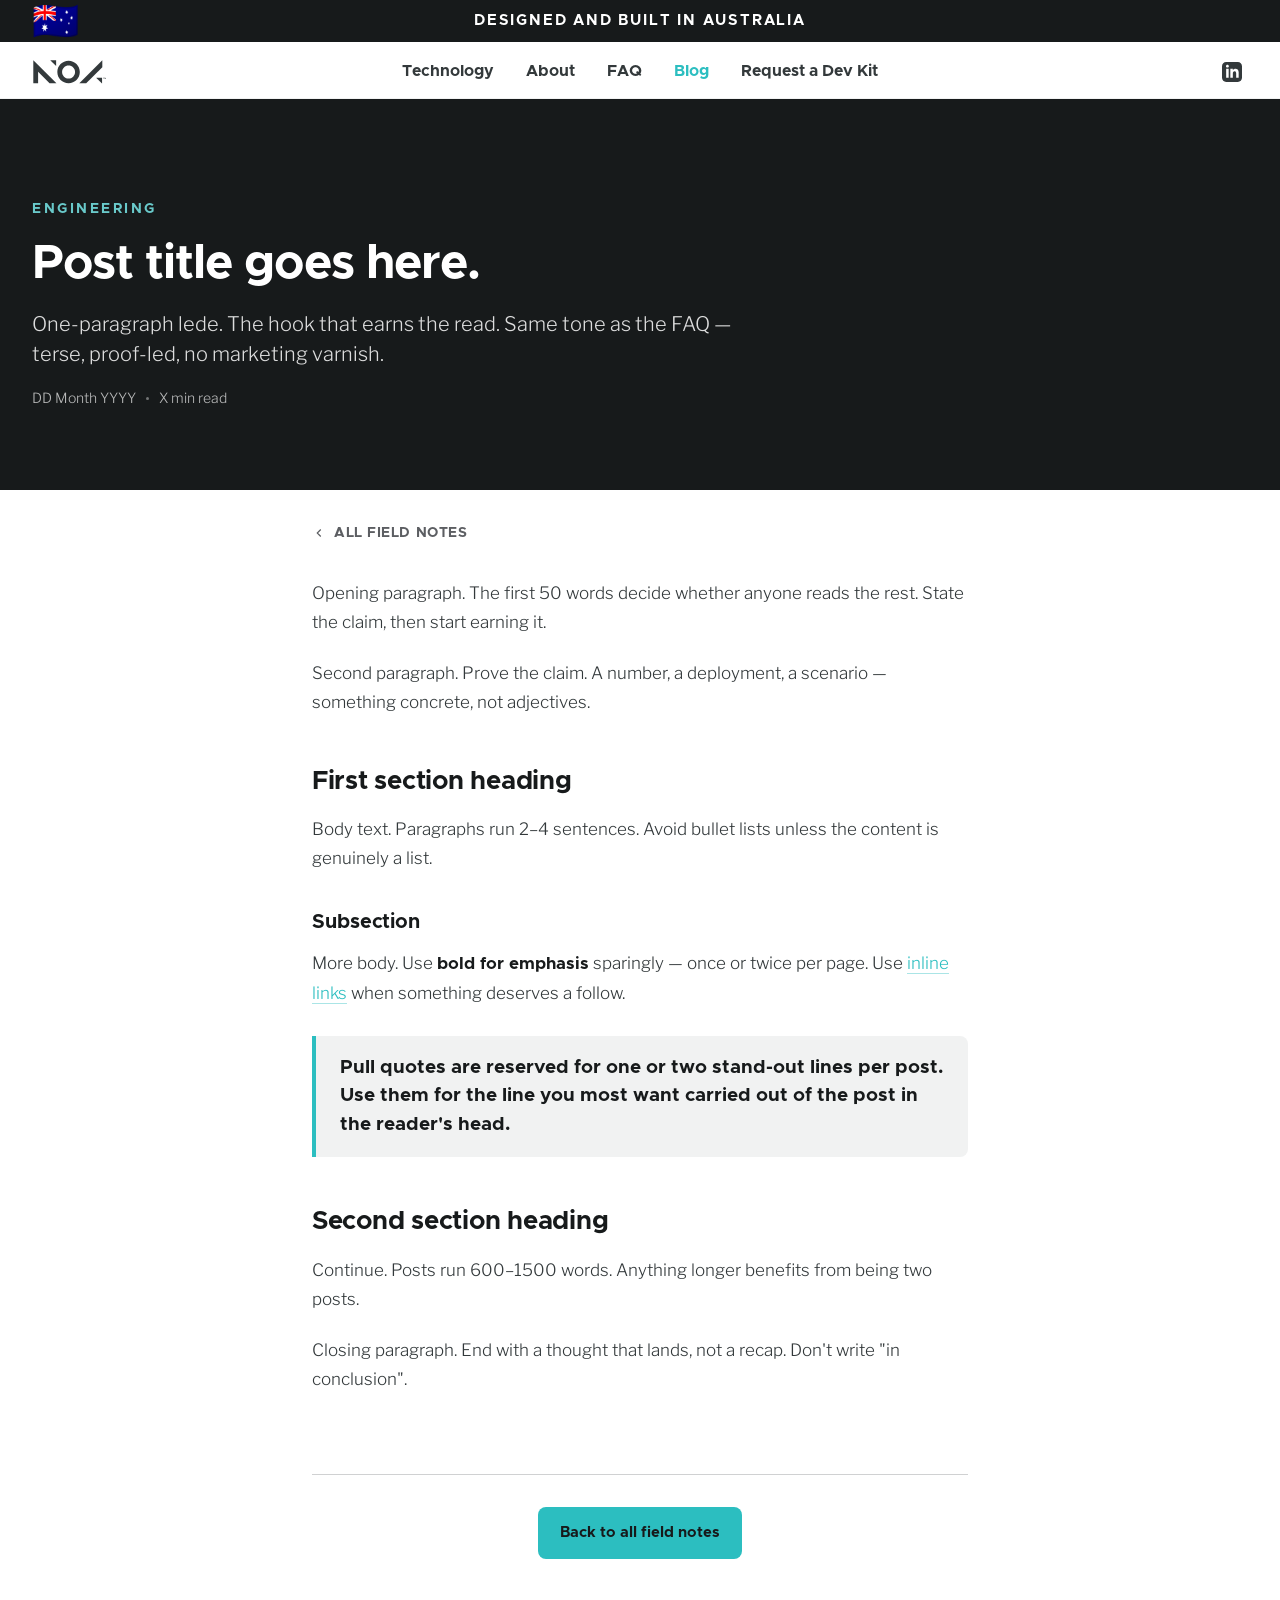
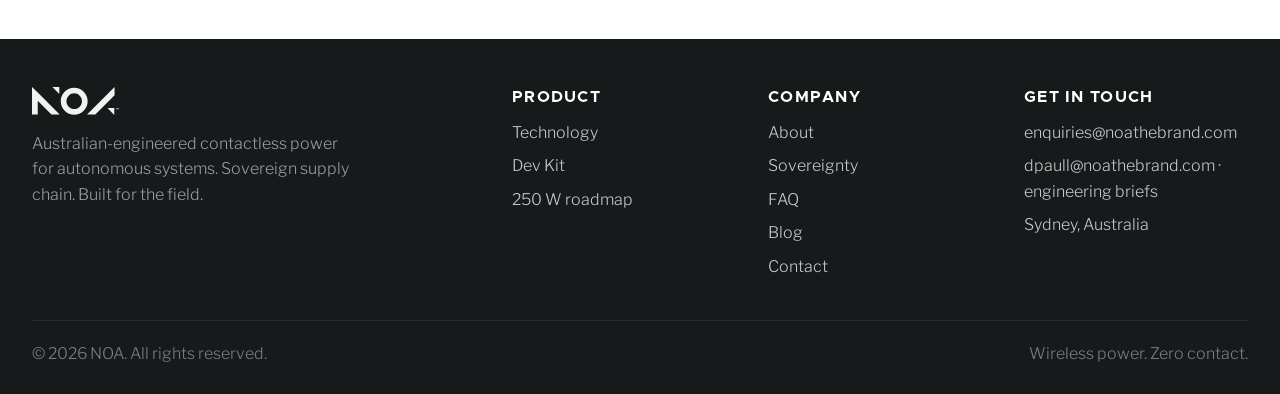
<file: blog/_post-template.html>
<!doctype html>
<html lang="en">
<!--
  ============================================================
  POST TEMPLATE — copy this file, rename to your-post-slug.html,
  fill in the TODO blocks, then add a matching <article> card to
  /blog.html between the POSTS_START and POSTS_END markers.

  Required edits:
    1. <title>             — page title for browser tab
    2. <meta description>  — 1-2 sentence summary, used by Google + LinkedIn
    3. <meta og:title>     — share-card title
    4. <meta og:description> — share-card body
    5. <span page-hero__eyebrow>  — tag: ENGINEERING | DEFENCE | STRATEGIC
    6. <h1>                — post title
    7. <p page-hero__sub>  — post lede / one-paragraph summary
    8. .post-meta date     — publish date, format e.g. "8 May 2026"
    9. .post-meta read     — read-time, e.g. "6 min read"
   10. <article class="post-body"> — the post content (h2/h3/p/blockquote/ul/ol)

  Then in blog.html, add a card like:

    <article class="blog-card" data-tag="engineering">
      <a href="blog/your-post-slug.html" class="blog-card__link">
        <div class="blog-card__body">
          <span class="blog-card__chip">Engineering</span>
          <h3 class="blog-card__title">Post title here</h3>
          <p class="blog-card__excerpt">One or two sentence excerpt that hooks the reader.</p>
          <div class="blog-card__meta">
            <span>8 May 2026</span>
            <span class="blog-card__meta-dot" aria-hidden="true"></span>
            <span>6 min read</span>
          </div>
        </div>
      </a>
    </article>

  ============================================================
-->
<head>
<meta charset="utf-8" />
<meta name="viewport" content="width=device-width, initial-scale=1" />
<title>POST TITLE — NOA Field notes</title>
<meta name="description" content="TODO: 1-2 sentence summary of the post." />

<meta property="og:title" content="POST TITLE — NOA" />
<meta property="og:description" content="TODO: share-card description, often the same as the lede." />
<meta property="og:type" content="article" />
<meta name="twitter:card" content="summary_large_image" />
<link rel="icon" type="image/svg+xml" href="../assets/logo.svg" />
<script src="../assets/staging-detect.js"></script>

<link rel="preconnect" href="https://fonts.googleapis.com">
<link rel="preconnect" href="https://fonts.gstatic.com" crossorigin>
<link href="https://fonts.googleapis.com/css2?family=Libre+Franklin:wght@300&display=swap" rel="stylesheet">
<link rel="stylesheet" href="../assets/site.css" />

<style>
/* ============ post page — shared post layout ============ */

/* Post meta line (date · read time) under the page hero */
.post-meta{
  display: flex;
  align-items: center;
  gap: 10px;
  font-size: 14px;
  color: rgba(255,255,255,0.7);
  margin: 18px 0 0;
}
.post-meta__dot{
  width: 3px;
  height: 3px;
  border-radius: 50%;
  background: rgba(255,255,255,0.4);
}

/* Back link bar */
.post-back{
  max-width: 720px;
  margin: 0 auto;
  padding: 32px 32px 0;
}
.post-back a{
  font-family: var(--font-head);
  font-weight: 700;
  font-size: 14px;
  letter-spacing: 0.04em;
  text-transform: uppercase;
  color: var(--c-mid);
  display: inline-flex;
  align-items: center;
  gap: 8px;
  transition: color 0.15s ease;
}
.post-back a:hover{ color: var(--c-teal); }
.post-back svg{ width: 14px; height: 14px; }

/* Article body — long-form prose */
.post-body{
  max-width: 720px;
  margin: 0 auto;
  padding: 32px 32px 80px;
  font-size: 17px;
  line-height: 1.7;
  color: var(--c-charcoal);
}
.post-body > *:first-child{ margin-top: 0; }
.post-body > *:last-child{ margin-bottom: 0; }
.post-body p{ margin: 0 0 22px; }
.post-body h2{
  font-size: 26px;
  line-height: 1.25;
  margin: 48px 0 18px;
  letter-spacing: -0.01em;
}
.post-body h3{
  font-size: 20px;
  line-height: 1.3;
  margin: 36px 0 14px;
  letter-spacing: -0.005em;
}
.post-body ul,
.post-body ol{
  margin: 0 0 22px;
  padding-left: 24px;
}
.post-body li{ margin-bottom: 8px; }
.post-body blockquote{
  margin: 28px 0;
  padding: 18px 24px;
  border-left: 4px solid var(--c-teal);
  background: var(--c-fog);
  font-family: var(--font-head);
  font-weight: 700;
  font-size: 19px;
  line-height: 1.5;
  color: var(--c-ink);
  border-radius: 0 8px 8px 0;
}
.post-body blockquote p{ margin: 0; }
.post-body a{
  color: var(--c-teal);
  border-bottom: 1px solid rgba(44, 190, 192, 0.4);
}
.post-body a:hover{ border-bottom-color: var(--c-teal); }
.post-body strong{
  font-family: var(--font-head);
  font-weight: 700;
  color: var(--c-ink);
}
.post-body code{
  font-family: ui-monospace, SFMono-Regular, Menlo, monospace;
  font-size: 0.92em;
  background: var(--c-fog);
  padding: 2px 6px;
  border-radius: 4px;
}
.post-body figure{ margin: 32px 0; }
.post-body figure img{ border-radius: 8px; }
.post-body figcaption{
  margin-top: 10px;
  font-size: 14px;
  color: var(--c-mid);
  text-align: center;
}

/* End-of-post divider + back-to-blog */
.post-end{
  max-width: 720px;
  margin: 0 auto;
  padding: 0 32px 80px;
  text-align: center;
}
.post-end__divider{
  height: 1px;
  background: var(--c-iron);
  margin-bottom: 32px;
}
.post-end .btn{
  width: auto;
  padding: 14px 22px;
  font-size: 15px;
}

@media (max-width: 768px){
  .post-back{ padding: 22px 22px 0; }
  .post-body{ padding: 22px 22px 56px; font-size: 16px; }
  .post-body h2{ font-size: 22px; margin-top: 36px; }
  .post-body h3{ font-size: 18px; margin-top: 28px; }
  .post-body blockquote{ padding: 14px 18px; font-size: 17px; }
  .post-end{ padding: 0 22px 56px; }
}
</style>
</head>
<body>

<!-- ============ TOPBAR ============ -->
<div class="topbar">
  <div class="ticker" aria-label="Announcements">
    <div class="ticker__inner" id="ticker">
      <span class="ticker__flag" aria-hidden="true">🇦🇺</span>
      <div class="ticker__item is-active">Designed and built in Australia</div>
      <div class="ticker__item">Sovereign capability for AUKUS partners</div>
    </div>
  </div>
  <header class="site-header">
    <div class="site-header__inner">
      <a href="../index.html" class="site-header__logo" aria-label="NOA home">
        <img src="../assets/logo.svg" alt="NOA" />
      </a>
      <nav class="site-nav" aria-label="Primary">
        <a href="../tech.html">Technology</a>
        <a href="../about.html">About</a>
        <a href="../faq.html">FAQ</a>
        <a href="../blog.html" aria-current="page">Blog</a>
        <a href="../contact.html">Request a Dev Kit</a>
      </nav>
      <div class="site-header__social">
        <a href="https://au.linkedin.com/company/noathebrand" target="_blank" rel="noopener" aria-label="NOA on LinkedIn">
          <svg viewBox="0 0 24 24" aria-hidden="true" fill="currentColor"><path d="M19 0h-14c-2.761 0-5 2.239-5 5v14c0 2.761 2.239 5 5 5h14c2.762 0 5-2.239 5-5v-14c0-2.761-2.238-5-5-5zm-11 19h-3v-11h3v11zm-1.5-12.268c-.966 0-1.75-.79-1.75-1.764s.784-1.764 1.75-1.764 1.75.79 1.75 1.764-.783 1.764-1.75 1.764zm13.5 12.268h-3v-5.604c0-3.368-4-3.113-4 0v5.604h-3v-11h3v1.765c1.396-2.586 7-2.777 7 2.476v6.759z"/></svg>
        </a>
      </div>
    </div>
  </header>
</div>

<!-- ============ PAGE HERO ============ -->
<section class="page-hero">
  <div class="page-hero__inner">
    <span class="page-hero__eyebrow">ENGINEERING</span>
    <h1>Post title goes here.</h1>
    <p class="page-hero__sub">One-paragraph lede. The hook that earns the read. Same tone as the FAQ — terse, proof-led, no marketing varnish.</p>
    <div class="post-meta">
      <span class="post-meta__date">DD Month YYYY</span>
      <span class="post-meta__dot" aria-hidden="true"></span>
      <span class="post-meta__read">X min read</span>
    </div>
  </div>
</section>

<!-- ============ BACK LINK ============ -->
<div class="post-back">
  <a href="../blog.html">
    <svg viewBox="0 0 24 24" fill="none" stroke="currentColor" stroke-width="2" aria-hidden="true"><polyline points="15 18 9 12 15 6"/></svg>
    All field notes
  </a>
</div>

<!-- ============ ARTICLE BODY ============ -->
<article class="post-body">

  <p>Opening paragraph. The first 50 words decide whether anyone reads the rest. State the claim, then start earning it.</p>

  <p>Second paragraph. Prove the claim. A number, a deployment, a scenario — something concrete, not adjectives.</p>

  <h2>First section heading</h2>

  <p>Body text. Paragraphs run 2–4 sentences. Avoid bullet lists unless the content is genuinely a list.</p>

  <h3>Subsection</h3>

  <p>More body. Use <strong>bold for emphasis</strong> sparingly — once or twice per page. Use <a href="../tech.html">inline links</a> when something deserves a follow.</p>

  <blockquote>
    <p>Pull quotes are reserved for one or two stand-out lines per post. Use them for the line you most want carried out of the post in the reader's head.</p>
  </blockquote>

  <h2>Second section heading</h2>

  <p>Continue. Posts run 600–1500 words. Anything longer benefits from being two posts.</p>

  <p>Closing paragraph. End with a thought that lands, not a recap. Don't write "in conclusion".</p>

</article>

<!-- ============ END OF POST ============ -->
<div class="post-end">
  <div class="post-end__divider" aria-hidden="true"></div>
  <a href="../blog.html" class="btn">Back to all field notes</a>
</div>

<!-- ============ FOOTER ============ -->
<footer class="site-footer">
  <div class="site-footer__inner">
    <div class="site-footer__brand">
      <img src="../assets/NOA-Logo-White.svg" alt="NOA" />
      <p>Australian-engineered contactless power for autonomous systems. Sovereign supply chain. Built for the field.</p>
    </div>
    <div>
      <h4>Product</h4>
      <ul>
        <li><a href="../tech.html">Technology</a></li>
        <li><a href="../contact.html">Dev Kit</a></li>
        <li><a href="../tech.html#roadmap">250&nbsp;W roadmap</a></li>
      </ul>
    </div>
    <div>
      <h4>Company</h4>
      <ul>
        <li><a href="../about.html">About</a></li>
        <li><a href="../about.html#sovereignty">Sovereignty</a></li>
        <li><a href="../faq.html">FAQ</a></li>
        <li><a href="../blog.html">Blog</a></li>
        <li><a href="../contact.html">Contact</a></li>
      </ul>
    </div>
    <div>
      <h4>Get in touch</h4>
      <ul>
        <li><a href="mailto:enquiries@noathebrand.com">enquiries@noathebrand.com</a></li>
        <li><a href="mailto:dpaull@noathebrand.com">dpaull@noathebrand.com</a> · engineering briefs</li>
        <li>Sydney, Australia</li>
      </ul>
    </div>
  </div>
  <div class="site-footer__bottom">
    <span>© 2026 NOA. All rights reserved.</span>
    <span>Wireless power. Zero contact.</span>
  </div>
</footer>

<script>
/* Ticker */
(function(){
  var items = document.querySelectorAll('.ticker__item');
  if(items.length < 2) return;
  var i = 0;
  var paused = false;
  var rail = document.getElementById('ticker');
  if(rail){
    rail.addEventListener('mouseenter', function(){ paused = true; });
    rail.addEventListener('mouseleave', function(){ paused = false; });
  }
  setInterval(function(){
    if(paused) return;
    items[i].classList.remove('is-active');
    i = (i + 1) % items.length;
    items[i].classList.add('is-active');
  }, 5000);
})();
</script>

</body>
</html>
</file>
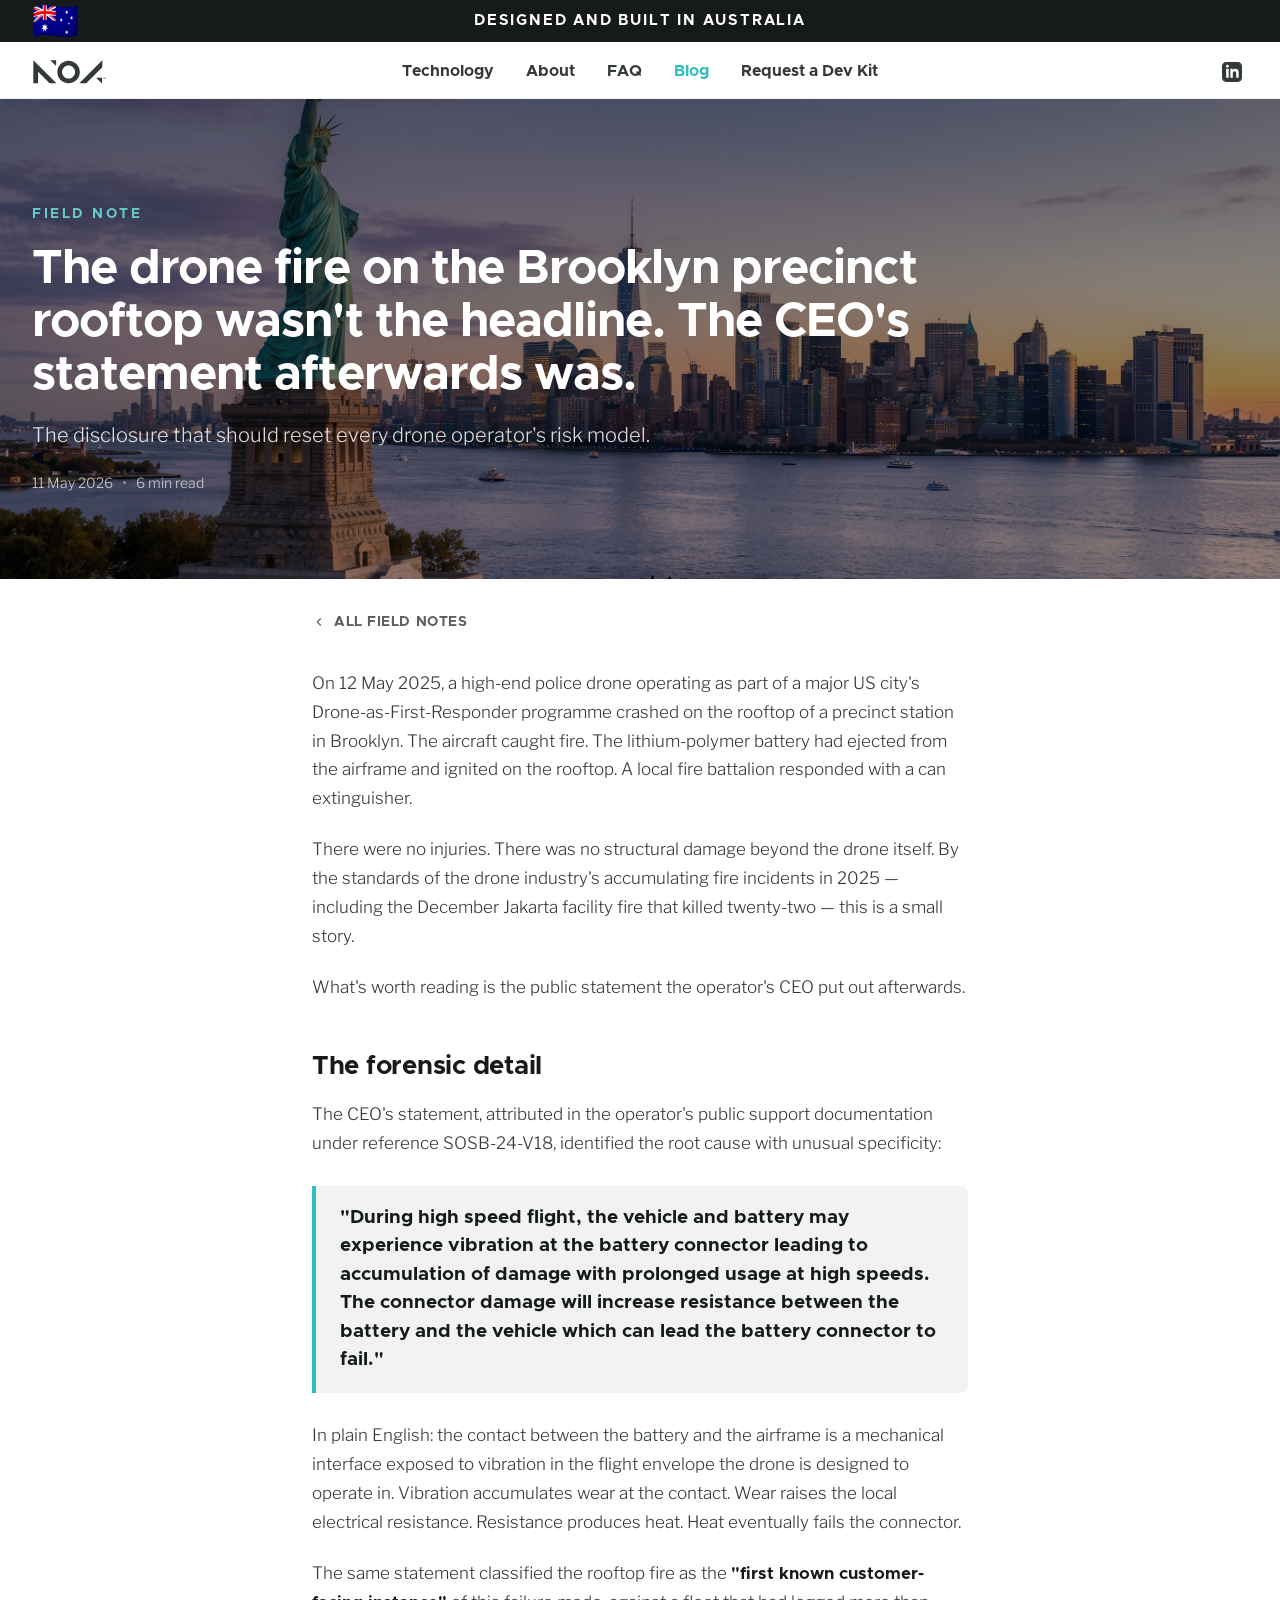
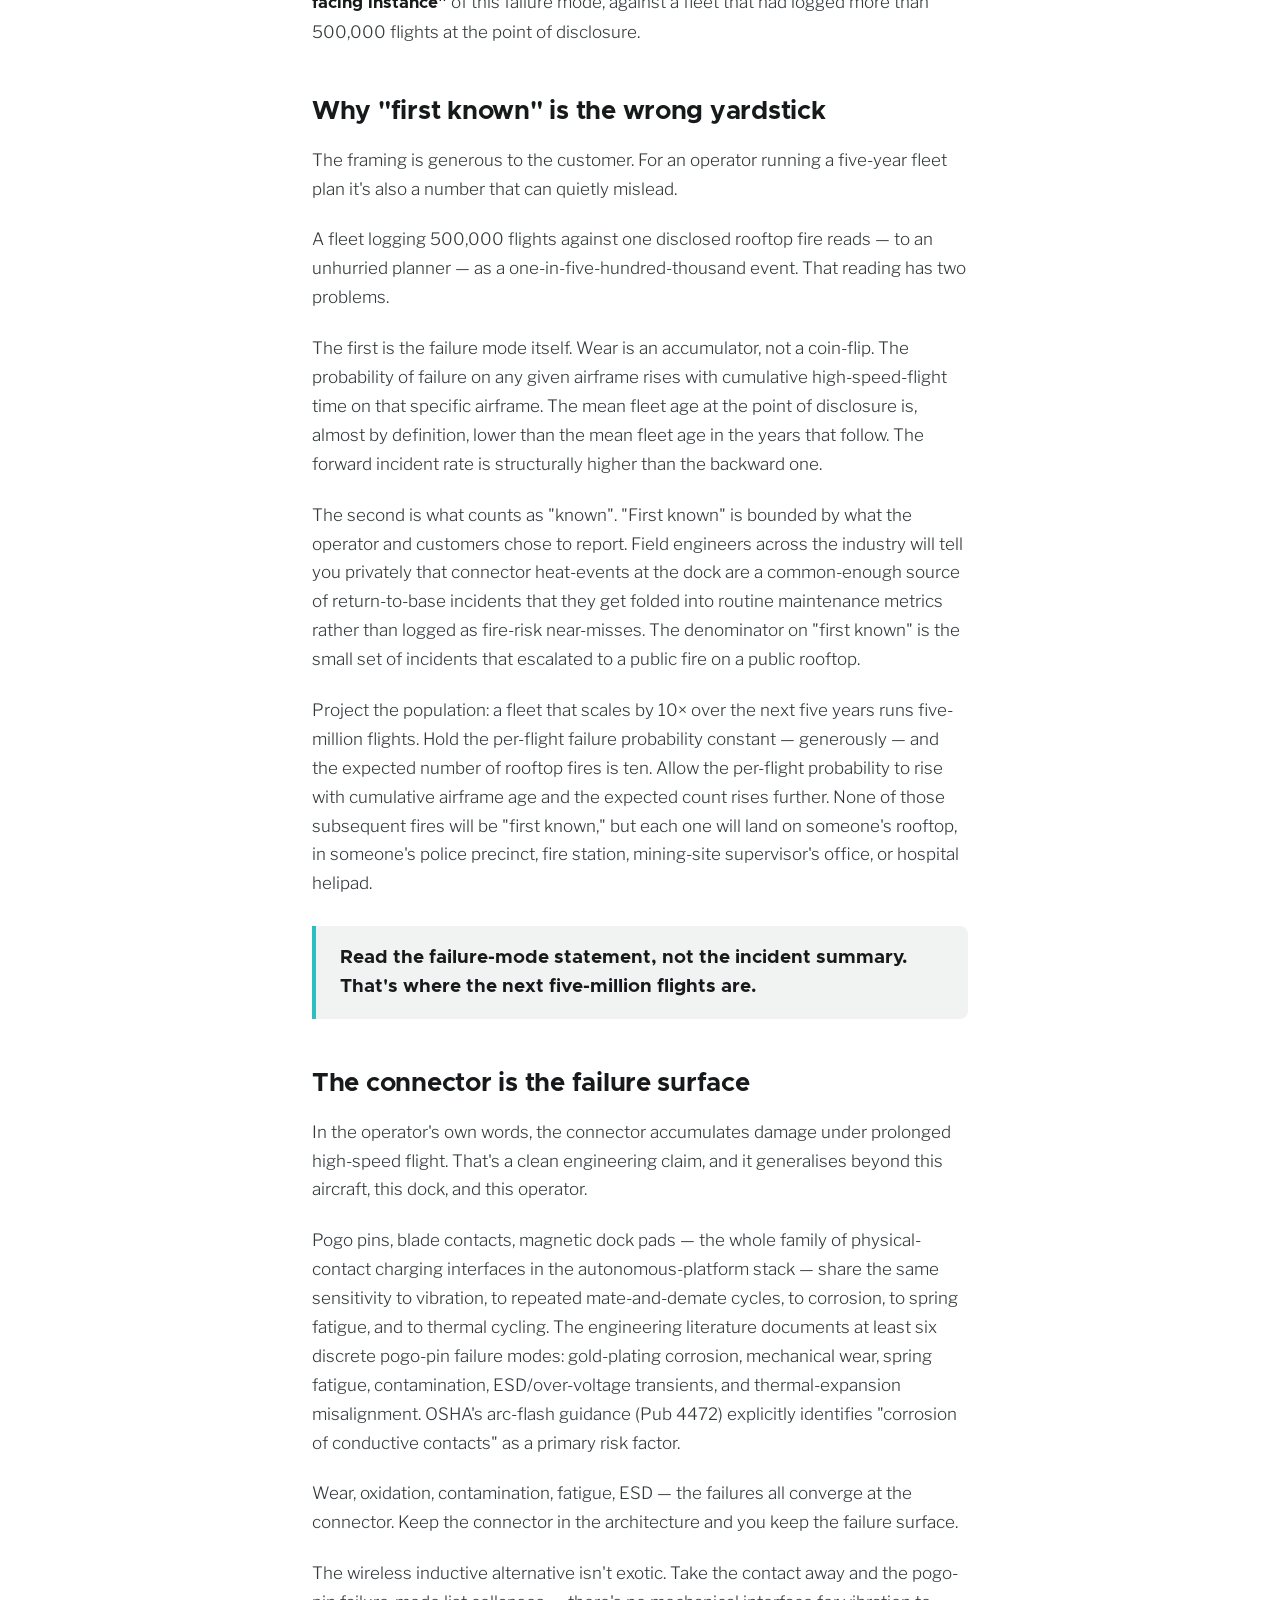
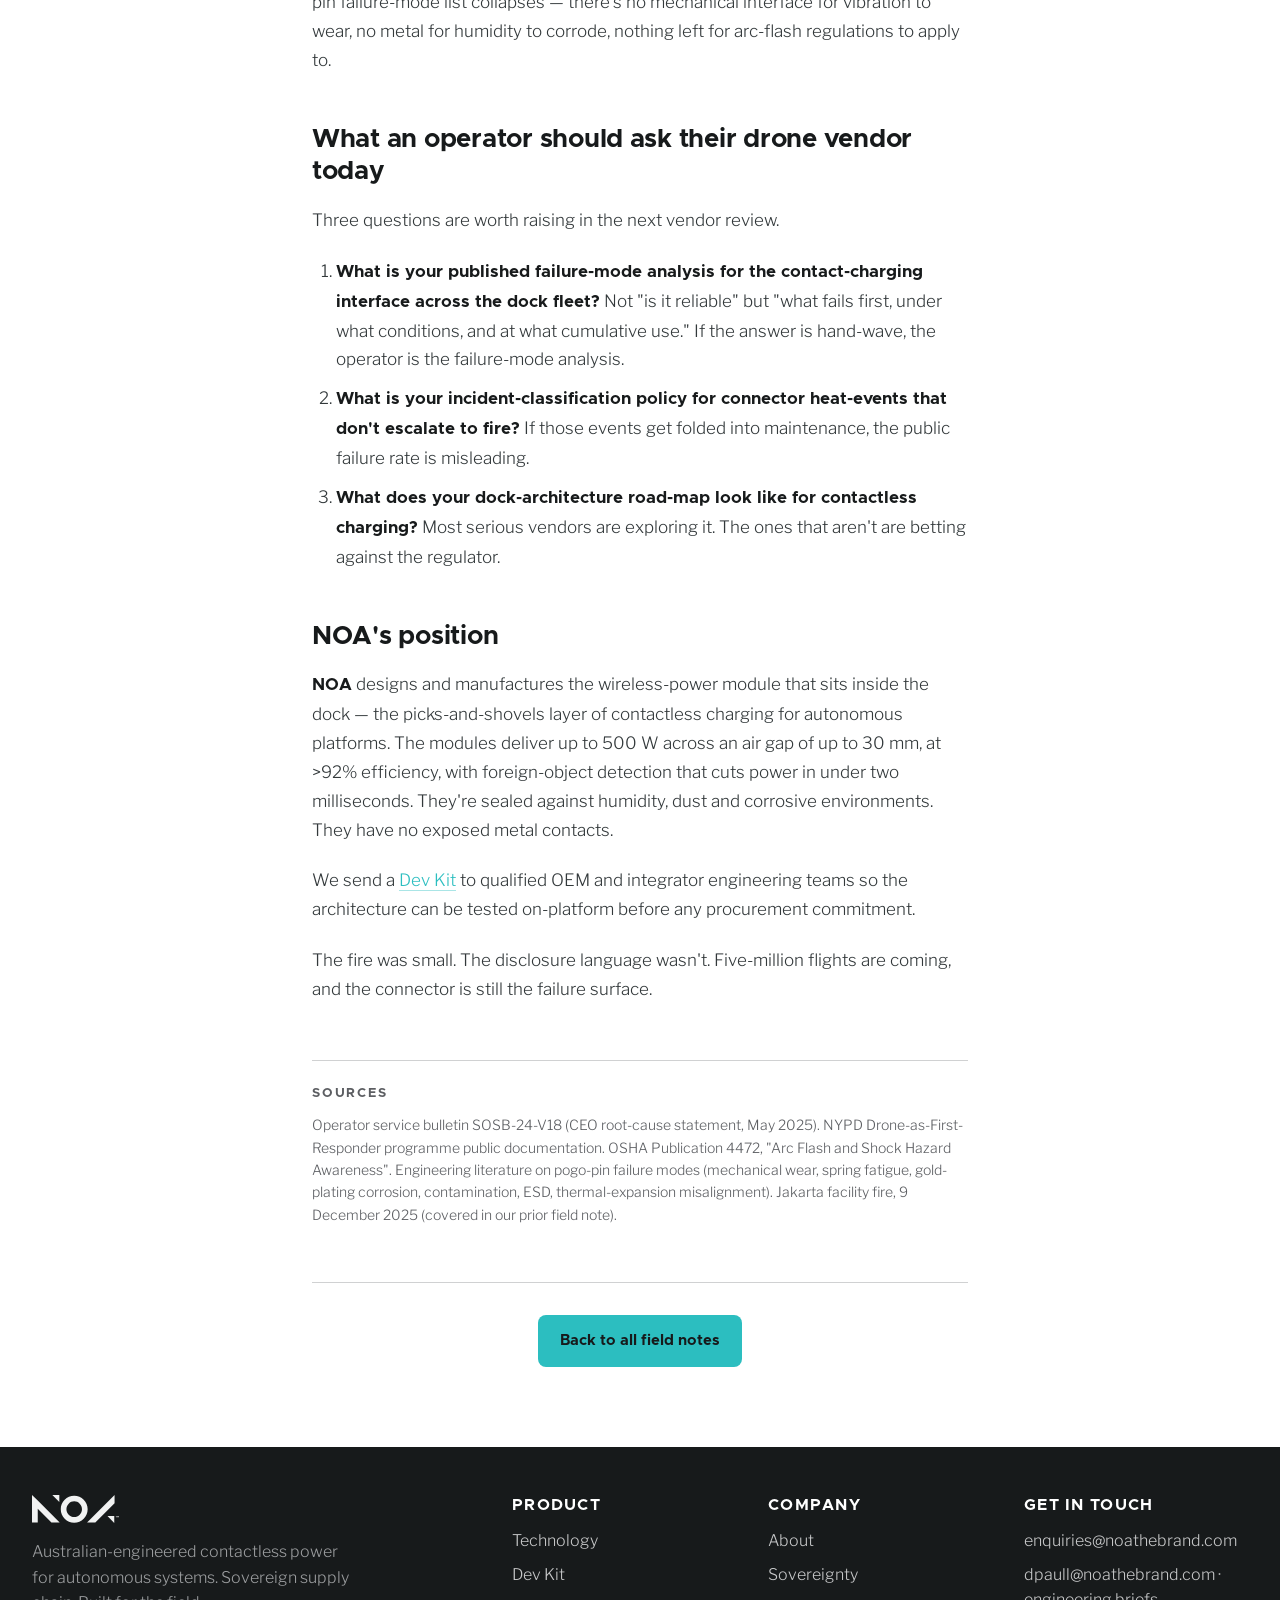
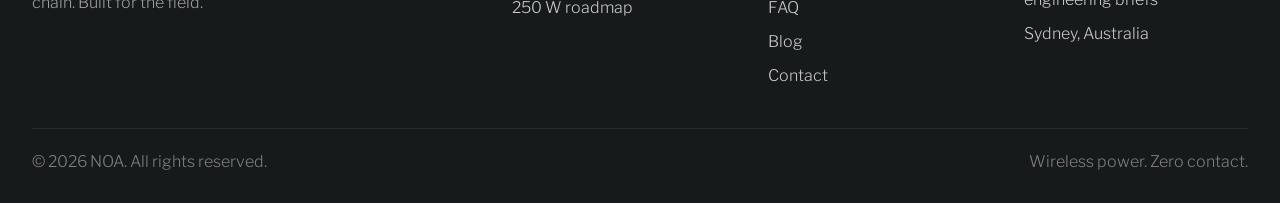
<file: blog/brooklyn-drone-fire-first-known.html>
<!doctype html>
<html lang="en">
<head>
<meta charset="utf-8" />
<meta name="viewport" content="width=device-width, initial-scale=1" />
<title>The drone fire on the Brooklyn precinct rooftop wasn't the headline. — NOA Field notes</title>
<meta name="description" content="A high-end police drone caught fire on a Brooklyn precinct rooftop on 12 May 2025. The operator's own root-cause statement — vibration wear at the battery connector — is the disclosure that should reset every drone operator's risk model." />

<meta property="og:title" content="The drone fire on the Brooklyn precinct rooftop wasn't the headline. The CEO's statement afterwards was. — NOA" />
<meta property="og:description" content="The disclosure that should reset every drone operator's risk model. The connector is the failure surface — and 500,000 flights is a small denominator." />
<meta property="og:type" content="article" />
<meta property="og:image" content="../assets/NY-Drone.webp" />
<meta name="twitter:card" content="summary_large_image" />
<meta name="twitter:image" content="../assets/NY-Drone.webp" />
<link rel="icon" type="image/svg+xml" href="../assets/logo.svg" />
<script src="../assets/staging-detect.js"></script>

<link rel="preconnect" href="https://fonts.googleapis.com">
<link rel="preconnect" href="https://fonts.gstatic.com" crossorigin>
<link href="https://fonts.googleapis.com/css2?family=Libre+Franklin:wght@300&display=swap" rel="stylesheet">
<link rel="stylesheet" href="../assets/site.css" />

<style>
/* ============ post page — shared post layout ============ */

/* Per-post hero variant — darker overlay for legibility over busy image */
.page-hero--post-brooklyn{
  background:
    linear-gradient(rgba(0,0,0,0.55), rgba(0,0,0,0.35)),
    url('../assets/NY-Drone.webp') center / cover no-repeat;
  min-height: 480px;
  display: flex;
  align-items: center;
}
.page-hero--post-brooklyn .page-hero__inner{ width: 100%; }

/* Post meta line (date · read time) under hero copy */
.post-meta{
  display: flex;
  align-items: center;
  gap: 10px;
  font-size: 14px;
  color: rgba(255,255,255,0.75);
  margin: 22px 0 0;
}
.post-meta__dot{
  width: 3px;
  height: 3px;
  border-radius: 50%;
  background: rgba(255,255,255,0.4);
}

/* Back link bar */
.post-back{
  max-width: 720px;
  margin: 0 auto;
  padding: 32px 32px 0;
}
.post-back a{
  font-family: var(--font-head);
  font-weight: 700;
  font-size: 14px;
  letter-spacing: 0.04em;
  text-transform: uppercase;
  color: var(--c-mid);
  display: inline-flex;
  align-items: center;
  gap: 8px;
  transition: color 0.15s ease;
}
.post-back a:hover{ color: var(--c-teal); }
.post-back svg{ width: 14px; height: 14px; }

/* Article body — long-form prose */
.post-body{
  max-width: 720px;
  margin: 0 auto;
  padding: 32px 32px 56px;
  font-size: 17px;
  line-height: 1.7;
  color: var(--c-charcoal);
}
.post-body > *:first-child{ margin-top: 0; }
.post-body > *:last-child{ margin-bottom: 0; }
.post-body p{ margin: 0 0 22px; }
.post-body h2{
  font-size: 26px;
  line-height: 1.25;
  margin: 48px 0 18px;
  letter-spacing: -0.01em;
}
.post-body h3{
  font-size: 20px;
  line-height: 1.3;
  margin: 36px 0 14px;
  letter-spacing: -0.005em;
}
.post-body ul,
.post-body ol{
  margin: 0 0 22px;
  padding-left: 24px;
}
.post-body li{ margin-bottom: 10px; }
.post-body blockquote{
  margin: 28px 0;
  padding: 18px 24px;
  border-left: 4px solid var(--c-teal);
  background: var(--c-fog);
  font-family: var(--font-head);
  font-weight: 700;
  font-size: 19px;
  line-height: 1.5;
  color: var(--c-ink);
  border-radius: 0 8px 8px 0;
}
.post-body blockquote p{ margin: 0; }
.post-body a{
  color: var(--c-teal);
  border-bottom: 1px solid rgba(44, 190, 192, 0.4);
}
.post-body a:hover{ border-bottom-color: var(--c-teal); }
.post-body strong{
  font-family: var(--font-head);
  font-weight: 700;
  color: var(--c-ink);
}

/* Sources footnote — small, muted, set apart from the body */
.post-sources{
  max-width: 720px;
  margin: 0 auto;
  padding: 0 32px 56px;
}
.post-sources__inner{
  border-top: 1px solid var(--c-iron);
  padding-top: 24px;
}
.post-sources h4{
  font-family: var(--font-head);
  font-weight: 700;
  font-size: 13px;
  text-transform: uppercase;
  letter-spacing: 0.14em;
  color: var(--c-mid);
  margin: 0 0 12px;
}
.post-sources p{
  font-size: 14px;
  line-height: 1.6;
  color: var(--c-mid);
  margin: 0;
}

/* End-of-post divider + back-to-blog */
.post-end{
  max-width: 720px;
  margin: 0 auto;
  padding: 0 32px 80px;
  text-align: center;
}
.post-end__divider{
  height: 1px;
  background: var(--c-iron);
  margin-bottom: 32px;
}
.post-end .btn{
  width: auto;
  padding: 14px 22px;
  font-size: 15px;
}

@media (max-width: 768px){
  .page-hero--post-brooklyn{ min-height: 380px; }
  .post-back{ padding: 22px 22px 0; }
  .post-body{ padding: 22px 22px 40px; font-size: 16px; }
  .post-body h2{ font-size: 22px; margin-top: 36px; }
  .post-body h3{ font-size: 18px; margin-top: 28px; }
  .post-body blockquote{ padding: 14px 18px; font-size: 17px; }
  .post-sources{ padding: 0 22px 40px; }
  .post-end{ padding: 0 22px 56px; }
}
</style>
</head>
<body>

<!-- ============ TOPBAR ============ -->
<div class="topbar">
  <div class="ticker" aria-label="Announcements">
    <div class="ticker__inner" id="ticker">
      <span class="ticker__flag" aria-hidden="true">🇦🇺</span>
      <div class="ticker__item is-active">Designed and built in Australia</div>
      <div class="ticker__item">Sovereign capability for AUKUS partners</div>
    </div>
  </div>
  <header class="site-header">
    <div class="site-header__inner">
      <a href="../index.html" class="site-header__logo" aria-label="NOA home">
        <img src="../assets/logo.svg" alt="NOA" />
      </a>
      <nav class="site-nav" aria-label="Primary">
        <a href="../tech.html">Technology</a>
        <a href="../about.html">About</a>
        <a href="../faq.html">FAQ</a>
        <a href="../blog.html" aria-current="page">Blog</a>
        <a href="../contact.html">Request a Dev Kit</a>
      </nav>
      <div class="site-header__social">
        <a href="https://au.linkedin.com/company/noathebrand" target="_blank" rel="noopener" aria-label="NOA on LinkedIn">
          <svg viewBox="0 0 24 24" aria-hidden="true" fill="currentColor"><path d="M19 0h-14c-2.761 0-5 2.239-5 5v14c0 2.761 2.239 5 5 5h14c2.762 0 5-2.239 5-5v-14c0-2.761-2.238-5-5-5zm-11 19h-3v-11h3v11zm-1.5-12.268c-.966 0-1.75-.79-1.75-1.764s.784-1.764 1.75-1.764 1.75.79 1.75 1.764-.783 1.764-1.75 1.764zm13.5 12.268h-3v-5.604c0-3.368-4-3.113-4 0v5.604h-3v-11h3v1.765c1.396-2.586 7-2.777 7 2.476v6.759z"/></svg>
        </a>
      </div>
    </div>
  </header>
</div>

<!-- ============ PAGE HERO ============ -->
<section class="page-hero page-hero--post-brooklyn">
  <div class="page-hero__inner">
    <span class="page-hero__eyebrow">Field note</span>
    <h1>The drone fire on the Brooklyn precinct rooftop wasn't the headline. The CEO's statement afterwards was.</h1>
    <p class="page-hero__sub">The disclosure that should reset every drone operator's risk model.</p>
    <div class="post-meta">
      <span class="post-meta__date">11 May 2026</span>
      <span class="post-meta__dot" aria-hidden="true"></span>
      <span class="post-meta__read">6 min read</span>
    </div>
  </div>
</section>

<!-- ============ BACK LINK ============ -->
<div class="post-back">
  <a href="../blog.html">
    <svg viewBox="0 0 24 24" fill="none" stroke="currentColor" stroke-width="2" aria-hidden="true"><polyline points="15 18 9 12 15 6"/></svg>
    All field notes
  </a>
</div>

<!-- ============ ARTICLE BODY ============ -->
<article class="post-body">

  <p>On 12 May 2025, a high-end police drone operating as part of a major US city's Drone-as-First-Responder programme crashed on the rooftop of a precinct station in Brooklyn. The aircraft caught fire. The lithium-polymer battery had ejected from the airframe and ignited on the rooftop. A local fire battalion responded with a can extinguisher.</p>

  <p>There were no injuries. There was no structural damage beyond the drone itself. By the standards of the drone industry's accumulating fire incidents in 2025 — including the December Jakarta facility fire that killed twenty-two — this is a small story.</p>

  <p>What's worth reading is the public statement the operator's CEO put out afterwards.</p>

  <h2>The forensic detail</h2>

  <p>The CEO's statement, attributed in the operator's public support documentation under reference SOSB-24-V18, identified the root cause with unusual specificity:</p>

  <blockquote>
    <p>"During high speed flight, the vehicle and battery may experience vibration at the battery connector leading to accumulation of damage with prolonged usage at high speeds. The connector damage will increase resistance between the battery and the vehicle which can lead the battery connector to fail."</p>
  </blockquote>

  <p>In plain English: the contact between the battery and the airframe is a mechanical interface exposed to vibration in the flight envelope the drone is designed to operate in. Vibration accumulates wear at the contact. Wear raises the local electrical resistance. Resistance produces heat. Heat eventually fails the connector.</p>

  <p>The same statement classified the rooftop fire as the <strong>"first known customer-facing instance"</strong> of this failure mode, against a fleet that had logged more than 500,000 flights at the point of disclosure.</p>

  <h2>Why "first known" is the wrong yardstick</h2>

  <p>The framing is generous to the customer. For an operator running a five-year fleet plan it's also a number that can quietly mislead.</p>

  <p>A fleet logging 500,000 flights against one disclosed rooftop fire reads — to an unhurried planner — as a one-in-five-hundred-thousand event. That reading has two problems.</p>

  <p>The first is the failure mode itself. Wear is an accumulator, not a coin-flip. The probability of failure on any given airframe rises with cumulative high-speed-flight time on that specific airframe. The mean fleet age at the point of disclosure is, almost by definition, lower than the mean fleet age in the years that follow. The forward incident rate is structurally higher than the backward one.</p>

  <p>The second is what counts as "known". "First known" is bounded by what the operator and customers chose to report. Field engineers across the industry will tell you privately that connector heat-events at the dock are a common-enough source of return-to-base incidents that they get folded into routine maintenance metrics rather than logged as fire-risk near-misses. The denominator on "first known" is the small set of incidents that escalated to a public fire on a public rooftop.</p>

  <p>Project the population: a fleet that scales by 10× over the next five years runs five-million flights. Hold the per-flight failure probability constant — generously — and the expected number of rooftop fires is ten. Allow the per-flight probability to rise with cumulative airframe age and the expected count rises further. None of those subsequent fires will be "first known," but each one will land on someone's rooftop, in someone's police precinct, fire station, mining-site supervisor's office, or hospital helipad.</p>

  <blockquote>
    <p>Read the failure-mode statement, not the incident summary. That's where the next five-million flights are.</p>
  </blockquote>

  <h2>The connector is the failure surface</h2>

  <p>In the operator's own words, the connector accumulates damage under prolonged high-speed flight. That's a clean engineering claim, and it generalises beyond this aircraft, this dock, and this operator.</p>

  <p>Pogo pins, blade contacts, magnetic dock pads — the whole family of physical-contact charging interfaces in the autonomous-platform stack — share the same sensitivity to vibration, to repeated mate-and-demate cycles, to corrosion, to spring fatigue, and to thermal cycling. The engineering literature documents at least six discrete pogo-pin failure modes: gold-plating corrosion, mechanical wear, spring fatigue, contamination, ESD/over-voltage transients, and thermal-expansion misalignment. OSHA's arc-flash guidance (Pub 4472) explicitly identifies "corrosion of conductive contacts" as a primary risk factor.</p>

  <p>Wear, oxidation, contamination, fatigue, ESD — the failures all converge at the connector. Keep the connector in the architecture and you keep the failure surface.</p>

  <p>The wireless inductive alternative isn't exotic. Take the contact away and the pogo-pin failure-mode list collapses — there's no mechanical interface for vibration to wear, no metal for humidity to corrode, nothing left for arc-flash regulations to apply to.</p>

  <h2>What an operator should ask their drone vendor today</h2>

  <p>Three questions are worth raising in the next vendor review.</p>

  <ol>
    <li><strong>What is your published failure-mode analysis for the contact-charging interface across the dock fleet?</strong> Not "is it reliable" but "what fails first, under what conditions, and at what cumulative use." If the answer is hand-wave, the operator is the failure-mode analysis.</li>
    <li><strong>What is your incident-classification policy for connector heat-events that don't escalate to fire?</strong> If those events get folded into maintenance, the public failure rate is misleading.</li>
    <li><strong>What does your dock-architecture road-map look like for contactless charging?</strong> Most serious vendors are exploring it. The ones that aren't are betting against the regulator.</li>
  </ol>

  <h2>NOA's position</h2>

  <p><strong>NOA</strong> designs and manufactures the wireless-power module that sits inside the dock — the picks-and-shovels layer of contactless charging for autonomous platforms. The modules deliver up to 500&nbsp;W across an air gap of up to 30&nbsp;mm, at &gt;92% efficiency, with foreign-object detection that cuts power in under two milliseconds. They're sealed against humidity, dust and corrosive environments. They have no exposed metal contacts.</p>

  <p>We send a <a href="../contact.html">Dev Kit</a> to qualified OEM and integrator engineering teams so the architecture can be tested on-platform before any procurement commitment.</p>

  <p>The fire was small. The disclosure language wasn't. Five-million flights are coming, and the connector is still the failure surface.</p>

</article>

<!-- ============ SOURCES ============ -->
<aside class="post-sources" aria-labelledby="sources-h">
  <div class="post-sources__inner">
    <h4 id="sources-h">Sources</h4>
    <p>Operator service bulletin SOSB-24-V18 (CEO root-cause statement, May 2025). NYPD Drone-as-First-Responder programme public documentation. OSHA Publication 4472, "Arc Flash and Shock Hazard Awareness". Engineering literature on pogo-pin failure modes (mechanical wear, spring fatigue, gold-plating corrosion, contamination, ESD, thermal-expansion misalignment). Jakarta facility fire, 9 December 2025 (covered in our prior field note).</p>
  </div>
</aside>

<!-- ============ END OF POST ============ -->
<div class="post-end">
  <div class="post-end__divider" aria-hidden="true"></div>
  <a href="../blog.html" class="btn">Back to all field notes</a>
</div>

<!-- ============ FOOTER ============ -->
<footer class="site-footer">
  <div class="site-footer__inner">
    <div class="site-footer__brand">
      <img src="../assets/NOA-Logo-White.svg" alt="NOA" />
      <p>Australian-engineered contactless power for autonomous systems. Sovereign supply chain. Built for the field.</p>
    </div>
    <div>
      <h4>Product</h4>
      <ul>
        <li><a href="../tech.html">Technology</a></li>
        <li><a href="../contact.html">Dev Kit</a></li>
        <li><a href="../tech.html#roadmap">250&nbsp;W roadmap</a></li>
      </ul>
    </div>
    <div>
      <h4>Company</h4>
      <ul>
        <li><a href="../about.html">About</a></li>
        <li><a href="../about.html#sovereignty">Sovereignty</a></li>
        <li><a href="../faq.html">FAQ</a></li>
        <li><a href="../blog.html">Blog</a></li>
        <li><a href="../contact.html">Contact</a></li>
      </ul>
    </div>
    <div>
      <h4>Get in touch</h4>
      <ul>
        <li><a href="mailto:enquiries@noathebrand.com">enquiries@noathebrand.com</a></li>
        <li><a href="mailto:dpaull@noathebrand.com">dpaull@noathebrand.com</a> · engineering briefs</li>
        <li>Sydney, Australia</li>
      </ul>
    </div>
  </div>
  <div class="site-footer__bottom">
    <span>© 2026 NOA. All rights reserved.</span>
    <span>Wireless power. Zero contact.</span>
  </div>
</footer>

<script>
/* Ticker */
(function(){
  var items = document.querySelectorAll('.ticker__item');
  if(items.length < 2) return;
  var i = 0;
  var paused = false;
  var rail = document.getElementById('ticker');
  if(rail){
    rail.addEventListener('mouseenter', function(){ paused = true; });
    rail.addEventListener('mouseleave', function(){ paused = false; });
  }
  setInterval(function(){
    if(paused) return;
    items[i].classList.remove('is-active');
    i = (i + 1) % items.length;
    items[i].classList.add('is-active');
  }, 5000);
})();
</script>

</body>
</html>
</file>
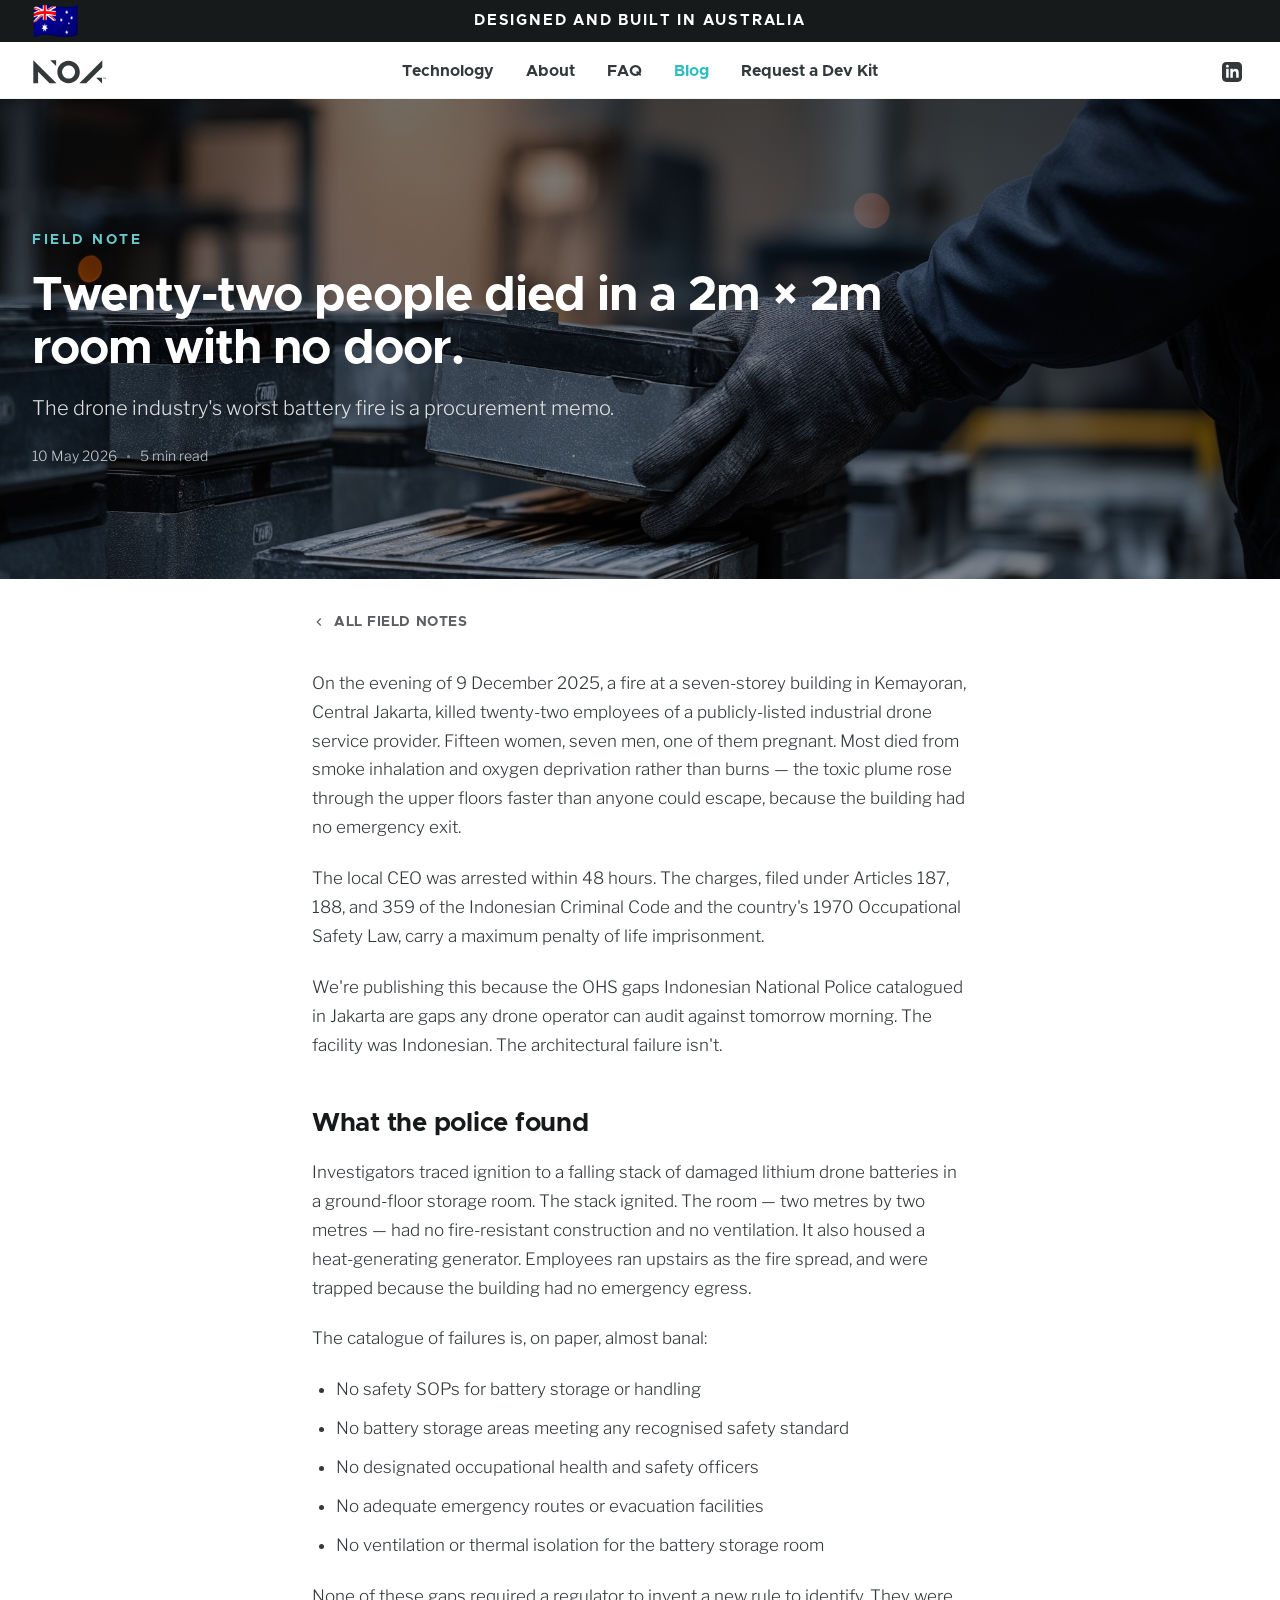
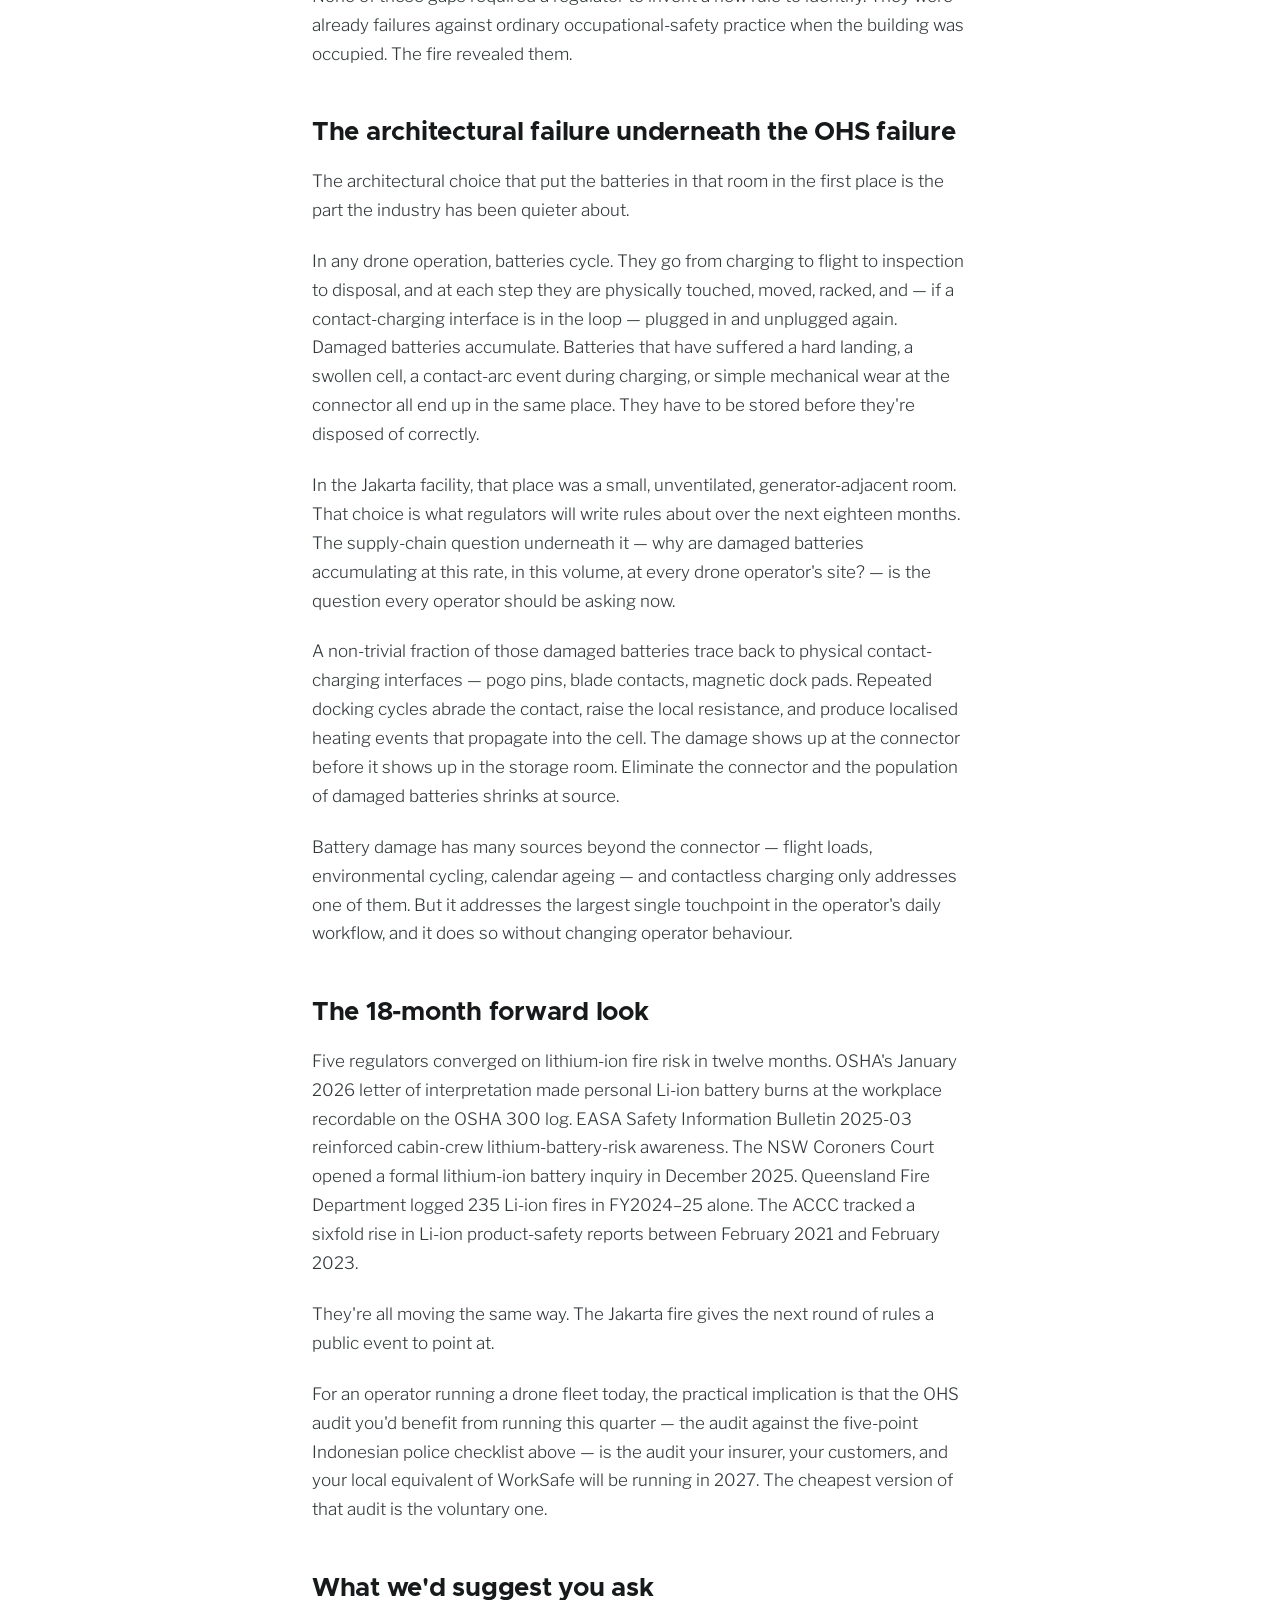
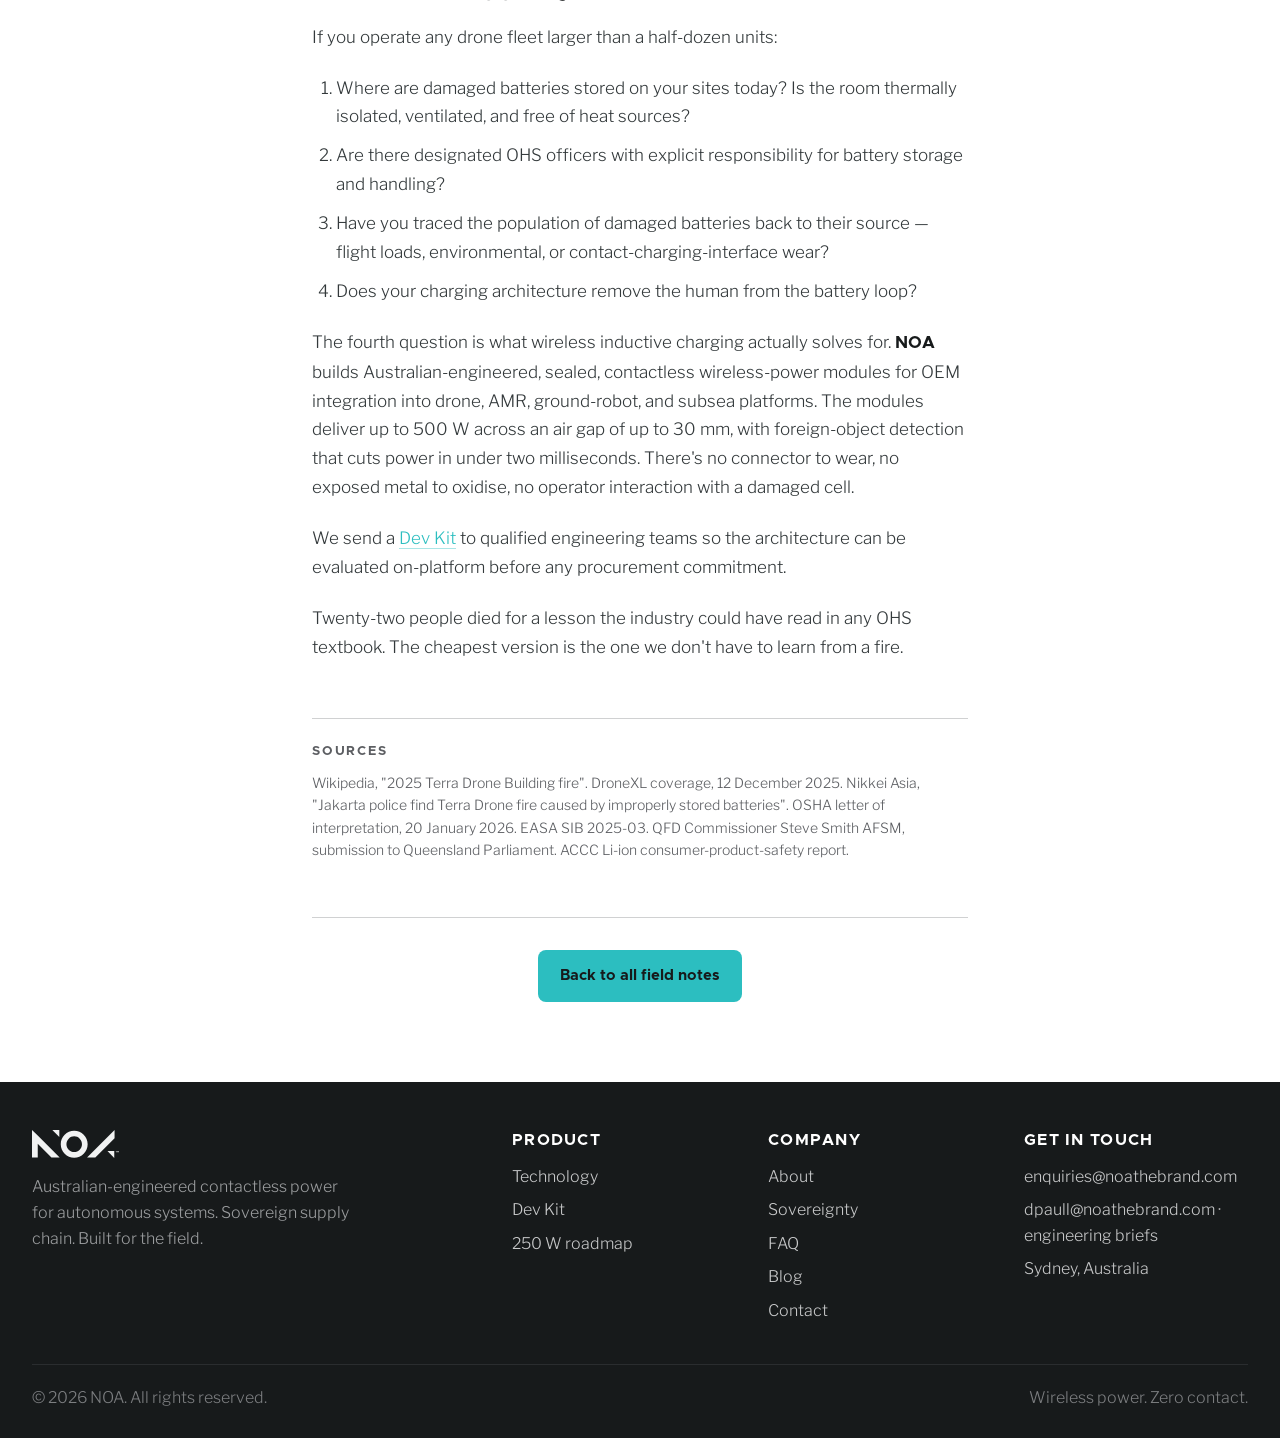
<file: blog/jakarta-fire-procurement-memo.html>
<!doctype html>
<html lang="en">
<head>
<meta charset="utf-8" />
<meta name="viewport" content="width=device-width, initial-scale=1" />
<title>Twenty-two people died in a 2m × 2m room with no door. — NOA Field notes</title>
<meta name="description" content="A fire at a Jakarta drone-service facility killed 22 people on 9 December 2025. The OHS gaps the police catalogued are the audit every drone operator should be running this quarter — and the architectural failure underneath them is one wireless inductive power solves for at source." />

<meta property="og:title" content="Twenty-two people died in a 2m × 2m room with no door. — NOA" />
<meta property="og:description" content="The drone industry's worst battery fire is a procurement memo. The OHS gaps the police catalogued are the audit every drone operator should be running this quarter." />
<meta property="og:type" content="article" />
<meta property="og:image" content="../assets/blog/jakarta-fire-hero.webp" />
<meta name="twitter:card" content="summary_large_image" />
<meta name="twitter:image" content="../assets/blog/jakarta-fire-hero.webp" />
<link rel="icon" type="image/svg+xml" href="../assets/logo.svg" />
<script src="../assets/staging-detect.js"></script>

<link rel="preconnect" href="https://fonts.googleapis.com">
<link rel="preconnect" href="https://fonts.gstatic.com" crossorigin>
<link href="https://fonts.googleapis.com/css2?family=Libre+Franklin:wght@300&display=swap" rel="stylesheet">
<link rel="stylesheet" href="../assets/site.css" />

<style>
/* ============ post page — shared post layout ============ */

/* Per-post hero variant — darker overlay for legibility over busy image */
.page-hero--post-jakarta{
  background:
    linear-gradient(rgba(0,0,0,0.55), rgba(0,0,0,0.35)),
    url('../assets/blog/jakarta-fire-hero.webp') center / cover no-repeat;
  min-height: 480px;
  display: flex;
  align-items: center;
}
.page-hero--post-jakarta .page-hero__inner{ width: 100%; }

/* Post meta line (date · read time) under hero copy */
.post-meta{
  display: flex;
  align-items: center;
  gap: 10px;
  font-size: 14px;
  color: rgba(255,255,255,0.75);
  margin: 22px 0 0;
}
.post-meta__dot{
  width: 3px;
  height: 3px;
  border-radius: 50%;
  background: rgba(255,255,255,0.4);
}

/* Back link bar */
.post-back{
  max-width: 720px;
  margin: 0 auto;
  padding: 32px 32px 0;
}
.post-back a{
  font-family: var(--font-head);
  font-weight: 700;
  font-size: 14px;
  letter-spacing: 0.04em;
  text-transform: uppercase;
  color: var(--c-mid);
  display: inline-flex;
  align-items: center;
  gap: 8px;
  transition: color 0.15s ease;
}
.post-back a:hover{ color: var(--c-teal); }
.post-back svg{ width: 14px; height: 14px; }

/* Article body — long-form prose */
.post-body{
  max-width: 720px;
  margin: 0 auto;
  padding: 32px 32px 56px;
  font-size: 17px;
  line-height: 1.7;
  color: var(--c-charcoal);
}
.post-body > *:first-child{ margin-top: 0; }
.post-body > *:last-child{ margin-bottom: 0; }
.post-body p{ margin: 0 0 22px; }
.post-body h2{
  font-size: 26px;
  line-height: 1.25;
  margin: 48px 0 18px;
  letter-spacing: -0.01em;
}
.post-body h3{
  font-size: 20px;
  line-height: 1.3;
  margin: 36px 0 14px;
  letter-spacing: -0.005em;
}
.post-body ul,
.post-body ol{
  margin: 0 0 22px;
  padding-left: 24px;
}
.post-body li{ margin-bottom: 10px; }
.post-body blockquote{
  margin: 28px 0;
  padding: 18px 24px;
  border-left: 4px solid var(--c-teal);
  background: var(--c-fog);
  font-family: var(--font-head);
  font-weight: 700;
  font-size: 19px;
  line-height: 1.5;
  color: var(--c-ink);
  border-radius: 0 8px 8px 0;
}
.post-body blockquote p{ margin: 0; }
.post-body a{
  color: var(--c-teal);
  border-bottom: 1px solid rgba(44, 190, 192, 0.4);
}
.post-body a:hover{ border-bottom-color: var(--c-teal); }
.post-body strong{
  font-family: var(--font-head);
  font-weight: 700;
  color: var(--c-ink);
}

/* Sources footnote — small, muted, set apart from the body */
.post-sources{
  max-width: 720px;
  margin: 0 auto;
  padding: 0 32px 56px;
}
.post-sources__inner{
  border-top: 1px solid var(--c-iron);
  padding-top: 24px;
}
.post-sources h4{
  font-family: var(--font-head);
  font-weight: 700;
  font-size: 13px;
  text-transform: uppercase;
  letter-spacing: 0.14em;
  color: var(--c-mid);
  margin: 0 0 12px;
}
.post-sources p{
  font-size: 14px;
  line-height: 1.6;
  color: var(--c-mid);
  margin: 0;
}

/* End-of-post divider + back-to-blog */
.post-end{
  max-width: 720px;
  margin: 0 auto;
  padding: 0 32px 80px;
  text-align: center;
}
.post-end__divider{
  height: 1px;
  background: var(--c-iron);
  margin-bottom: 32px;
}
.post-end .btn{
  width: auto;
  padding: 14px 22px;
  font-size: 15px;
}

@media (max-width: 768px){
  .page-hero--post-jakarta{ min-height: 380px; }
  .post-back{ padding: 22px 22px 0; }
  .post-body{ padding: 22px 22px 40px; font-size: 16px; }
  .post-body h2{ font-size: 22px; margin-top: 36px; }
  .post-body h3{ font-size: 18px; margin-top: 28px; }
  .post-body blockquote{ padding: 14px 18px; font-size: 17px; }
  .post-sources{ padding: 0 22px 40px; }
  .post-end{ padding: 0 22px 56px; }
}
</style>
</head>
<body>

<!-- ============ TOPBAR ============ -->
<div class="topbar">
  <div class="ticker" aria-label="Announcements">
    <div class="ticker__inner" id="ticker">
      <span class="ticker__flag" aria-hidden="true">🇦🇺</span>
      <div class="ticker__item is-active">Designed and built in Australia</div>
      <div class="ticker__item">Sovereign capability for AUKUS partners</div>
    </div>
  </div>
  <header class="site-header">
    <div class="site-header__inner">
      <a href="../index.html" class="site-header__logo" aria-label="NOA home">
        <img src="../assets/logo.svg" alt="NOA" />
      </a>
      <nav class="site-nav" aria-label="Primary">
        <a href="../tech.html">Technology</a>
        <a href="../about.html">About</a>
        <a href="../faq.html">FAQ</a>
        <a href="../blog.html" aria-current="page">Blog</a>
        <a href="../contact.html">Request a Dev Kit</a>
      </nav>
      <div class="site-header__social">
        <a href="https://au.linkedin.com/company/noathebrand" target="_blank" rel="noopener" aria-label="NOA on LinkedIn">
          <svg viewBox="0 0 24 24" aria-hidden="true" fill="currentColor"><path d="M19 0h-14c-2.761 0-5 2.239-5 5v14c0 2.761 2.239 5 5 5h14c2.762 0 5-2.239 5-5v-14c0-2.761-2.238-5-5-5zm-11 19h-3v-11h3v11zm-1.5-12.268c-.966 0-1.75-.79-1.75-1.764s.784-1.764 1.75-1.764 1.75.79 1.75 1.764-.783 1.764-1.75 1.764zm13.5 12.268h-3v-5.604c0-3.368-4-3.113-4 0v5.604h-3v-11h3v1.765c1.396-2.586 7-2.777 7 2.476v6.759z"/></svg>
        </a>
      </div>
    </div>
  </header>
</div>

<!-- ============ PAGE HERO ============ -->
<section class="page-hero page-hero--post-jakarta">
  <div class="page-hero__inner">
    <span class="page-hero__eyebrow">Field note</span>
    <h1>Twenty-two people died in a 2m × 2m room with no door.</h1>
    <p class="page-hero__sub">The drone industry's worst battery fire is a procurement memo.</p>
    <div class="post-meta">
      <span class="post-meta__date">10 May 2026</span>
      <span class="post-meta__dot" aria-hidden="true"></span>
      <span class="post-meta__read">5 min read</span>
    </div>
  </div>
</section>

<!-- ============ BACK LINK ============ -->
<div class="post-back">
  <a href="../blog.html">
    <svg viewBox="0 0 24 24" fill="none" stroke="currentColor" stroke-width="2" aria-hidden="true"><polyline points="15 18 9 12 15 6"/></svg>
    All field notes
  </a>
</div>

<!-- ============ ARTICLE BODY ============ -->
<article class="post-body">

  <p>On the evening of 9 December 2025, a fire at a seven-storey building in Kemayoran, Central Jakarta, killed twenty-two employees of a publicly-listed industrial drone service provider. Fifteen women, seven men, one of them pregnant. Most died from smoke inhalation and oxygen deprivation rather than burns — the toxic plume rose through the upper floors faster than anyone could escape, because the building had no emergency exit.</p>

  <p>The local CEO was arrested within 48 hours. The charges, filed under Articles 187, 188, and 359 of the Indonesian Criminal Code and the country's 1970 Occupational Safety Law, carry a maximum penalty of life imprisonment.</p>

  <p>We're publishing this because the OHS gaps Indonesian National Police catalogued in Jakarta are gaps any drone operator can audit against tomorrow morning. The facility was Indonesian. The architectural failure isn't.</p>

  <h2>What the police found</h2>

  <p>Investigators traced ignition to a falling stack of damaged lithium drone batteries in a ground-floor storage room. The stack ignited. The room — two metres by two metres — had no fire-resistant construction and no ventilation. It also housed a heat-generating generator. Employees ran upstairs as the fire spread, and were trapped because the building had no emergency egress.</p>

  <p>The catalogue of failures is, on paper, almost banal:</p>

  <ul>
    <li>No safety SOPs for battery storage or handling</li>
    <li>No battery storage areas meeting any recognised safety standard</li>
    <li>No designated occupational health and safety officers</li>
    <li>No adequate emergency routes or evacuation facilities</li>
    <li>No ventilation or thermal isolation for the battery storage room</li>
  </ul>

  <p>None of these gaps required a regulator to invent a new rule to identify. They were already failures against ordinary occupational-safety practice when the building was occupied. The fire revealed them.</p>

  <h2>The architectural failure underneath the OHS failure</h2>

  <p>The architectural choice that put the batteries in that room in the first place is the part the industry has been quieter about.</p>

  <p>In any drone operation, batteries cycle. They go from charging to flight to inspection to disposal, and at each step they are physically touched, moved, racked, and — if a contact-charging interface is in the loop — plugged in and unplugged again. Damaged batteries accumulate. Batteries that have suffered a hard landing, a swollen cell, a contact-arc event during charging, or simple mechanical wear at the connector all end up in the same place. They have to be stored before they're disposed of correctly.</p>

  <p>In the Jakarta facility, that place was a small, unventilated, generator-adjacent room. That choice is what regulators will write rules about over the next eighteen months. The supply-chain question underneath it — why are damaged batteries accumulating at this rate, in this volume, at every drone operator's site? — is the question every operator should be asking now.</p>

  <p>A non-trivial fraction of those damaged batteries trace back to physical contact-charging interfaces — pogo pins, blade contacts, magnetic dock pads. Repeated docking cycles abrade the contact, raise the local resistance, and produce localised heating events that propagate into the cell. The damage shows up at the connector before it shows up in the storage room. Eliminate the connector and the population of damaged batteries shrinks at source.</p>

  <p>Battery damage has many sources beyond the connector — flight loads, environmental cycling, calendar ageing — and contactless charging only addresses one of them. But it addresses the largest single touchpoint in the operator's daily workflow, and it does so without changing operator behaviour.</p>

  <h2>The 18-month forward look</h2>

  <p>Five regulators converged on lithium-ion fire risk in twelve months. OSHA's January 2026 letter of interpretation made personal Li-ion battery burns at the workplace recordable on the OSHA 300 log. EASA Safety Information Bulletin 2025-03 reinforced cabin-crew lithium-battery-risk awareness. The NSW Coroners Court opened a formal lithium-ion battery inquiry in December 2025. Queensland Fire Department logged 235 Li-ion fires in FY2024–25 alone. The ACCC tracked a sixfold rise in Li-ion product-safety reports between February 2021 and February 2023.</p>

  <p>They're all moving the same way. The Jakarta fire gives the next round of rules a public event to point at.</p>

  <p>For an operator running a drone fleet today, the practical implication is that the OHS audit you'd benefit from running this quarter — the audit against the five-point Indonesian police checklist above — is the audit your insurer, your customers, and your local equivalent of WorkSafe will be running in 2027. The cheapest version of that audit is the voluntary one.</p>

  <h2>What we'd suggest you ask</h2>

  <p>If you operate any drone fleet larger than a half-dozen units:</p>

  <ol>
    <li>Where are damaged batteries stored on your sites today? Is the room thermally isolated, ventilated, and free of heat sources?</li>
    <li>Are there designated OHS officers with explicit responsibility for battery storage and handling?</li>
    <li>Have you traced the population of damaged batteries back to their source — flight loads, environmental, or contact-charging-interface wear?</li>
    <li>Does your charging architecture remove the human from the battery loop?</li>
  </ol>

  <p>The fourth question is what wireless inductive charging actually solves for. <strong>NOA</strong> builds Australian-engineered, sealed, contactless wireless-power modules for OEM integration into drone, AMR, ground-robot, and subsea platforms. The modules deliver up to 500&nbsp;W across an air gap of up to 30&nbsp;mm, with foreign-object detection that cuts power in under two milliseconds. There's no connector to wear, no exposed metal to oxidise, no operator interaction with a damaged cell.</p>

  <p>We send a <a href="../contact.html">Dev Kit</a> to qualified engineering teams so the architecture can be evaluated on-platform before any procurement commitment.</p>

  <p>Twenty-two people died for a lesson the industry could have read in any OHS textbook. The cheapest version is the one we don't have to learn from a fire.</p>

</article>

<!-- ============ SOURCES ============ -->
<aside class="post-sources" aria-labelledby="sources-h">
  <div class="post-sources__inner">
    <h4 id="sources-h">Sources</h4>
    <p>Wikipedia, "2025 Terra Drone Building fire". DroneXL coverage, 12 December 2025. Nikkei Asia, "Jakarta police find Terra Drone fire caused by improperly stored batteries". OSHA letter of interpretation, 20 January 2026. EASA SIB 2025-03. QFD Commissioner Steve Smith AFSM, submission to Queensland Parliament. ACCC Li-ion consumer-product-safety report.</p>
  </div>
</aside>

<!-- ============ END OF POST ============ -->
<div class="post-end">
  <div class="post-end__divider" aria-hidden="true"></div>
  <a href="../blog.html" class="btn">Back to all field notes</a>
</div>

<!-- ============ FOOTER ============ -->
<footer class="site-footer">
  <div class="site-footer__inner">
    <div class="site-footer__brand">
      <img src="../assets/NOA-Logo-White.svg" alt="NOA" />
      <p>Australian-engineered contactless power for autonomous systems. Sovereign supply chain. Built for the field.</p>
    </div>
    <div>
      <h4>Product</h4>
      <ul>
        <li><a href="../tech.html">Technology</a></li>
        <li><a href="../contact.html">Dev Kit</a></li>
        <li><a href="../tech.html#roadmap">250&nbsp;W roadmap</a></li>
      </ul>
    </div>
    <div>
      <h4>Company</h4>
      <ul>
        <li><a href="../about.html">About</a></li>
        <li><a href="../about.html#sovereignty">Sovereignty</a></li>
        <li><a href="../faq.html">FAQ</a></li>
        <li><a href="../blog.html">Blog</a></li>
        <li><a href="../contact.html">Contact</a></li>
      </ul>
    </div>
    <div>
      <h4>Get in touch</h4>
      <ul>
        <li><a href="mailto:enquiries@noathebrand.com">enquiries@noathebrand.com</a></li>
        <li><a href="mailto:dpaull@noathebrand.com">dpaull@noathebrand.com</a> · engineering briefs</li>
        <li>Sydney, Australia</li>
      </ul>
    </div>
  </div>
  <div class="site-footer__bottom">
    <span>© 2026 NOA. All rights reserved.</span>
    <span>Wireless power. Zero contact.</span>
  </div>
</footer>

<script>
/* Ticker */
(function(){
  var items = document.querySelectorAll('.ticker__item');
  if(items.length < 2) return;
  var i = 0;
  var paused = false;
  var rail = document.getElementById('ticker');
  if(rail){
    rail.addEventListener('mouseenter', function(){ paused = true; });
    rail.addEventListener('mouseleave', function(){ paused = false; });
  }
  setInterval(function(){
    if(paused) return;
    items[i].classList.remove('is-active');
    i = (i + 1) % items.length;
    items[i].classList.add('is-active');
  }, 5000);
})();
</script>

</body>
</html>
</file>
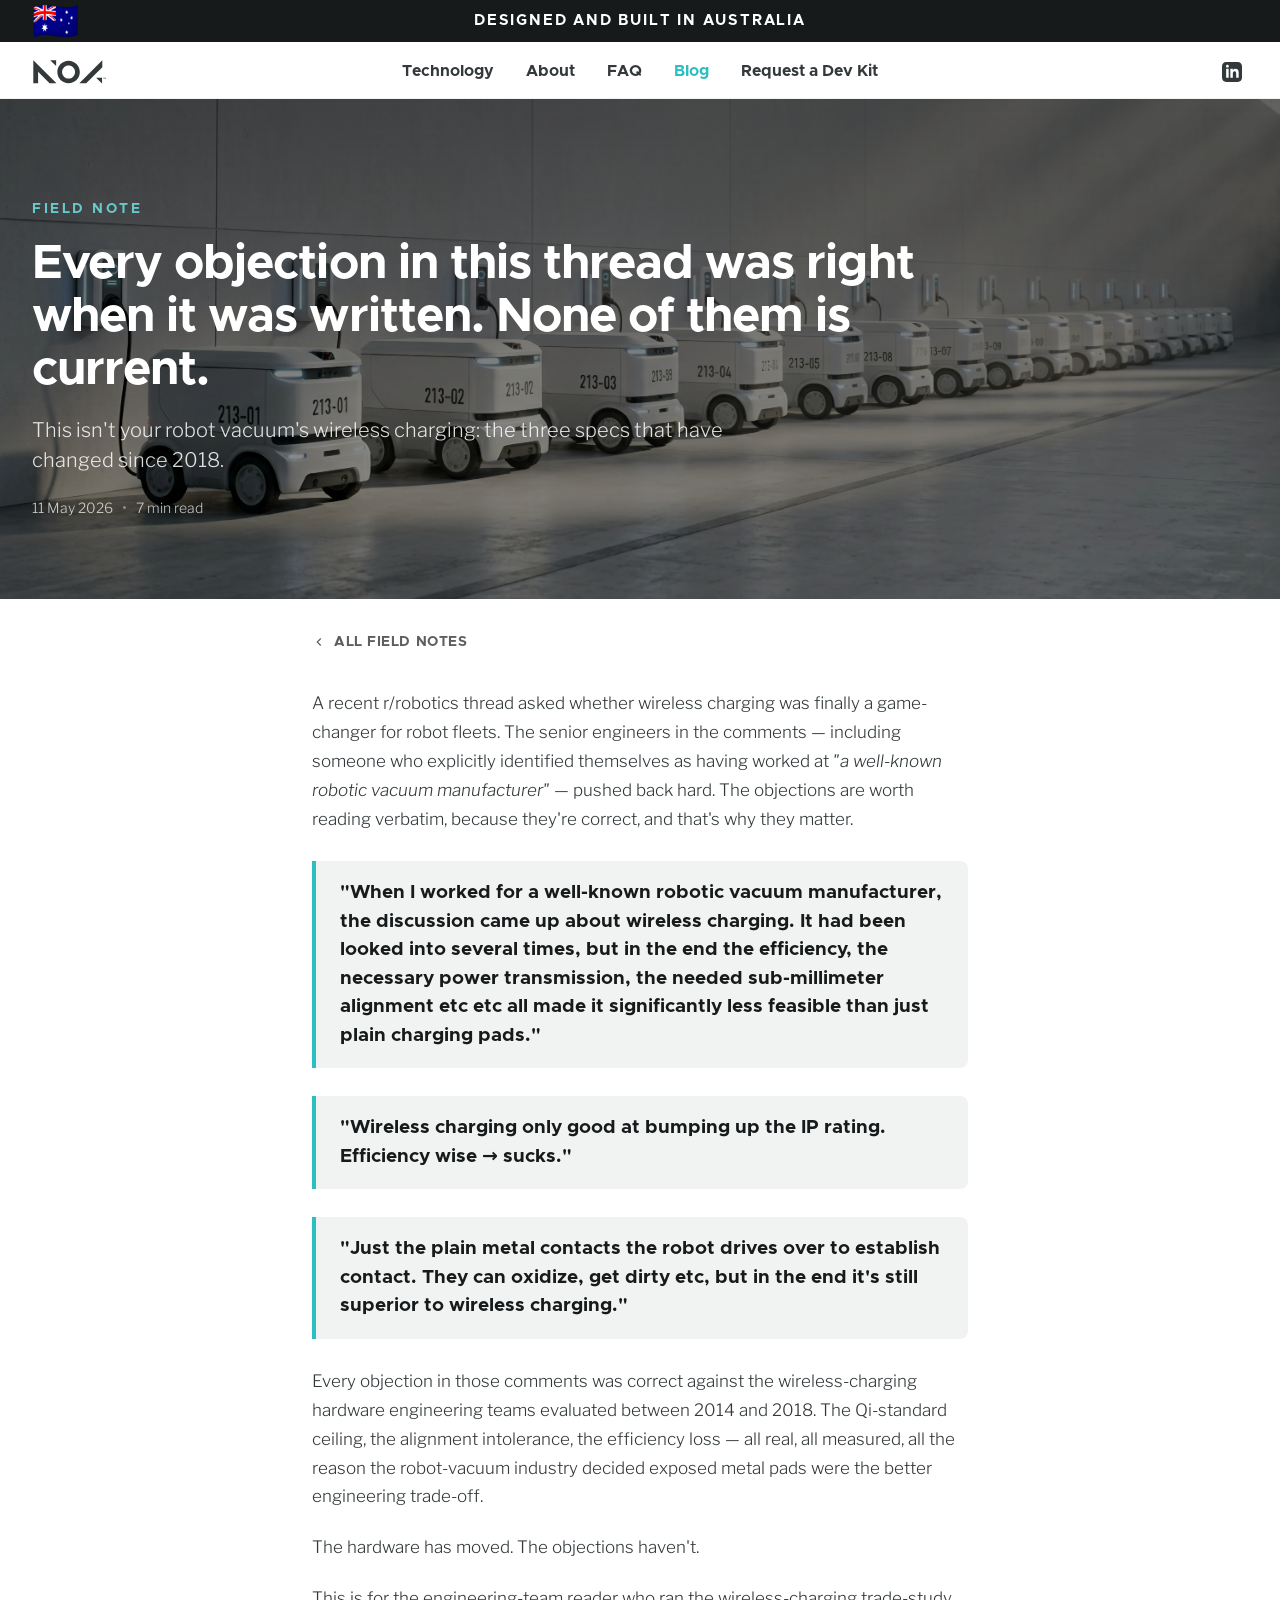
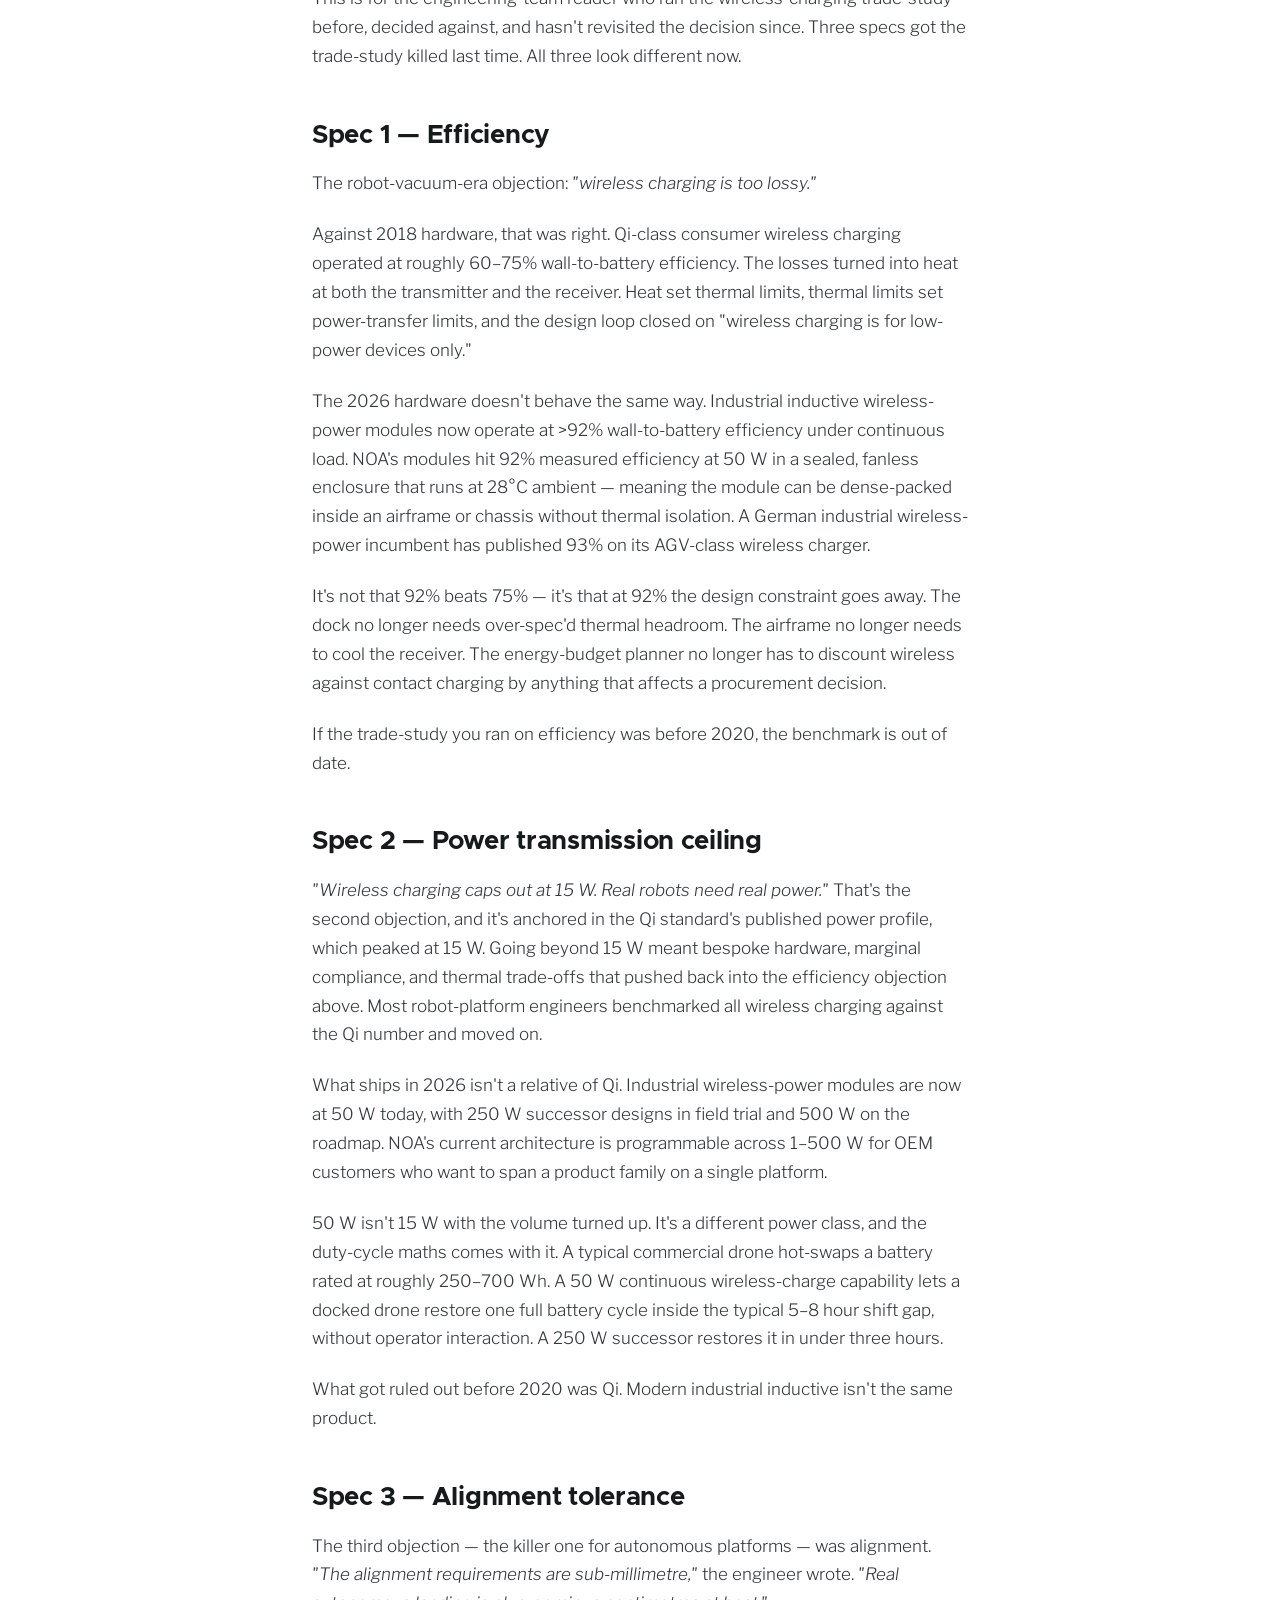
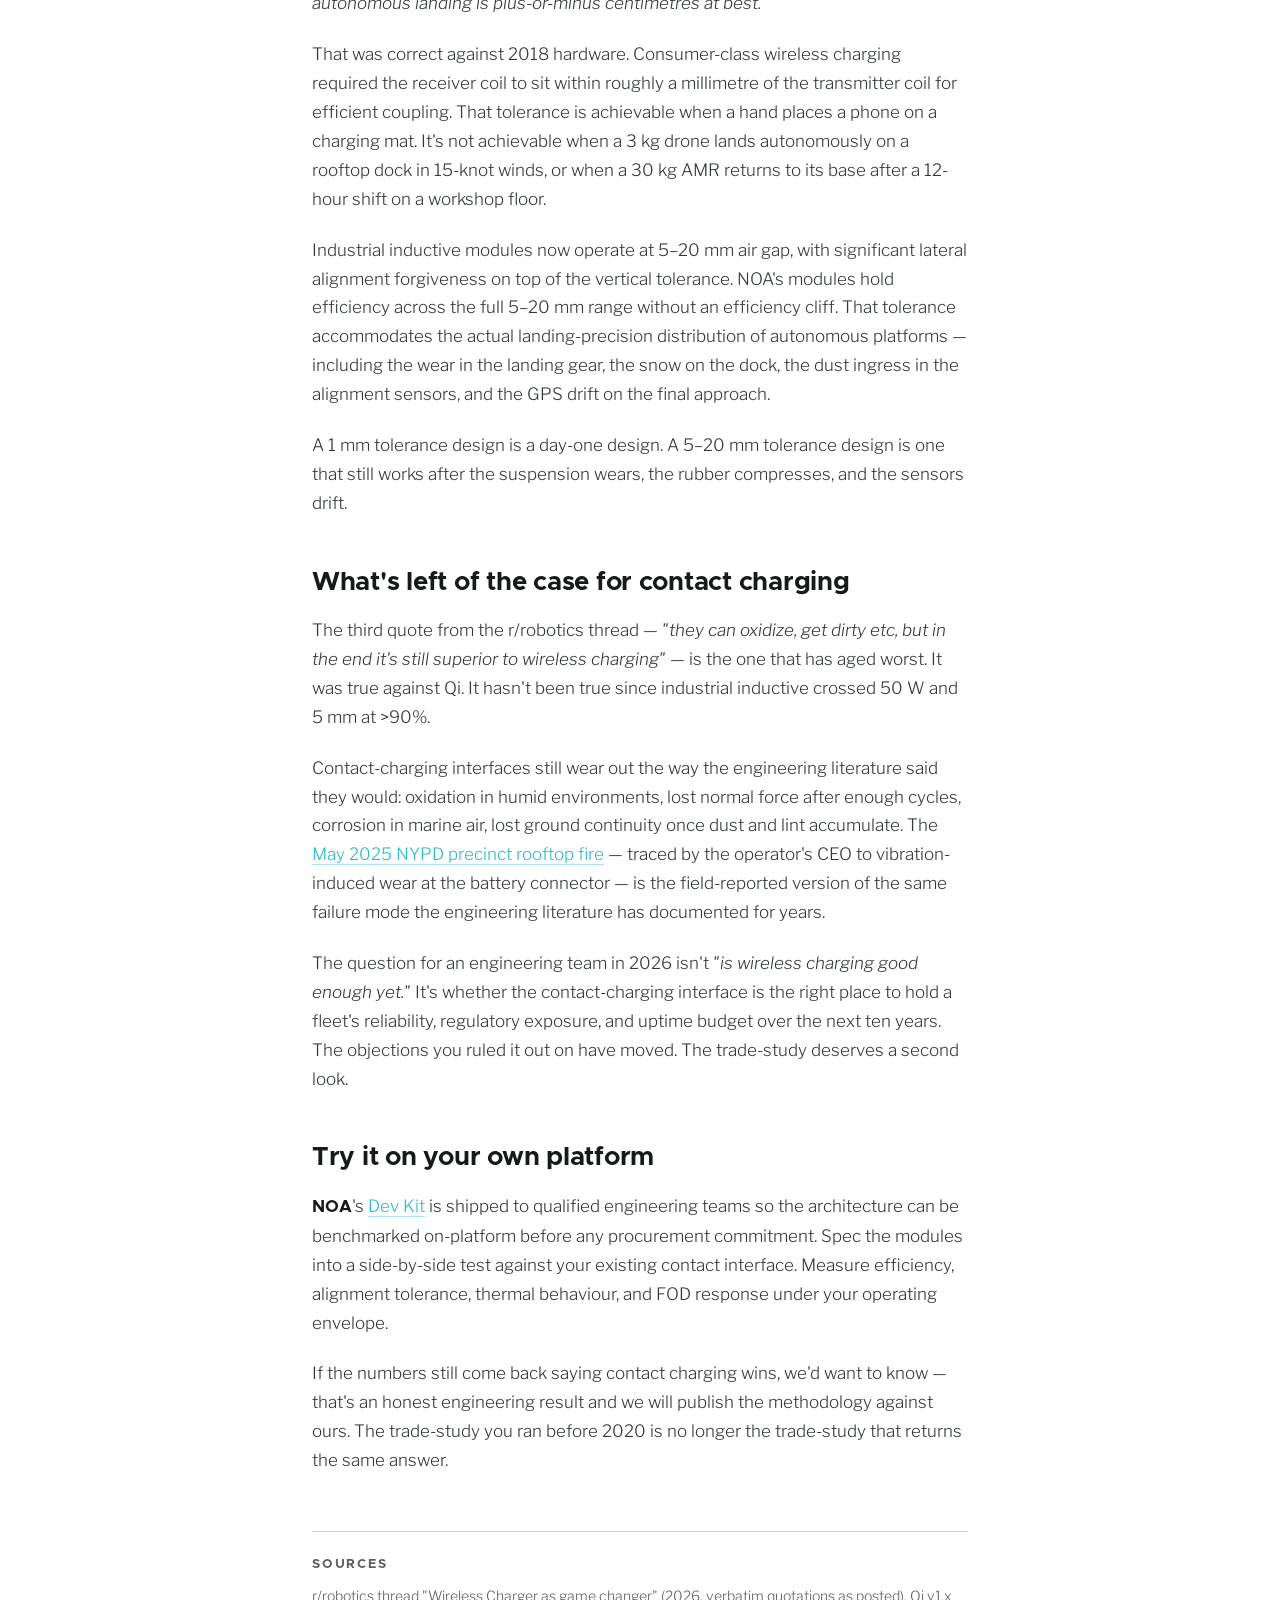
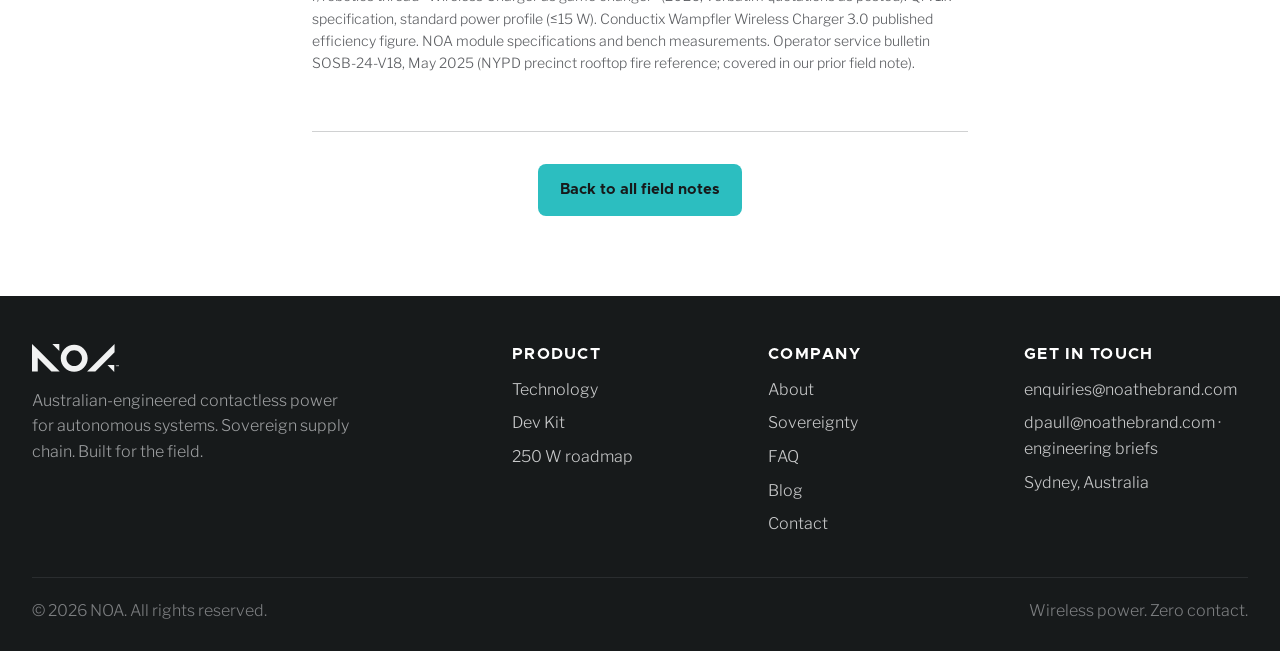
<file: blog/not-your-robot-vacuums-wireless-charging.html>
<!doctype html>
<html lang="en">
<head>
<meta charset="utf-8" />
<meta name="viewport" content="width=device-width, initial-scale=1" />
<title>Every objection in this thread was right when it was written. — NOA Field notes</title>
<meta name="description" content="Three specs killed the wireless-charging trade-study before 2020 — efficiency, power transmission, and alignment. All three have moved since 2018. For the engineering-team reader who ran the trade-study, decided against, and hasn't revisited the decision since." />

<meta property="og:title" content="Every objection in this thread was right when it was written. None of them is current. — NOA" />
<meta property="og:description" content="This isn't your robot vacuum's wireless charging: the three specs that have changed since 2018." />
<meta property="og:type" content="article" />
<meta property="og:image" content="../assets/Wired-Robotswebp.webp" />
<meta name="twitter:card" content="summary_large_image" />
<meta name="twitter:image" content="../assets/Wired-Robotswebp.webp" />
<link rel="icon" type="image/svg+xml" href="../assets/logo.svg" />
<script src="../assets/staging-detect.js"></script>

<link rel="preconnect" href="https://fonts.googleapis.com">
<link rel="preconnect" href="https://fonts.gstatic.com" crossorigin>
<link href="https://fonts.googleapis.com/css2?family=Libre+Franklin:wght@300&display=swap" rel="stylesheet">
<link rel="stylesheet" href="../assets/site.css" />

<style>
/* ============ post page — shared post layout ============ */

/* Per-post hero variant — darker overlay for legibility over busy image */
.page-hero--post-robotvacuum{
  background:
    linear-gradient(rgba(0,0,0,0.62), rgba(0,0,0,0.4)),
    url('../assets/Wired-Robotswebp.webp') center / cover no-repeat;
  min-height: 480px;
  display: flex;
  align-items: center;
}
.page-hero--post-robotvacuum .page-hero__inner{ width: 100%; }

/* Post meta line (date · read time) under hero copy */
.post-meta{
  display: flex;
  align-items: center;
  gap: 10px;
  font-size: 14px;
  color: rgba(255,255,255,0.75);
  margin: 22px 0 0;
}
.post-meta__dot{
  width: 3px;
  height: 3px;
  border-radius: 50%;
  background: rgba(255,255,255,0.4);
}

/* Back link bar */
.post-back{
  max-width: 720px;
  margin: 0 auto;
  padding: 32px 32px 0;
}
.post-back a{
  font-family: var(--font-head);
  font-weight: 700;
  font-size: 14px;
  letter-spacing: 0.04em;
  text-transform: uppercase;
  color: var(--c-mid);
  display: inline-flex;
  align-items: center;
  gap: 8px;
  transition: color 0.15s ease;
}
.post-back a:hover{ color: var(--c-teal); }
.post-back svg{ width: 14px; height: 14px; }

/* Article body — long-form prose */
.post-body{
  max-width: 720px;
  margin: 0 auto;
  padding: 32px 32px 56px;
  font-size: 17px;
  line-height: 1.7;
  color: var(--c-charcoal);
}
.post-body > *:first-child{ margin-top: 0; }
.post-body > *:last-child{ margin-bottom: 0; }
.post-body p{ margin: 0 0 22px; }
.post-body h2{
  font-size: 26px;
  line-height: 1.25;
  margin: 48px 0 18px;
  letter-spacing: -0.01em;
}
.post-body h3{
  font-size: 20px;
  line-height: 1.3;
  margin: 36px 0 14px;
  letter-spacing: -0.005em;
}
.post-body ul,
.post-body ol{
  margin: 0 0 22px;
  padding-left: 24px;
}
.post-body li{ margin-bottom: 10px; }
.post-body blockquote{
  margin: 28px 0;
  padding: 18px 24px;
  border-left: 4px solid var(--c-teal);
  background: var(--c-fog);
  font-family: var(--font-head);
  font-weight: 700;
  font-size: 19px;
  line-height: 1.5;
  color: var(--c-ink);
  border-radius: 0 8px 8px 0;
}
.post-body blockquote p{ margin: 0; }
.post-body a{
  color: var(--c-teal);
  border-bottom: 1px solid rgba(44, 190, 192, 0.4);
}
.post-body a:hover{ border-bottom-color: var(--c-teal); }
.post-body strong{
  font-family: var(--font-head);
  font-weight: 700;
  color: var(--c-ink);
}

/* Sources footnote — small, muted, set apart from the body */
.post-sources{
  max-width: 720px;
  margin: 0 auto;
  padding: 0 32px 56px;
}
.post-sources__inner{
  border-top: 1px solid var(--c-iron);
  padding-top: 24px;
}
.post-sources h4{
  font-family: var(--font-head);
  font-weight: 700;
  font-size: 13px;
  text-transform: uppercase;
  letter-spacing: 0.14em;
  color: var(--c-mid);
  margin: 0 0 12px;
}
.post-sources p{
  font-size: 14px;
  line-height: 1.6;
  color: var(--c-mid);
  margin: 0;
}

/* End-of-post divider + back-to-blog */
.post-end{
  max-width: 720px;
  margin: 0 auto;
  padding: 0 32px 80px;
  text-align: center;
}
.post-end__divider{
  height: 1px;
  background: var(--c-iron);
  margin-bottom: 32px;
}
.post-end .btn{
  width: auto;
  padding: 14px 22px;
  font-size: 15px;
}

@media (max-width: 768px){
  .page-hero--post-robotvacuum{ min-height: 380px; }
  .post-back{ padding: 22px 22px 0; }
  .post-body{ padding: 22px 22px 40px; font-size: 16px; }
  .post-body h2{ font-size: 22px; margin-top: 36px; }
  .post-body h3{ font-size: 18px; margin-top: 28px; }
  .post-body blockquote{ padding: 14px 18px; font-size: 17px; }
  .post-sources{ padding: 0 22px 40px; }
  .post-end{ padding: 0 22px 56px; }
}
</style>
</head>
<body>

<!-- ============ TOPBAR ============ -->
<div class="topbar">
  <div class="ticker" aria-label="Announcements">
    <div class="ticker__inner" id="ticker">
      <span class="ticker__flag" aria-hidden="true">&#127462;&#127482;</span>
      <div class="ticker__item is-active">Designed and built in Australia</div>
      <div class="ticker__item">Sovereign capability for AUKUS partners</div>
    </div>
  </div>
  <header class="site-header">
    <div class="site-header__inner">
      <a href="../index.html" class="site-header__logo" aria-label="NOA home">
        <img src="../assets/logo.svg" alt="NOA" />
      </a>
      <nav class="site-nav" aria-label="Primary">
        <a href="../tech.html">Technology</a>
        <a href="../about.html">About</a>
        <a href="../faq.html">FAQ</a>
        <a href="../blog.html" aria-current="page">Blog</a>
        <a href="../contact.html">Request a Dev Kit</a>
      </nav>
      <div class="site-header__social">
        <a href="https://au.linkedin.com/company/noathebrand" target="_blank" rel="noopener" aria-label="NOA on LinkedIn">
          <svg viewBox="0 0 24 24" aria-hidden="true" fill="currentColor"><path d="M19 0h-14c-2.761 0-5 2.239-5 5v14c0 2.761 2.239 5 5 5h14c2.762 0 5-2.239 5-5v-14c0-2.761-2.238-5-5-5zm-11 19h-3v-11h3v11zm-1.5-12.268c-.966 0-1.75-.79-1.75-1.764s.784-1.764 1.75-1.764 1.75.79 1.75 1.764-.783 1.764-1.75 1.764zm13.5 12.268h-3v-5.604c0-3.368-4-3.113-4 0v5.604h-3v-11h3v1.765c1.396-2.586 7-2.777 7 2.476v6.759z"/></svg>
        </a>
      </div>
    </div>
  </header>
</div>

<!-- ============ PAGE HERO ============ -->
<section class="page-hero page-hero--post-robotvacuum">
  <div class="page-hero__inner">
    <span class="page-hero__eyebrow">Field note</span>
    <h1>Every objection in this thread was right when it was written. None of them is current.</h1>
    <p class="page-hero__sub">This isn't your robot vacuum's wireless charging: the three specs that have changed since 2018.</p>
    <div class="post-meta">
      <span class="post-meta__date">11 May 2026</span>
      <span class="post-meta__dot" aria-hidden="true"></span>
      <span class="post-meta__read">7 min read</span>
    </div>
  </div>
</section>

<!-- ============ BACK LINK ============ -->
<div class="post-back">
  <a href="../blog.html">
    <svg viewBox="0 0 24 24" fill="none" stroke="currentColor" stroke-width="2" aria-hidden="true"><polyline points="15 18 9 12 15 6"/></svg>
    All field notes
  </a>
</div>

<!-- ============ ARTICLE BODY ============ -->
<article class="post-body">

  <p>A recent r/robotics thread asked whether wireless charging was finally a game-changer for robot fleets. The senior engineers in the comments — including someone who explicitly identified themselves as having worked at <em>"a well-known robotic vacuum manufacturer"</em> — pushed back hard. The objections are worth reading verbatim, because they're correct, and that's why they matter.</p>

  <blockquote>
    <p>"When I worked for a well-known robotic vacuum manufacturer, the discussion came up about wireless charging. It had been looked into several times, but in the end the efficiency, the necessary power transmission, the needed sub-millimeter alignment etc etc all made it significantly less feasible than just plain charging pads."</p>
  </blockquote>

  <blockquote>
    <p>"Wireless charging only good at bumping up the IP rating. Efficiency wise &rarr; sucks."</p>
  </blockquote>

  <blockquote>
    <p>"Just the plain metal contacts the robot drives over to establish contact. They can oxidize, get dirty etc, but in the end it's still superior to wireless charging."</p>
  </blockquote>

  <p>Every objection in those comments was correct against the wireless-charging hardware engineering teams evaluated between 2014 and 2018. The Qi-standard ceiling, the alignment intolerance, the efficiency loss — all real, all measured, all the reason the robot-vacuum industry decided exposed metal pads were the better engineering trade-off.</p>

  <p>The hardware has moved. The objections haven't.</p>

  <p>This is for the engineering-team reader who ran the wireless-charging trade-study before, decided against, and hasn't revisited the decision since. Three specs got the trade-study killed last time. All three look different now.</p>

  <h2>Spec 1 &mdash; Efficiency</h2>

  <p>The robot-vacuum-era objection: <em>"wireless charging is too lossy."</em></p>

  <p>Against 2018 hardware, that was right. Qi-class consumer wireless charging operated at roughly 60&ndash;75% wall-to-battery efficiency. The losses turned into heat at both the transmitter and the receiver. Heat set thermal limits, thermal limits set power-transfer limits, and the design loop closed on "wireless charging is for low-power devices only."</p>

  <p>The 2026 hardware doesn't behave the same way. Industrial inductive wireless-power modules now operate at &gt;92% wall-to-battery efficiency under continuous load. NOA's modules hit 92% measured efficiency at 50&nbsp;W in a sealed, fanless enclosure that runs at 28&deg;C ambient — meaning the module can be dense-packed inside an airframe or chassis without thermal isolation. A German industrial wireless-power incumbent has published 93% on its AGV-class wireless charger.</p>

  <p>It's not that 92% beats 75% — it's that at 92% the design constraint goes away. The dock no longer needs over-spec'd thermal headroom. The airframe no longer needs to cool the receiver. The energy-budget planner no longer has to discount wireless against contact charging by anything that affects a procurement decision.</p>

  <p>If the trade-study you ran on efficiency was before 2020, the benchmark is out of date.</p>

  <h2>Spec 2 &mdash; Power transmission ceiling</h2>

  <p><em>"Wireless charging caps out at 15&nbsp;W. Real robots need real power."</em> That's the second objection, and it's anchored in the Qi standard's published power profile, which peaked at 15&nbsp;W. Going beyond 15&nbsp;W meant bespoke hardware, marginal compliance, and thermal trade-offs that pushed back into the efficiency objection above. Most robot-platform engineers benchmarked all wireless charging against the Qi number and moved on.</p>

  <p>What ships in 2026 isn't a relative of Qi. Industrial wireless-power modules are now at 50&nbsp;W today, with 250&nbsp;W successor designs in field trial and 500&nbsp;W on the roadmap. NOA's current architecture is programmable across 1&ndash;500&nbsp;W for OEM customers who want to span a product family on a single platform.</p>

  <p>50&nbsp;W isn't 15&nbsp;W with the volume turned up. It's a different power class, and the duty-cycle maths comes with it. A typical commercial drone hot-swaps a battery rated at roughly 250&ndash;700&nbsp;Wh. A 50&nbsp;W continuous wireless-charge capability lets a docked drone restore one full battery cycle inside the typical 5&ndash;8 hour shift gap, without operator interaction. A 250&nbsp;W successor restores it in under three hours.</p>

  <p>What got ruled out before 2020 was Qi. Modern industrial inductive isn't the same product.</p>

  <h2>Spec 3 &mdash; Alignment tolerance</h2>

  <p>The third objection — the killer one for autonomous platforms — was alignment. <em>"The alignment requirements are sub-millimetre,"</em> the engineer wrote. <em>"Real autonomous landing is plus-or-minus centimetres at best."</em></p>

  <p>That was correct against 2018 hardware. Consumer-class wireless charging required the receiver coil to sit within roughly a millimetre of the transmitter coil for efficient coupling. That tolerance is achievable when a hand places a phone on a charging mat. It's not achievable when a 3&nbsp;kg drone lands autonomously on a rooftop dock in 15-knot winds, or when a 30&nbsp;kg AMR returns to its base after a 12-hour shift on a workshop floor.</p>

  <p>Industrial inductive modules now operate at 5&ndash;20&nbsp;mm air gap, with significant lateral alignment forgiveness on top of the vertical tolerance. NOA's modules hold efficiency across the full 5&ndash;20&nbsp;mm range without an efficiency cliff. That tolerance accommodates the actual landing-precision distribution of autonomous platforms — including the wear in the landing gear, the snow on the dock, the dust ingress in the alignment sensors, and the GPS drift on the final approach.</p>

  <p>A 1&nbsp;mm tolerance design is a day-one design. A 5&ndash;20&nbsp;mm tolerance design is one that still works after the suspension wears, the rubber compresses, and the sensors drift.</p>

  <h2>What's left of the case for contact charging</h2>

  <p>The third quote from the r/robotics thread — <em>"they can oxidize, get dirty etc, but in the end it's still superior to wireless charging"</em> — is the one that has aged worst. It was true against Qi. It hasn't been true since industrial inductive crossed 50&nbsp;W and 5&nbsp;mm at &gt;90%.</p>

  <p>Contact-charging interfaces still wear out the way the engineering literature said they would: oxidation in humid environments, lost normal force after enough cycles, corrosion in marine air, lost ground continuity once dust and lint accumulate. The <a href="brooklyn-drone-fire-first-known.html">May 2025 NYPD precinct rooftop fire</a> — traced by the operator's CEO to vibration-induced wear at the battery connector — is the field-reported version of the same failure mode the engineering literature has documented for years.</p>

  <p>The question for an engineering team in 2026 isn't <em>"is wireless charging good enough yet."</em> It's whether the contact-charging interface is the right place to hold a fleet's reliability, regulatory exposure, and uptime budget over the next ten years. The objections you ruled it out on have moved. The trade-study deserves a second look.</p>

  <h2>Try it on your own platform</h2>

  <p><strong>NOA</strong>'s <a href="../contact.html">Dev Kit</a> is shipped to qualified engineering teams so the architecture can be benchmarked on-platform before any procurement commitment. Spec the modules into a side-by-side test against your existing contact interface. Measure efficiency, alignment tolerance, thermal behaviour, and FOD response under your operating envelope.</p>

  <p>If the numbers still come back saying contact charging wins, we'd want to know — that's an honest engineering result and we will publish the methodology against ours. The trade-study you ran before 2020 is no longer the trade-study that returns the same answer.</p>

</article>

<!-- ============ SOURCES ============ -->
<aside class="post-sources" aria-labelledby="sources-h">
  <div class="post-sources__inner">
    <h4 id="sources-h">Sources</h4>
    <p>r/robotics thread "Wireless Charger as game changer" (2026, verbatim quotations as posted). Qi v1.x specification, standard power profile (&le;15&nbsp;W). Conductix Wampfler Wireless Charger 3.0 published efficiency figure. NOA module specifications and bench measurements. Operator service bulletin SOSB-24-V18, May 2025 (NYPD precinct rooftop fire reference; covered in our prior field note).</p>
  </div>
</aside>

<!-- ============ END OF POST ============ -->
<div class="post-end">
  <div class="post-end__divider" aria-hidden="true"></div>
  <a href="../blog.html" class="btn">Back to all field notes</a>
</div>

<!-- ============ FOOTER ============ -->
<footer class="site-footer">
  <div class="site-footer__inner">
    <div class="site-footer__brand">
      <img src="../assets/NOA-Logo-White.svg" alt="NOA" />
      <p>Australian-engineered contactless power for autonomous systems. Sovereign supply chain. Built for the field.</p>
    </div>
    <div>
      <h4>Product</h4>
      <ul>
        <li><a href="../tech.html">Technology</a></li>
        <li><a href="../contact.html">Dev Kit</a></li>
        <li><a href="../tech.html#roadmap">250&nbsp;W roadmap</a></li>
      </ul>
    </div>
    <div>
      <h4>Company</h4>
      <ul>
        <li><a href="../about.html">About</a></li>
        <li><a href="../about.html#sovereignty">Sovereignty</a></li>
        <li><a href="../faq.html">FAQ</a></li>
        <li><a href="../blog.html">Blog</a></li>
        <li><a href="../contact.html">Contact</a></li>
      </ul>
    </div>
    <div>
      <h4>Get in touch</h4>
      <ul>
        <li><a href="mailto:enquiries@noathebrand.com">enquiries@noathebrand.com</a></li>
        <li><a href="mailto:dpaull@noathebrand.com">dpaull@noathebrand.com</a> &middot; engineering briefs</li>
        <li>Sydney, Australia</li>
      </ul>
    </div>
  </div>
  <div class="site-footer__bottom">
    <span>&copy; 2026 NOA. All rights reserved.</span>
    <span>Wireless power. Zero contact.</span>
  </div>
</footer>

<script>
/* Ticker */
(function(){
  var items = document.querySelectorAll('.ticker__item');
  if(items.length < 2) return;
  var i = 0;
  var paused = false;
  var rail = document.getElementById('ticker');
  if(rail){
    rail.addEventListener('mouseenter', function(){ paused = true; });
    rail.addEventListener('mouseleave', function(){ paused = false; });
  }
  setInterval(function(){
    if(paused) return;
    items[i].classList.remove('is-active');
    i = (i + 1) % items.length;
    items[i].classList.add('is-active');
  }, 5000);
})();
</script>

</body>
</html>
</file>
<file: assets/site.css>
/* ============================================================
   NOA — shared site styles
   Used by index.html, tech.html, about.html, contact.html
   ============================================================ */

@font-face{
  font-family: "Metropolis";
  src: url("fonts/Metropolis-Bold.otf") format("opentype");
  font-weight: 700;
  font-style: normal;
  font-display: swap;
}

:root{
  --c-ink:        #171a1b;
  --c-charcoal:   #33393b;
  --c-mid:        #5c5e62;
  --c-iron:       #d0d1d2;
  --c-mist:       #d4dddd;
  --c-fog:        #f1f2f2;
  --c-paper:      #fcfbfb;
  --c-white:      #ffffff;
  --c-teal:       #2cbec0;
  --c-teal-soft:  #69c9ca;

  --font-head: "Metropolis", system-ui, sans-serif;
  --font-body: "Libre Franklin", system-ui, sans-serif;

  --radius-sm: 4px;
  --radius-md: 8px;

  --container: 1280px;
}

*,*::before,*::after{ box-sizing: border-box; }
html,body{ margin:0; padding:0; }
[hidden]{ display: none !important; }
body{
  font-family: var(--font-body);
  font-weight: 300;
  color: var(--c-charcoal);
  background: var(--c-white);
  -webkit-font-smoothing: antialiased;
  font-size: 16px;
  line-height: 1.6;
}
img{ display:block; max-width:100%; height:auto; }
a{ color: inherit; text-decoration: none; }
button{ font: inherit; }

h1,h2,h3,h4{
  font-family: var(--font-head);
  color: var(--c-ink);
  margin: 0;
  font-weight: 700;
  letter-spacing: -0.01em;
}
h1{ font-size: 38px; line-height: 1.2; }
h2{ font-size: 32px; line-height: 1.25; }
h3{ font-size: 24px; line-height: 1.32; }
h4{ font-size: 16px; line-height: 1.32; }

.eyebrow{
  font-family: var(--font-head);
  font-weight: 700;
  text-transform: uppercase;
  letter-spacing: 0.18em;
  font-size: 16px;
  color: var(--c-charcoal);
}

/* ---------- top bar (ticker + nav) ---------- */
.topbar{ position: sticky; top: 0; z-index: 50; }
.ticker{ background: var(--c-ink); color: #ffffff; }
.ticker__inner{
  position: relative;
  max-width: var(--container);
  margin: 0 auto;
  padding: 0 32px;
  height: 42px;
}
.ticker__item{
  position: absolute;
  inset: 0;
  display: flex;
  align-items: center;
  justify-content: center;
  font-family: var(--font-head);
  font-weight: 700;
  font-size: 15px;
  letter-spacing: 0.12em;
  text-transform: uppercase;
  color: #ffffff;
  opacity: 0;
  transition: opacity 400ms ease;
  pointer-events: none;
  white-space: nowrap;
  text-align: center;
  padding: 0 12px;
}
.ticker__item.is-active{ opacity: 1; }
.ticker__flag{
  position: absolute;
  left: 32px;
  top: 50%;
  transform: translateY(-50%);
  font-size: 38px;
  line-height: 1;
  z-index: 2;
  pointer-events: none;
  font-family: "Apple Color Emoji", "Segoe UI Emoji", "Noto Color Emoji", sans-serif;
}

.site-header{
  background: rgba(255,255,255,0.92);
  backdrop-filter: saturate(140%) blur(8px);
  border-bottom: 1px solid var(--c-fog);
}
.site-header__inner{
  max-width: var(--container);
  margin: 0 auto;
  padding: 14px 32px;
  display: grid;
  grid-template-columns: 1fr auto 1fr;
  align-items: center;
  height: 56px;
}
.site-header__logo{ justify-self: start; display: inline-flex; align-items: center; }
.site-header__logo img{ height: 26px; width: auto; display: block; }
.site-nav{
  justify-self: center;
  display: flex;
  gap: 32px;
  align-items: center;
}
.site-nav a{
  font-family: var(--font-head);
  font-weight: 700;
  font-size: 16px;
  color: var(--c-charcoal);
}
.site-nav a:hover,
.site-nav a[aria-current="page"]{ color: var(--c-teal); }
.site-header__social{
  justify-self: end;
  display: flex;
  align-items: center;
  gap: 14px;
}
.site-header__social a{
  display: inline-flex;
  align-items: center;
  justify-content: center;
  width: 32px;
  height: 32px;
  color: var(--c-charcoal);
  transition: color .15s ease;
}
.site-header__social a:hover{ color: var(--c-teal); }
.site-header__social svg{ width: 20px; height: 20px; display: block; }

/* ---------- buttons ---------- */
.btn{
  display: inline-flex; align-items: center; justify-content: center;
  background: var(--c-teal);
  color: var(--c-ink);
  border: none;
  border-radius: var(--radius-md);
  padding: 14px 18px;
  max-height: 56px;
  font-family: var(--font-head);
  font-weight: 600;
  font-size: 16px;
  cursor: pointer;
  transition: background .15s ease, transform .15s ease;
}
.btn:hover{ background: var(--c-teal-soft); }
.btn:active{ transform: translateY(1px); }
.btn--ghost{
  background: transparent;
  color: var(--c-ink);
  border: none;
}
.btn--ghost:hover{ background: var(--c-fog); }
.btn--inverse{
  background: var(--c-teal);
  color: var(--c-ink);
}

/* ---------- generic page hero (used by tech/about/contact) ---------- */
.page-hero{
  background: var(--c-ink);
  color: #ffffff;
  padding: 96px 32px 80px;
}
.page-hero__inner{ max-width: var(--container); margin: 0 auto; }
.page-hero__eyebrow{
  display: inline-block;
  font-family: var(--font-head);
  font-weight: 700;
  font-size: 14px;
  letter-spacing: 0.18em;
  text-transform: uppercase;
  color: var(--c-teal-soft);
  margin: 0 0 18px;
}
.page-hero h1{
  font-size: 48px;
  line-height: 1.1;
  letter-spacing: -0.02em;
  color: #ffffff;
  margin: 0 0 18px;
  max-width: 920px;
}
.page-hero__sub{
  font-size: 20px;
  line-height: 1.5;
  color: rgba(255,255,255,0.85);
  max-width: 720px;
  margin: 0;
  font-weight: 300;
}

/* About page hero — background image + 20% black overlay */
.page-hero--about{
  background:
    linear-gradient(rgba(0,0,0,0.2), rgba(0,0,0,0.2)),
    url('About Header.webp') right center / cover no-repeat;
}

/* Technology page hero — background image + 20% black overlay */
.page-hero--tech{
  background:
    linear-gradient(rgba(0,0,0,0.2), rgba(0,0,0,0.2)),
    url('Technology-Header.webp') right center / cover no-repeat;
}

/* Contact page hero — background image + 20% black overlay */
.page-hero--contact{
  background:
    linear-gradient(rgba(0,0,0,0.2), rgba(0,0,0,0.2)),
    url('RequestADevKit.webp') right center / cover no-repeat;
}

/* FAQ page hero — background image + 20% black overlay */
.page-hero--faq{
  background:
    linear-gradient(rgba(0,0,0,0.2), rgba(0,0,0,0.2)),
    url('Facts-Questions-Header.webp') right center / cover no-repeat;
}

/* ---------- generic content section ---------- */
.section{ padding: 96px 32px; }
.section--alt{ background: var(--c-fog); }
.section--ink{ background: var(--c-ink); color: #f1f2f2; }
.section--ink h2,
.section--ink h3,
.section--ink h4{ color: #ffffff; }
.section__inner{ max-width: var(--container); margin: 0 auto; }
.section__head{ text-align: center; margin-bottom: 64px; }
.section__head h2{ font-size: 32px; margin-bottom: 12px; }
.section__head p{
  font-size: 16px;
  color: var(--c-mid);
  max-width: 640px;
  margin: 0 auto;
}
.section--ink .section__head p{ color: rgba(255,255,255,0.75); }

/* ---------- footer ---------- */
.site-footer{
  background: var(--c-ink);
  color: #c8c9ca;
  padding: 48px 32px 28px;
}
.site-footer__inner{
  max-width: var(--container);
  margin: 0 auto;
  display: grid;
  grid-template-columns: 2fr 1fr 1fr 1fr;
  gap: 32px;
}
.site-footer h4{
  color: var(--c-white);
  font-size: 16px;
  text-transform: uppercase;
  letter-spacing: 0.08em;
  margin-bottom: 12px;
}
.site-footer ul{ list-style: none; padding: 0; margin: 0; }
.site-footer li{ margin-bottom: 8px; font-size: 16px; }
.site-footer a:hover{ color: var(--c-teal-soft); }
.site-footer__brand img{ height: 28px; margin-bottom: 12px; }
.site-footer__brand p{ font-size: 16px; color: #9b9d9f; max-width: 320px; }
.site-footer__bottom{
  max-width: var(--container);
  margin: 32px auto 0;
  padding-top: 20px;
  border-top: 1px solid #2a2d2f;
  display: flex;
  justify-content: space-between;
  font-size: 16px;
  color: #7c7e80;
}

/* ---------- closer (dark full-bleed CTA, last section before footer) ---------- */
.closer{
  background: var(--c-ink);
  color: #f5f5f5;
  padding: 120px 32px;
  text-align: center;
}
.closer__inner{ max-width: 880px; margin: 0 auto; }
.closer__head{
  font-family: var(--font-head);
  font-weight: 700;
  font-size: 46px;
  line-height: 1.15;
  color: #ffffff;
  margin: 0 0 56px;
  letter-spacing: -0.02em;
}
.closer__head .accent{ color: var(--c-teal); }
.closer__pillars{
  display: flex;
  justify-content: center;
  align-items: stretch;
  gap: 56px;
  margin-bottom: 56px;
}
.closer__pillar{
  text-align: center;
  display: flex;
  flex-direction: column;
  gap: 10px;
}
.closer__pillar-label{
  font-family: var(--font-head);
  font-weight: 700;
  font-size: 16px;
  text-transform: uppercase;
  letter-spacing: 0.12em;
  color: rgba(255,255,255,0.55);
}
.closer__pillar-text{
  font-family: var(--font-head);
  font-weight: 700;
  font-size: 18px;
  color: #ffffff;
}
.closer__divider{
  width: 1px;
  background: rgba(255,255,255,0.18);
}
.closer .btn{
  width: auto;
  padding: 16px 32px;
  font-size: 15px;
}

/* ---------- responsive ---------- */
@media (max-width: 980px){
  .site-footer__inner{ grid-template-columns: 1fr 1fr; }
}
@media (max-width: 768px){
  .closer{ padding: 80px 20px; }
  .closer__head{ font-size: 22px; margin-bottom: 40px; }
  .closer__pillars{ flex-direction: column; gap: 28px; margin-bottom: 40px; }
  .closer__divider{ display: none; }
  .closer__pillar-label{ font-size: 13px; }
  .break-md{ display: none; }
  .section{ padding: 64px 20px; }
  .section__head{ margin-bottom: 40px; }
  .section__head h2{ font-size: 26px; }
  .page-hero{ padding: 64px 20px 56px; }
  .page-hero h1{ font-size: 30px; }
  .page-hero__sub{ font-size: 16px; }
  .eyebrow{ font-size: 14px; }
  .site-nav a{ font-size: 14px; }
  .site-footer h4{ font-size: 14px; }
  .site-footer li{ font-size: 14px; }
  .site-footer__brand p{ font-size: 14px; }
  .site-footer__bottom{ font-size: 12px; flex-wrap: wrap; gap: 8px; }
}
@media (max-width: 600px){
  .ticker{ display: none; }
  .site-header__inner{ padding: 12px 20px; }
  .site-nav{ gap: 14px; }
  .site-nav a:last-child{ display: none; }
}
</file>
